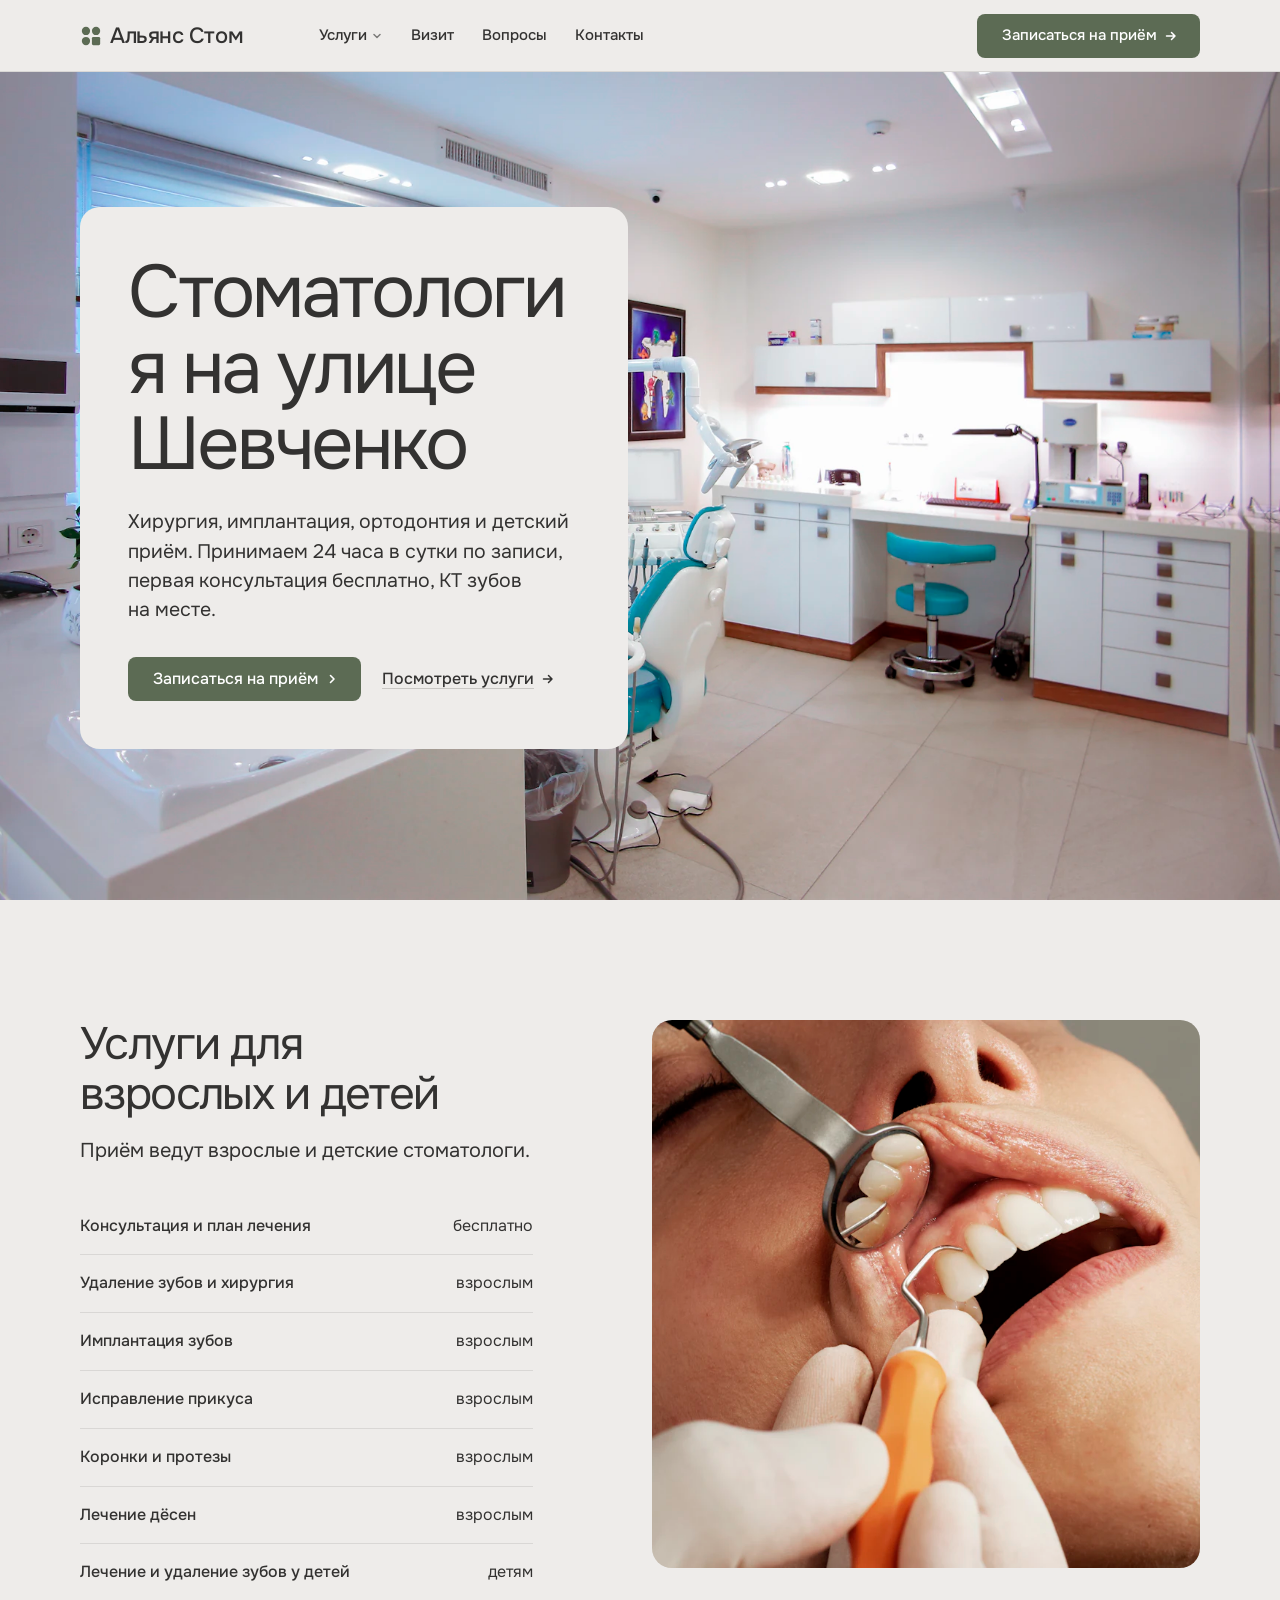
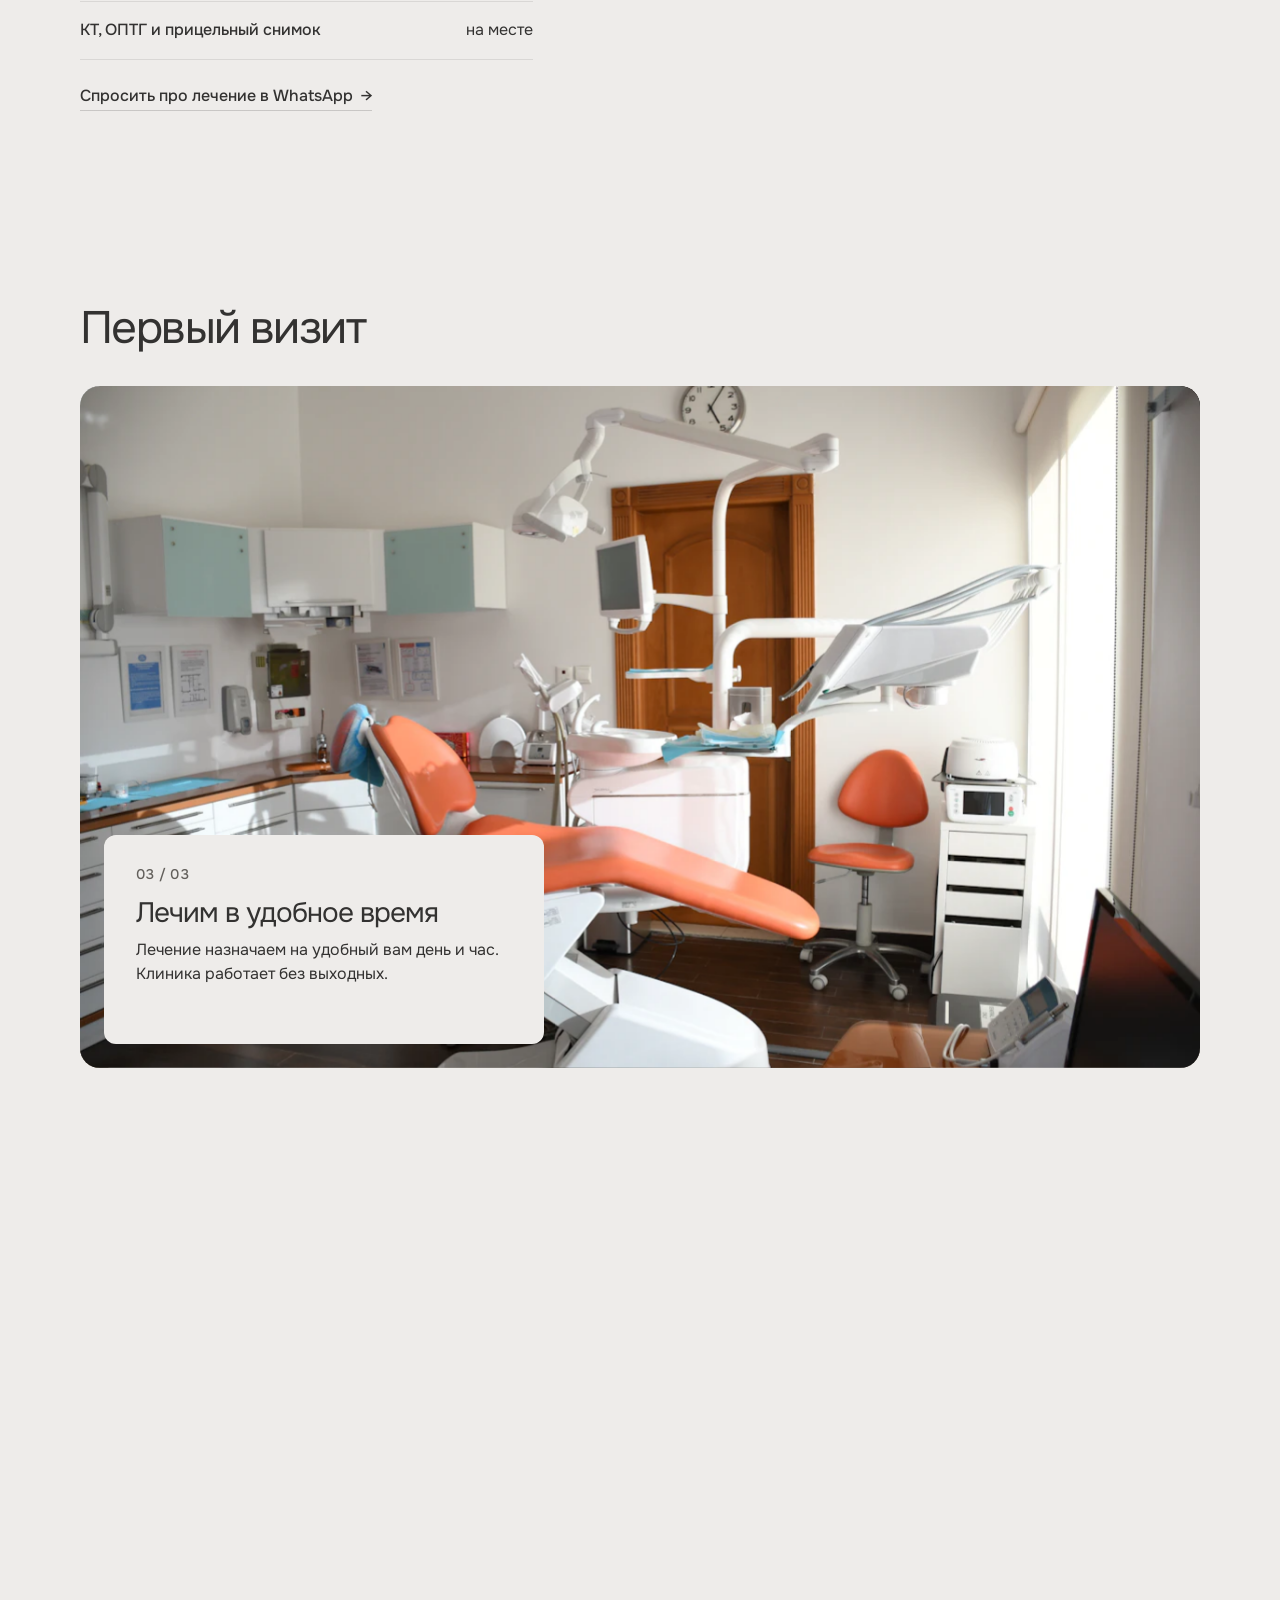
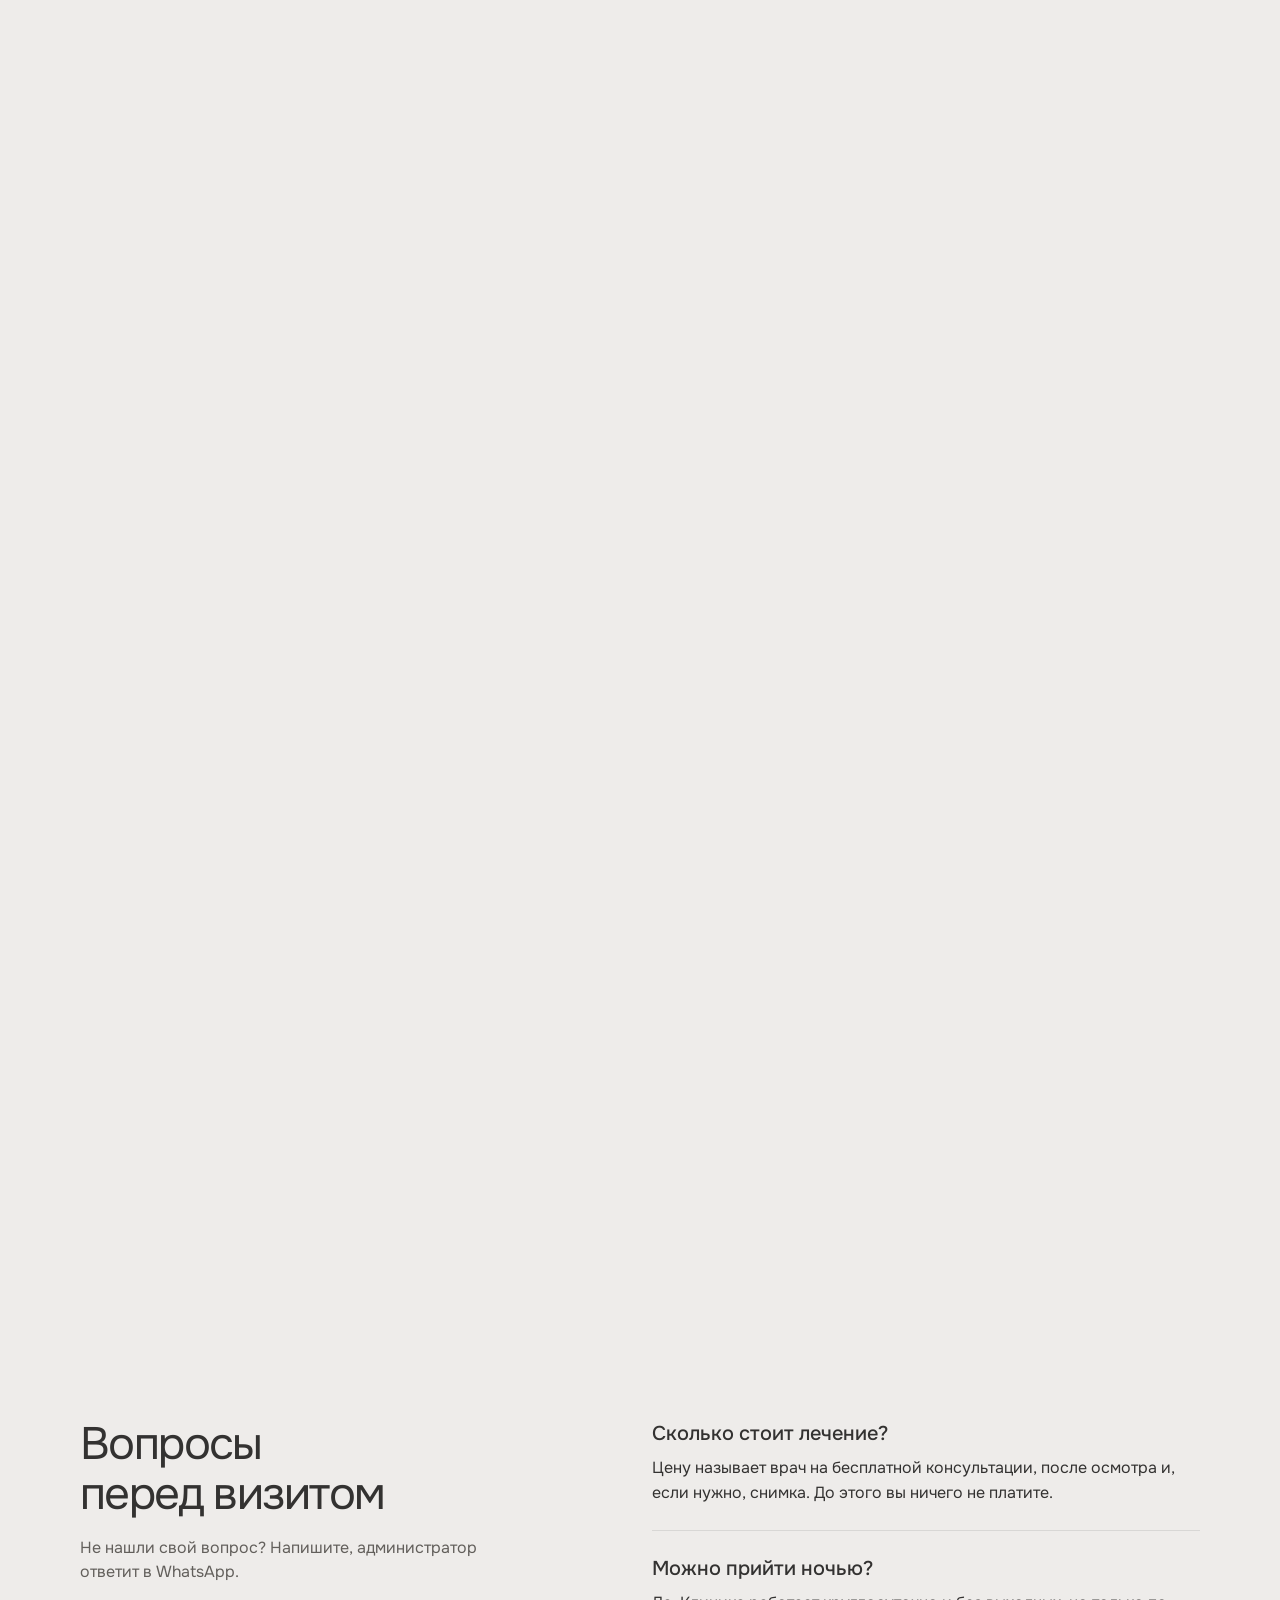
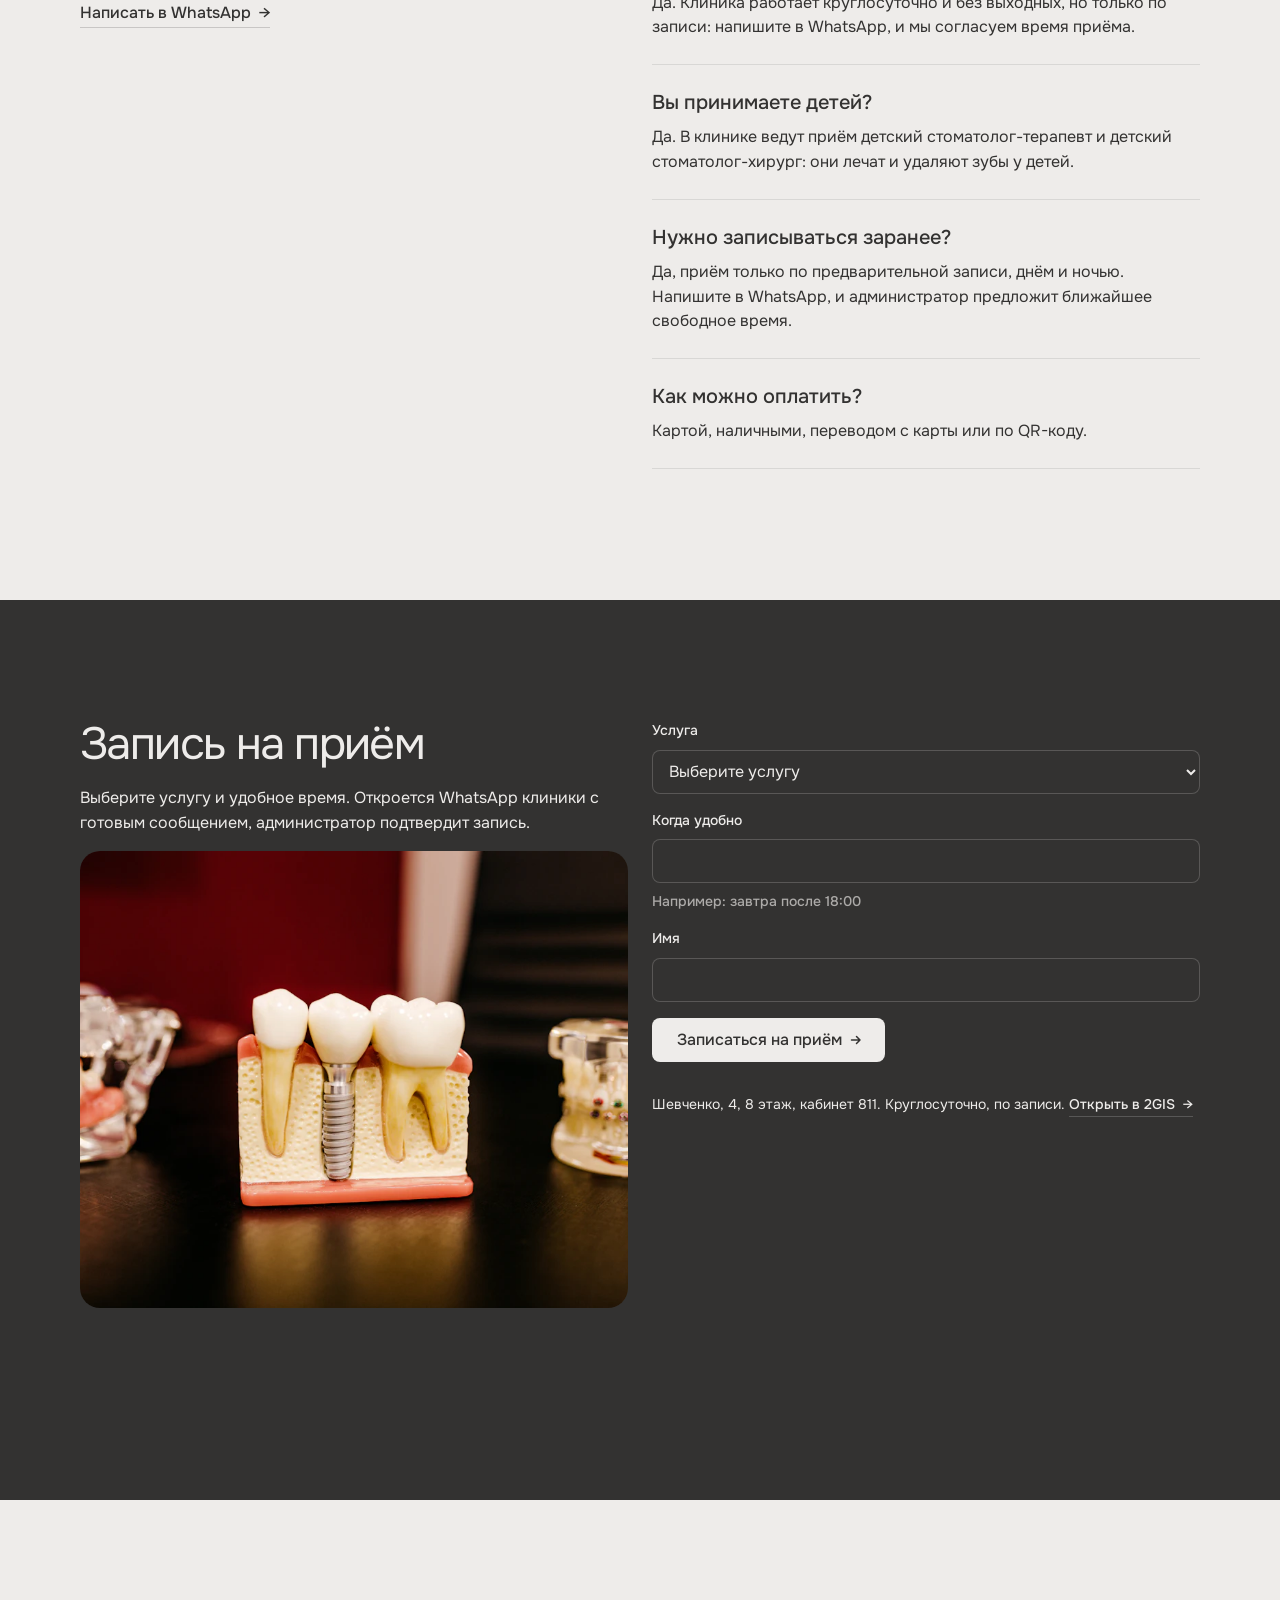
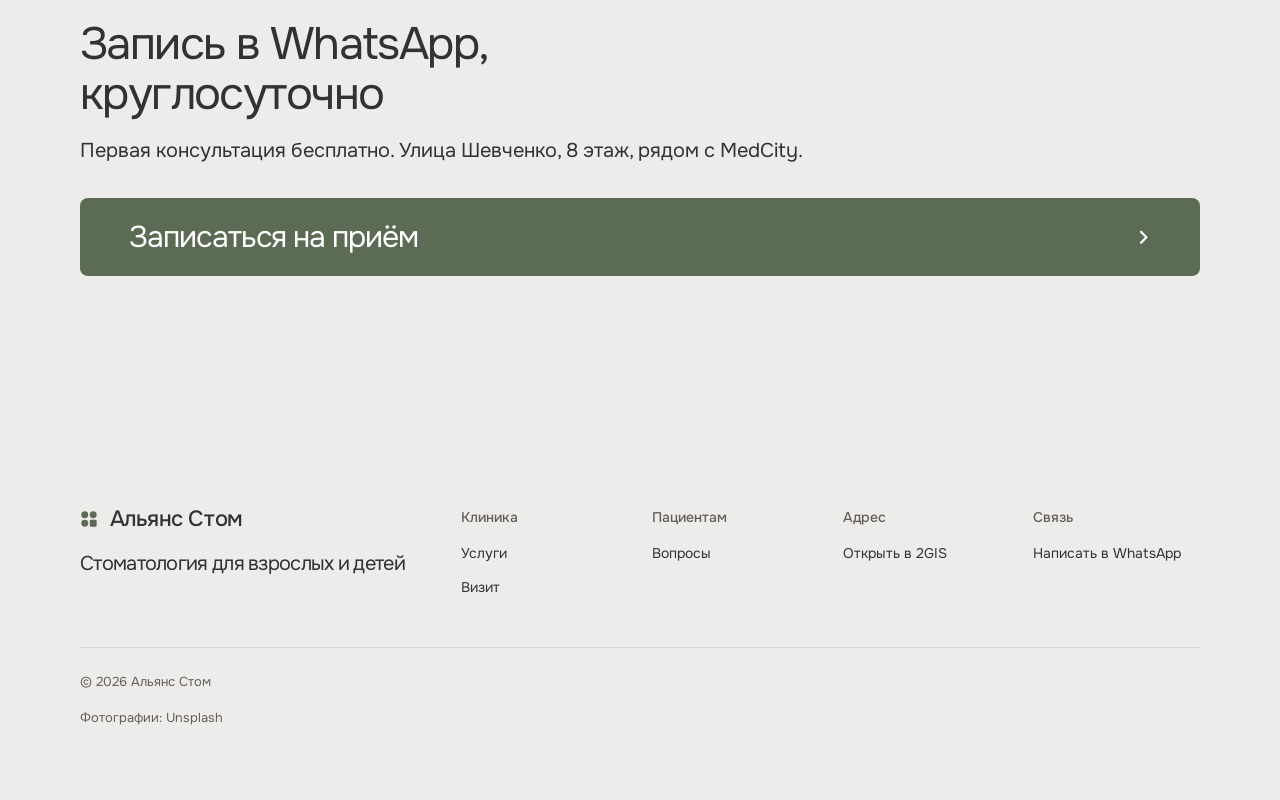
<file: alyans-stom/index.html>
<!doctype html>
<html lang="ru" data-type="service" data-radius="soft" data-buttons="arrow" data-motion>
<head>
<meta charset="utf-8">
<meta name="viewport" content="width=device-width, initial-scale=1, viewport-fit=cover">
<title>Альянс Стом: стоматология на улице Шевченко в Бишкеке</title>
<meta name="description" content="Клиника на 8 этаже рядом с MedCity принимает круглосуточно по записи: хирургия, имплантация, ортодонтия, детский приём и КТ зубов. Первая консультация бесплатно.">
<meta property="og:type" content="website">
<meta property="og:title" content="Альянс Стом: стоматология на улице Шевченко в Бишкеке">
<meta property="og:description" content="Круглосуточно по записи, первая консультация бесплатно, КТ зубов на месте.">
<meta property="og:image" content="share.jpg">
<meta name="twitter:card" content="summary_large_image">
<link rel="icon" href="favicon.svg" type="image/svg+xml">
<meta name="theme-color" content="#eeecea">
<!-- <link rel="canonical" href="https://[домен клиники]/"> -->
<meta name="site-kind" content="other">
<meta name="page-type" content="service">
<link rel="preconnect" href="https://fonts.googleapis.com">
<link rel="preconnect" href="https://fonts.gstatic.com" crossorigin>
<link href="https://fonts.googleapis.com/css2?family=Onest:wght@400..700&display=swap" rel="stylesheet">
<link rel="stylesheet" href="assets/system.css">
<link rel="stylesheet" href="assets/ui/cards.css">
<link rel="stylesheet" href="assets/motion/motion.css">
<link rel="stylesheet" href="assets/layout/layout.css">
<style>
:root {
  --p-bg: #eeecea; --p-surface: #e4e1dd; --p-ink: #333231; --p-muted: #625f5b;
  --p-accent: #5c6b54; --p-accent-ink: #ffffff; --p-action: #5c6b54; --p-action-ink: #ffffff;
  --p-inv-bg: #333231; --p-inv-surface: #3e3d3c; --p-inv-ink: #eeecea; --p-inv-muted: #adaba9;
  --p-inv-accent: #eeecea; --p-inv-accent-ink: #333231; --p-inv-action: #eeecea; --p-inv-action-ink: #333231;
  --font-display: "Onest", system-ui, sans-serif;
  --font-text: "Onest", system-ui, sans-serif;
  --display-weight: 400;
  --display-tracking: -0.035em;
  --display-tracking-xl: -0.04em;
}
</style>
<script>document.documentElement.classList.add('m-enter');setTimeout(()=>document.documentElement.classList.add('m-enter-done'),700)</script>
<script>document.documentElement.classList.add('mo-js');setTimeout(()=>document.documentElement.classList.add('mo-safe'),2500)</script>
<link rel="modulepreload" href="assets/moments/moments.js">
<link rel="modulepreload" href="assets/moments/lib.js">
<link rel="modulepreload" href="assets/moments/photo-chapters/moment.js">
<style>
  #services .services__pic { aspect-ratio: 1 / 1; }
  #services .services__ask { margin-top: var(--s-5); }
  /* the stacked services list and its photograph take two screens at the tablet */
  @media (min-width: 640px) and (max-width: 1023px) {
    #services { --h: 2 }
    /* at rest the chapters stack one a row and take two whole tablet screens */
    main > #first-visit:not(.is-live) { min-height: calc(2 * 100svh) }
    #first-visit:not(.is-live) .mo-ph__list { grid-template-columns: minmax(0, 1fr) }
  }
  @media (max-width: 359px) { footer .btn--xl.btn--wide { font-size: 16px; padding-inline: var(--s-5) } }
  @media (max-width: 639px) {
    #services { --hm: 2 }
    #services .services__pic { aspect-ratio: 4 / 7; }
    #booking .booking__pic, #faq .faq__item--wide { display: none }
    /* at rest (reduced motion) the stacked chapters take two whole phone screens */
    main > #first-visit:not(.is-live) { min-height: calc(2 * 100lvh) }
  }
</style>
</head>
<body>
<!-- type: service (стоматологическая клиника)
     deal: hero photo, nav nav-mega, close close-type, footer footer-columns, rhythm dark-band, buttons arrow, mark dots, grounds none
     palette three-stones: каменный фон и приглушённая олива вместо привычного всем клиникам голубого; type onest (первая пара скилла для услуг с кириллицей)
     moments: photo-chapters в #first-visit -->

<header class="nav">
  <div class="wrap nav__bar">
    <a class="skip-link" href="#top">К содержанию</a>
    <a class="nav__logo" href="#top"><span class="mark" data-mark="dots" aria-hidden="true"></span>Альянс Стом</a>
    <nav class="nav__links" aria-label="Главное меню">
      <div class="nav__item">
        <a class="nav__link" href="#services">Услуги <svg class="chev" viewBox="0 0 12 12" aria-hidden="true"><path d="M3 4.5l3 3 3-3" fill="none" stroke="currentColor" stroke-width="1.5" stroke-linecap="round" stroke-linejoin="round"/></svg></a>
        <div class="nav__menu">
          <div class="wrap grid">
            <div class="menu-col span-3">
              <p class="t-label">Взрослым</p>
              <a href="#svc-consult">Консультация<span>Осмотр и план, бесплатно</span></a>
              <a href="#svc-implant">Имплантация<span>Имплант вместо зуба</span></a>
              <a href="#svc-ortho">Ортодонтия<span>Исправление прикуса</span></a>
            </div>
            <div class="menu-col span-3">
              <p class="t-label">Детям и снимки</p>
              <a href="#svc-kids">Детский приём<span>Терапевт и хирург</span></a>
              <a href="#svc-ct">КТ и снимки<span>КТ, ОПТГ, прицельный</span></a>
            </div>
            <a class="menu-card span-3 start-10" href="#first-visit">
              <div class="panel"><img class="frame__img" src="../img/d-xray.webp" alt="Врач рассматривает рентгеновский снимок зубов" loading="lazy"></div>
              <span class="t-card">КТ на месте</span>
              <span class="t-small muted">Снимок без поездки в центр</span>
            </a>
          </div>
        </div>
      </div>
      <div class="nav__item"><a class="nav__link" href="#first-visit">Визит</a></div>
      <div class="nav__item"><a class="nav__link" href="#faq">Вопросы</a></div>
      <div class="nav__item"><a class="nav__link" href="#contact">Контакты</a></div>
    </nav>
    <div class="nav__actions">
      <a class="btn btn--primary" href="#booking">Записаться на приём</a>
    </div>
    <button class="nav__toggle" type="button" aria-expanded="false" aria-label="Меню">
      <svg width="18" height="18" viewBox="0 0 18 18" aria-hidden="true"><path d="M2 5h14M2 13h14" stroke="currentColor" stroke-width="1.6" stroke-linecap="round"/></svg>
    </button>
  </div>
</header>

<main id="top">
  <section class="hero hero--photo" data-enter data-calm="left" aria-labelledby="hero-h">
    <img class="hero__bg" src="../img/d-hero.webp" alt="Светлый стоматологический кабинет с креслом, рентгеном и рабочим столом врача" style="--ly-pos: 72% 55%; --ly-pos-phone: 62% 60%" fetchpriority="high" data-source="library" data-subject="стоматологический кабинет">
    <div class="wrap"><div class="hero-text">
      <div class="hero__text">
        <h1 id="hero-h">Стоматология на улице Шевченко</h1>
        <p class="hero__lead">Хирургия, имплантация, ортодонтия и детский приём. Принимаем 24 часа в сутки по записи, первая консультация бесплатно, КТ зубов на месте.</p>
        <div class="btn-row"><a class="btn btn--primary" href="#booking">Записаться на приём<svg class="m-arrow" viewBox="0 0 12 12" aria-hidden="true"><path class="m-arrow__stem" d="M1 6h8"/><path class="m-arrow__head" d="M4.5 2.5 8 6l-3.5 3.5"/></svg></a><a class="btn btn--secondary" href="#services">Посмотреть услуги</a></div>
      </div>
    </div></div>
  </section>

  <section class="section" id="services" aria-labelledby="services-h">
    <div class="wrap">
      <div class="grid grid--top fill">
        <div class="span-5">
          <div class="section-head">
            <h2 id="services-h">Услуги для взрослых и детей</h2>
            <p>Приём ведут взрослые и детские стоматологи.</p>
          </div>
          <ul class="rows">
            <li id="svc-consult"><span class="rows__name">Консультация и план лечения</span><span class="rows__value">бесплатно</span></li>
            <li id="svc-surgery"><span class="rows__name">Удаление зубов и хирургия</span><span class="rows__value">взрослым</span></li>
            <li id="svc-implant"><span class="rows__name">Имплантация зубов</span><span class="rows__value">взрослым</span></li>
            <li id="svc-ortho"><span class="rows__name">Исправление прикуса</span><span class="rows__value">взрослым</span></li>
            <li id="svc-prost"><span class="rows__name">Коронки и протезы</span><span class="rows__value">взрослым</span></li>
            <li id="svc-perio"><span class="rows__name">Лечение дёсен</span><span class="rows__value">взрослым</span></li>
            <li id="svc-kids"><span class="rows__name">Лечение и удаление зубов у детей</span><span class="rows__value">детям</span></li>
            <li id="svc-ct"><span class="rows__name">КТ, ОПТГ и прицельный снимок</span><span class="rows__value">на месте</span></li>
          </ul>
          <p class="services__ask"><a class="link" href="https://wa.me/996509141003?text=%D0%97%D0%B4%D1%80%D0%B0%D0%B2%D1%81%D1%82%D0%B2%D1%83%D0%B9%D1%82%D0%B5%2C%20%D1%85%D0%BE%D1%87%D1%83%20%D1%81%D0%BF%D1%80%D0%BE%D1%81%D0%B8%D1%82%D1%8C%20%D0%BF%D1%80%D0%BE%20%D0%BB%D0%B5%D1%87%D0%B5%D0%BD%D0%B8%D0%B5" target="_blank" rel="noopener">Спросить про лечение в WhatsApp</a></p>
        </div>
        <div class="frame frame--photo span-6 start-7 services__pic">
          <img class="frame__img" src="../img/d-exam.webp" alt="Стоматолог осматривает пациентку в кресле" loading="lazy" data-source="library" data-subject="осмотр у стоматолога">
        </div>
      </div>
    </div>
  </section>

  <section class="section" id="first-visit" data-moment="photo-chapters" aria-labelledby="visit-h">
    <div class="wrap mo-ph">
      <div class="mo-ph__head"><h2 id="visit-h">Первый визит</h2></div>
      <ol class="mo-ph__list">
        <li class="mo-ph__ch">
          <figure class="mo-ph__pic"><img src="../img/d-talk.webp" alt="Врач беседует с пациентом перед осмотром" width="1200" height="900"></figure>
          <h3>Осматриваем и объясняем</h3>
          <p>Врач смотрит зубы, слушает, что беспокоит, и говорит, что нужно делать. Консультация бесплатная.</p>
        </li>
        <li class="mo-ph__ch">
          <figure class="mo-ph__pic"><img src="../img/d-xray.webp" alt="Врач рассматривает рентгеновский снимок зубов" width="1000" height="667"></figure>
          <h3>Делаем снимок на месте</h3>
          <p>Прицельный снимок, панорамный ОПТГ или КТ делают здесь же. Ехать в другой центр не нужно.</p>
        </li>
        <li class="mo-ph__ch">
          <figure class="mo-ph__pic"><img src="../img/d-chair.webp" alt="Стоматологическое кресло в кабинете клиники" width="1200" height="800"></figure>
          <h3>Лечим в удобное время</h3>
          <p>Лечение назначаем на удобный вам день и час. Клиника работает без выходных.</p>
        </li>
      </ol>
    </div>
  </section>

  <section class="section" id="faq" aria-labelledby="faq-h">
    <div class="wrap">
      <div class="grid grid--top">
        <div class="span-5 stack-4">
          <h2 id="faq-h">Вопросы перед визитом</h2>
          <p class="muted">Не нашли свой вопрос? Напишите, администратор ответит в WhatsApp.</p>
          <p><a class="link" href="https://wa.me/996509141003?text=%D0%97%D0%B4%D1%80%D0%B0%D0%B2%D1%81%D1%82%D0%B2%D1%83%D0%B9%D1%82%D0%B5%2C%20%D1%83%20%D0%BC%D0%B5%D0%BD%D1%8F%20%D0%B2%D0%BE%D0%BF%D1%80%D0%BE%D1%81" target="_blank" rel="noopener">Написать в WhatsApp</a></p>
        </div>
        <div class="faq span-6 start-7">
          <div class="faq__item"><h3>Сколько стоит лечение?</h3><p>Цену называет врач на бесплатной консультации, после осмотра и, если нужно, снимка. До этого вы ничего не платите.</p></div>
          <div class="faq__item"><h3>Можно прийти ночью?</h3><p>Да. Клиника работает круглосуточно и без выходных, но только по записи: напишите в WhatsApp, и мы согласуем время приёма.</p></div>
          <div class="faq__item"><h3>Вы принимаете детей?</h3><p>Да. В клинике ведут приём детский стоматолог-терапевт и детский стоматолог-хирург: они лечат и удаляют зубы у детей.</p></div>
          <div class="faq__item faq__item--wide"><h3>Нужно записываться заранее?</h3><p>Да, приём только по предварительной записи, днём и ночью. Напишите в WhatsApp, и администратор предложит ближайшее свободное время.</p></div>
          <div class="faq__item"><h3>Как можно оплатить?</h3><p>Картой, наличными, переводом с карты или по QR-коду.</p></div>
        </div>
      </div>
    </div>
  </section>

  <section class="section ground-inverse" id="booking" aria-labelledby="booking-h">
    <div class="wrap">
      <div class="grid grid--top">
        <div class="span-6 stack-4">
          <h2 id="booking-h">Запись на приём</h2>
          <p>Выберите услугу и удобное время. Откроется WhatsApp клиники с готовым сообщением, администратор подтвердит запись.</p>
          <div class="frame frame--photo booking__pic" style="aspect-ratio: 6 / 5">
            <img class="frame__img" src="../img/d-implant.webp" alt="Модель зуба с имплантом в руках врача" loading="lazy" data-source="library" data-subject="имплантация">
          </div>
        </div>
        <div class="span-6 start-7">
          <form class="form" action="https://wa.me/996509141003" method="get" target="_blank" novalidate data-endpoint="" data-fix="Заполните поля: {n}" id="booking-form">
            <input type="hidden" name="text" id="f-text" value="">
            <div class="field field--full"><label for="f-service">Услуга</label>
              <select id="f-service" required aria-describedby="f-service-err">
                <option value="">Выберите услугу</option>
                <option>Консультация</option>
                <option>Хирургия</option>
                <option>Имплантация</option>
                <option>Ортодонтия</option>
                <option>Протезирование</option>
                <option>Пародонтология</option>
                <option>Детский приём</option>
                <option>КТ и снимки</option>
              </select>
              <p class="field__error" id="f-service-err" hidden>Выберите услугу. Если не знаете какую, выберите консультацию.</p></div>
            <div class="field field--full"><label for="f-when">Когда удобно</label>
              <input id="f-when" type="text" autocomplete="off" required aria-describedby="f-when-err f-when-hint">
              <p class="t-small muted" id="f-when-hint">Например: завтра после 18:00</p>
              <p class="field__error" id="f-when-err" hidden>Напишите день и время, когда вам удобно прийти.</p></div>
            <div class="field field--full"><label for="f-name">Имя</label>
              <input id="f-name" type="text" autocomplete="given-name" required minlength="2" aria-describedby="f-name-err">
              <p class="field__error" id="f-name-err" hidden>Напишите, как к вам обращаться.</p></div>
            <div class="btn-row"><button class="btn btn--primary" type="submit">Записаться на приём</button></div>
            <p class="form__status" role="status" data-form-status></p>
            <p class="t-small">Шевченко, 4, 8 этаж, кабинет 811. Круглосуточно, по записи. <a class="link" href="https://2gis.kg/bishkek/firm/70000001051209665" target="_blank" rel="noopener">Открыть в 2GIS</a></p>
          </form>
        </div>
      </div>
    </div>
  </section>
</main>

<footer class="footer closing" id="contact" aria-labelledby="close-h">
  <div class="wrap">
    <div class="closing__cta close--type">
      <div class="section-head">
        <h2 id="close-h">Запись в WhatsApp, круглосуточно</h2>
        <p class="t-small muted">Первая консультация бесплатно. Улица Шевченко, 8 этаж, рядом с MedCity.</p>
      </div>
      <a class="btn btn--primary btn--xl btn--wide" href="#booking">Записаться на приём<svg class="m-arrow" viewBox="0 0 12 12" aria-hidden="true"><path class="m-arrow__stem" d="M1 6h8"/><path class="m-arrow__head" d="M4.5 2.5 8 6l-3.5 3.5"/></svg></a>
    </div>
    <div class="closing__links">
      <div class="grid">
        <div class="span-4 stack-4">
          <a class="nav__logo" href="#top"><span class="mark" data-mark="dots" aria-hidden="true"></span>Альянс Стом</a>
          <p class="footer__lede">Стоматология для взрослых и детей</p>
        </div>
        <div class="span-2 footer__col"><h3>Клиника</h3><ul><li><a href="#services">Услуги</a></li><li><a href="#first-visit">Визит</a></li></ul></div>
        <div class="span-2 footer__col"><h3>Пациентам</h3><ul><li><a href="#faq">Вопросы</a></li></ul></div>
        <div class="span-2 footer__col"><h3>Адрес</h3><ul><li><a href="https://2gis.kg/bishkek/firm/70000001051209665" target="_blank" rel="noopener">Открыть в 2GIS</a></li></ul></div>
        <div class="span-2 footer__col"><h3>Связь</h3><ul><li><a href="https://wa.me/996509141003?text=%D0%97%D0%B4%D1%80%D0%B0%D0%B2%D1%81%D1%82%D0%B2%D1%83%D0%B9%D1%82%D0%B5%2C%20%D1%83%20%D0%BC%D0%B5%D0%BD%D1%8F%20%D0%B2%D0%BE%D0%BF%D1%80%D0%BE%D1%81" target="_blank" rel="noopener">Написать в WhatsApp</a></li></ul></div>
      </div>
      <div class="footer__legal">
        <span>&copy; 2026 Альянс Стом</span>
        <div class="socials"></div>
        <span class="credits">Фотографии: Unsplash</span>
      </div>
    </div>
  </div>
</footer>

<nav class="actionbar" aria-label="Быстрые действия">
  <a class="btn btn--primary" href="#booking">Записаться на приём</a>
</nav>

<script>
document.getElementById('booking-form').addEventListener('submit', function () {
  var v = function (id) { return document.getElementById(id).value.trim(); };
  document.getElementById('f-text').value = 'Здравствуйте! Хочу записаться в Альянс Стом.\nУслуга: ' + v('f-service') + '\nКогда удобно: ' + v('f-when') + '\nИмя: ' + v('f-name');
}, true);
</script>
<script type="module" src="assets/system.js"></script>
<script type="module" src="assets/motion/motion.js"></script>
<script type="module" src="assets/layout/layout.js"></script>
</body>
</html>
</file>
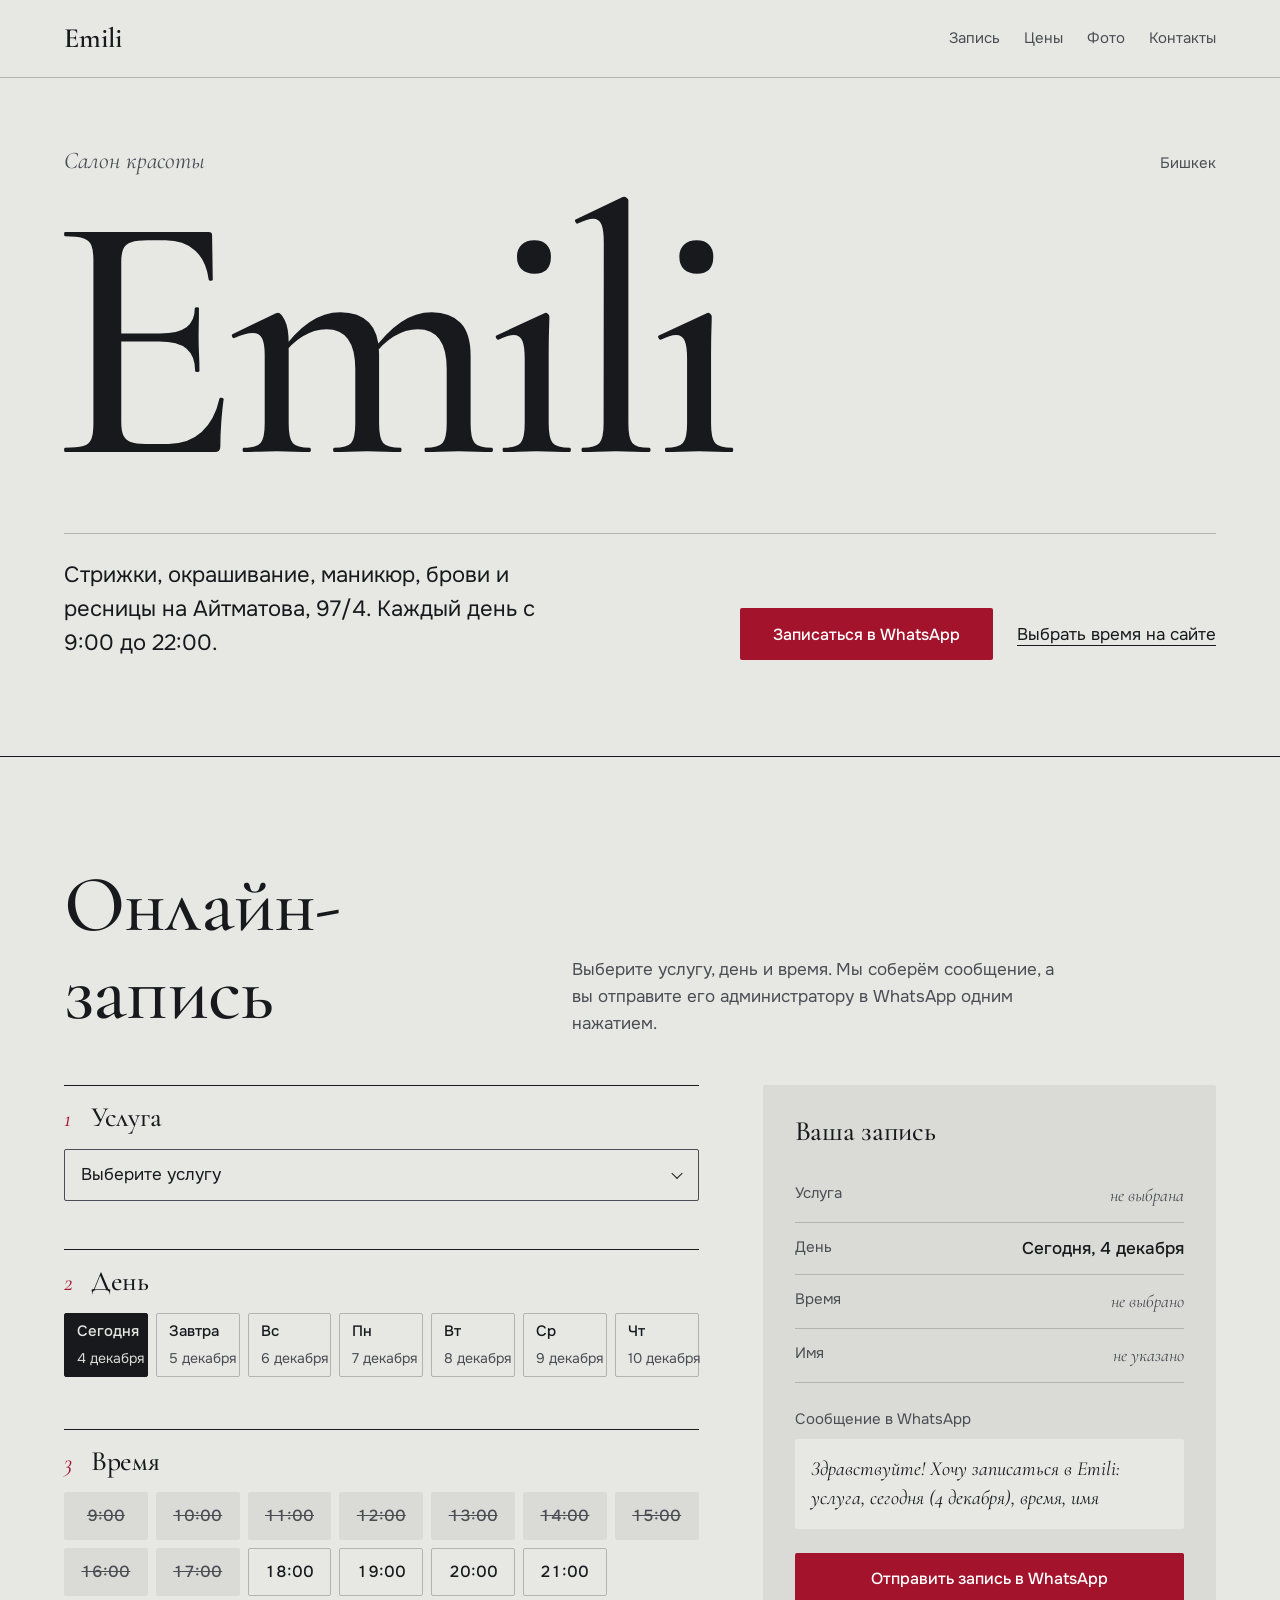
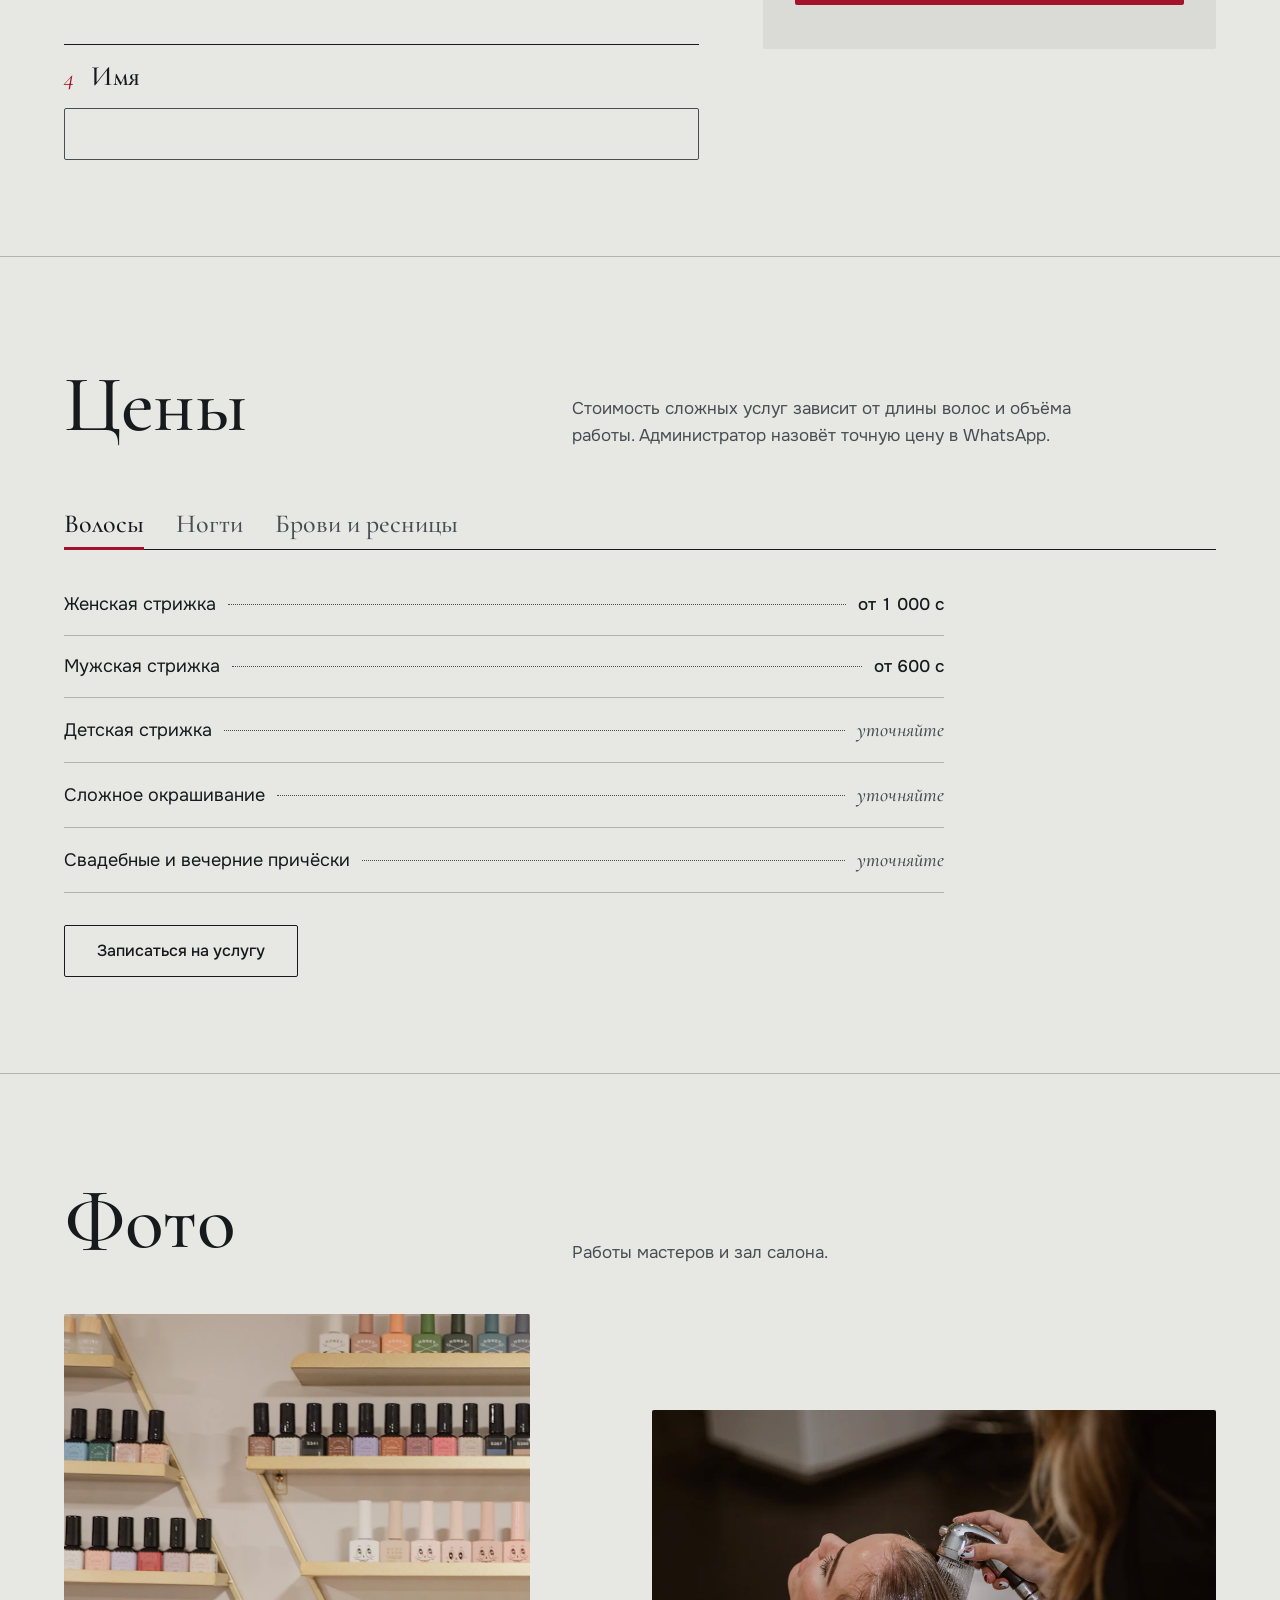
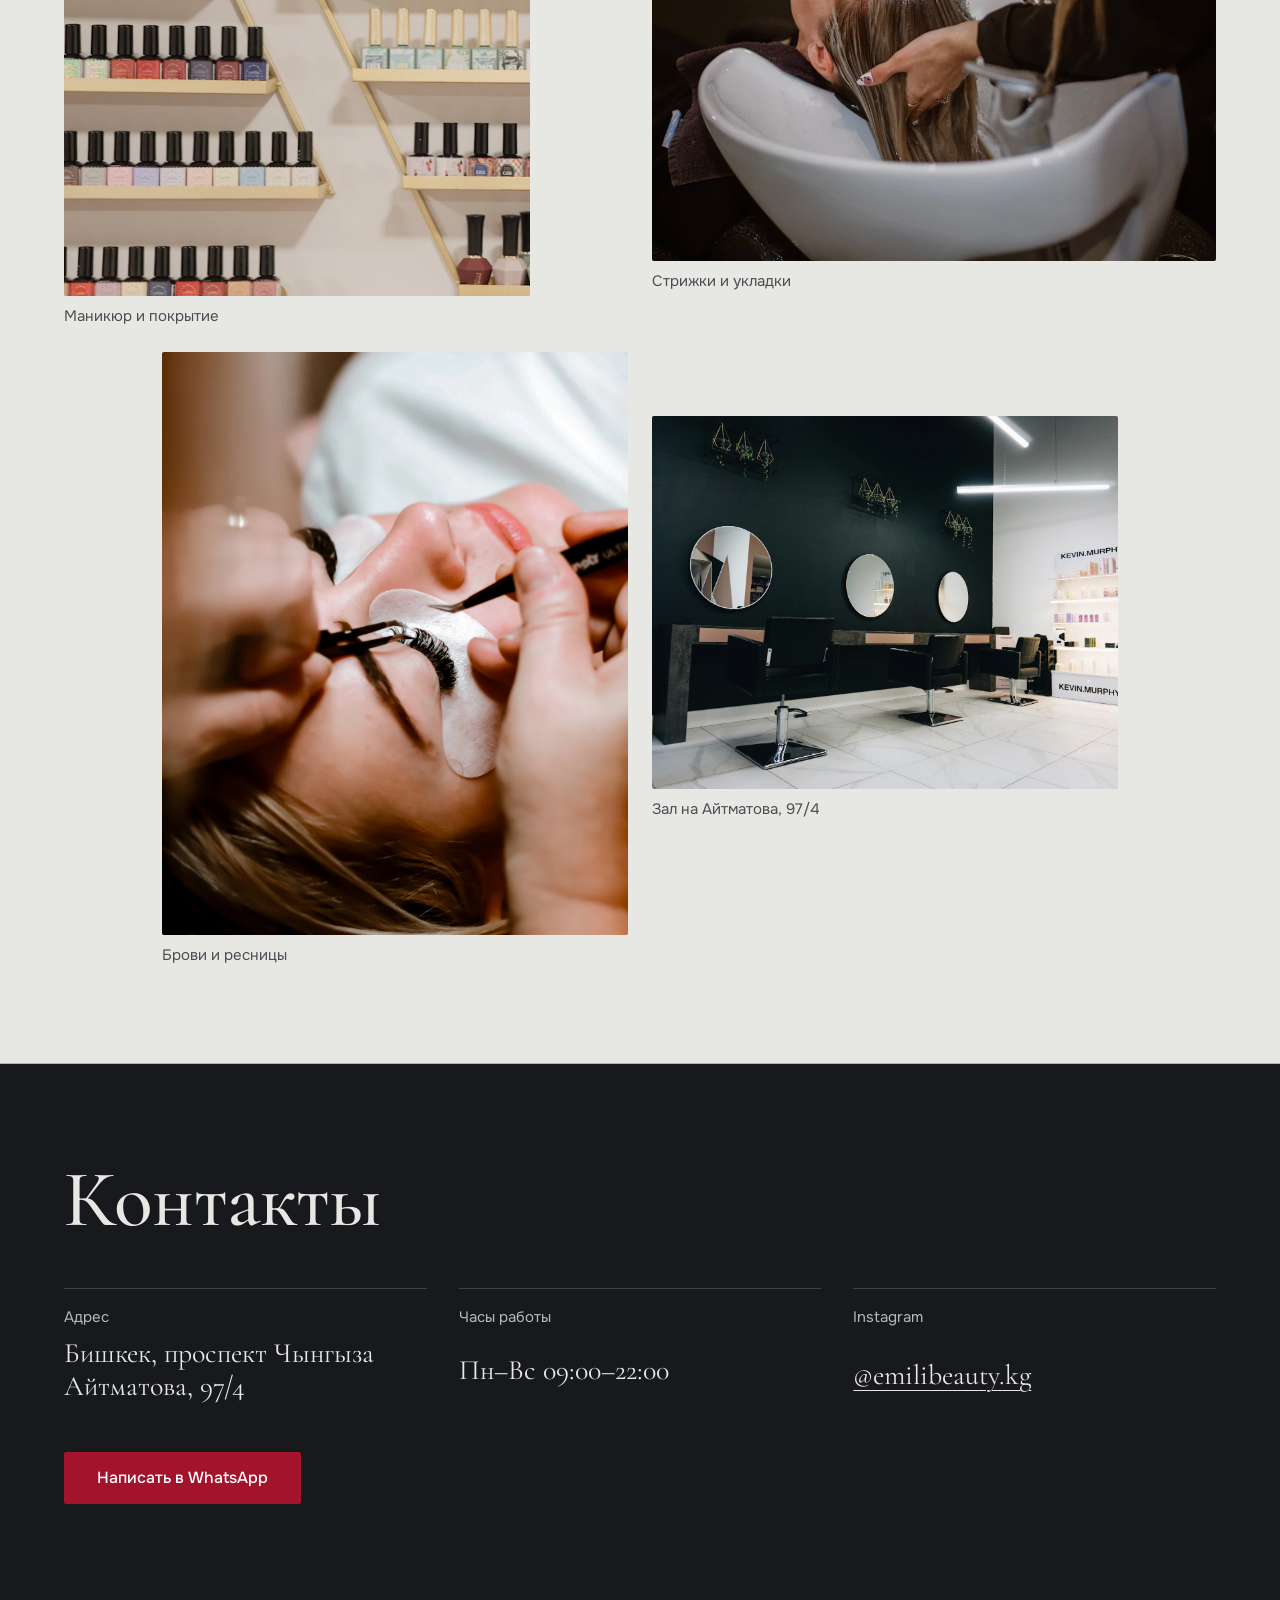
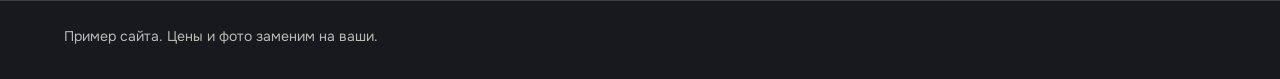
<file: emili/index.html>
<!doctype html>
<html lang="ru">
<head>
<meta charset="utf-8">
<meta name="viewport" content="width=device-width, initial-scale=1">
<title>Emili, салон красоты в Бишкеке. Онлайн-запись</title>
<meta name="description" content="Салон красоты Emili на Айтматова, 97/4. Стрижки, окрашивание, маникюр, брови и ресницы. Каждый день с 9:00 до 22:00. Запись в WhatsApp.">
<link rel="preconnect" href="https://fonts.googleapis.com">
<link rel="preconnect" href="https://fonts.gstatic.com" crossorigin>
<link href="https://fonts.googleapis.com/css2?family=Cormorant+Garamond:ital,wght@0,400;0,500;0,600;1,400;1,500&family=Onest:wght@400;500;600&display=swap&subset=cyrillic" rel="stylesheet">
<style>
/* OD-LAYOUT-PRIMITIVES v1 : structure only: display, flex/grid, overflow, wrapping, ratio, geometry.
   Put this @layer first; product CSS outside the layer wins ordinary layout rules.
   Native hidden and closed-dialog states take precedence over component display rules. */
@layer od-layout {
  [hidden]:not([hidden="until-found" i]) { display: none !important; }
  dialog:not([open]) { display: none !important; }

  :where(.od-stack,.od-row,.od-row-top,.od-cluster,.od-grid,.od-field,.od-stat,.od-cell,.od-tile) > :where(*) { min-width: 0; }

  .od-stack   { display: flex; flex-direction: column; gap: var(--od-gap, 8px); }
  .od-row     { display: flex; align-items: center; gap: var(--od-gap, 8px); }
  .od-row-top { display: flex; align-items: flex-start; gap: var(--od-gap, 8px); }
  .od-cluster { display: flex; flex-wrap: wrap; align-items: center; gap: var(--od-gap, 8px); }
  .od-fill    { flex: 1 1 0; min-width: 0; }
  .od-fixed   { flex: none; }
  .od-grid    { display: grid; gap: var(--od-gap, 12px); grid-template-columns: repeat(var(--od-cols, 3), minmax(0, 1fr)); }

  .od-stat, .od-field, .od-cell { display: grid; gap: var(--od-gap, 2px); }
  :where(.od-stat,.od-field,.od-cell) > :where(*) { display: block; }
  .od-tile { display: grid; grid-template-rows: auto 1fr; }
  :where(.od-tile) > :where(*) { display: block; }

  .od-media { display: block; width: 100%; height: auto; aspect-ratio: var(--od-ratio, auto); }
  .od-media-cover { object-fit: cover; }

  .od-icon { display: inline-block; inline-size: var(--od-icon-size, 1em); block-size: var(--od-icon-size, 1em); flex: none; }

  .od-truncate { display: block; max-width: 100%; overflow: hidden; white-space: nowrap; text-overflow: ellipsis; }
  .od-clamp-2, .od-clamp-3 { display: -webkit-box; -webkit-box-orient: vertical; overflow: hidden; overflow-wrap: anywhere; }
  .od-clamp-2 { -webkit-line-clamp: 2; }
  .od-clamp-3 { -webkit-line-clamp: 3; }
  .od-lines-2 { min-height: calc(2 * 1.4em); }
  .od-nowrap  { white-space: nowrap; }
  .od-keep    { word-break: keep-all; overflow-wrap: anywhere; }

  .od-screen { display: grid; grid-template-rows: auto minmax(0, 1fr) auto; height: 100%; }
  .od-scroll { overflow-y: auto; overscroll-behavior: contain; min-height: 0; }

  .od-rail { display: flex; gap: var(--od-gap, 8px); overflow-x: auto; scroll-snap-type: x proximity; scrollbar-width: none;
             padding-inline: var(--od-rail-pad, 16px); scroll-padding-inline: var(--od-rail-pad, 16px); }
  .od-rail::-webkit-scrollbar { display: none; }
  :where(.od-rail) > :where(*) { flex: none; scroll-snap-align: start; }
  :where(.od-rail) > :where(:last-child) { margin-inline-end: var(--od-rail-pad, 16px); }

  .od-spacer { flex: none; visibility: hidden; pointer-events: none; }
  .od-touch  { min-width: 44px; min-height: 44px; }
}
:root [hidden]:where(:not([hidden="until-found" i])) { display: none; }
/* /OD-LAYOUT-PRIMITIVES v1 */

:root {
  /* бумага и чернила */
  --paper: #E7E7E4;
  --paper-2: #DADAD6;
  --paper-3: #CFCFCA;
  --ink: #17191D;
  --ink-2: #4A4D53;
  --rule: #B4B4AE;
  --lacquer: #A3132B;
  --lacquer-dark: #7F0E21;
  --on-lacquer: #FFFFFF;

  --serif: "Cormorant Garamond", "Times New Roman", serif;
  --sans: "Onest", system-ui, -apple-system, "Segoe UI", sans-serif;

  --fs-body: 1.0625rem;   /* 17px */
  --fs-small: 0.9375rem;  /* 15px */
  --fs-lead: 1.25rem;
  --fs-h3: 1.75rem;
  --fs-h2: clamp(2.75rem, 7vw, 5rem);
  --fs-hero: clamp(6.5rem, 33vw, 22rem);

  --s1: 4px; --s2: 8px; --s3: 12px; --s4: 16px; --s5: 24px; --s6: 32px;
  --s7: 48px; --s8: 64px; --s9: 96px; --s10: 128px;

  --page-pad: clamp(20px, 5vw, 64px);
  --max: 1280px;
  --radius: 2px;

  --dur: 200ms;
  --ease-out: cubic-bezier(.2,.7,.2,1);
}

*, *::before, *::after { box-sizing: border-box; }
html { -webkit-text-size-adjust: 100%; scroll-behavior: smooth; }
body {
  margin: 0;
  background: var(--paper);
  color: var(--ink);
  font-family: var(--sans);
  font-size: var(--fs-body);
  line-height: 1.6;
  overflow-x: clip;
  -webkit-font-smoothing: antialiased;
}
img { max-width: 100%; }
a { color: inherit; }
p { margin: 0; }
h1, h2, h3 { margin: 0; font-family: var(--serif); font-weight: 500; line-height: 1; letter-spacing: -0.01em; }

:focus-visible { outline: 2px solid var(--lacquer); outline-offset: 3px; }

.wrap { width: 100%; max-width: var(--max); margin-inline: auto; padding-inline: var(--page-pad); }

.skip {
  position: absolute; left: var(--s4); top: var(--s4);
  padding: var(--s3) var(--s4); background: var(--ink); color: var(--paper);
  transform: translateY(-200%);
}
.skip:focus { transform: none; }

/* кнопки */
.btn {
  max-width: 100%;
  display: inline-flex; align-items: center; justify-content: center;
  min-height: 52px; padding: 0 var(--s6);
  border: 1px solid transparent; border-radius: var(--radius);
  font: 500 1rem/1.2 var(--sans); text-decoration: none; text-align: center;
  cursor: pointer;
  transition: background-color var(--dur) var(--ease-out), color var(--dur) var(--ease-out), border-color var(--dur) var(--ease-out);
}
.btn-primary { background: var(--lacquer); color: var(--on-lacquer); }
.btn-ghost { background: transparent; color: var(--ink); border-color: var(--ink); }
@media (hover: hover) {
  .btn-primary:hover { background: var(--lacquer-dark); color: var(--on-lacquer); }
  .btn-ghost:hover { background: var(--ink); color: var(--paper); }
}
.btn:disabled { background: var(--paper-3); color: var(--ink-2); cursor: not-allowed; }

.text-link {
  display: inline-flex; align-items: center; min-height: 44px;
  color: var(--ink); text-decoration: underline; text-decoration-thickness: 1px; text-underline-offset: 5px;
}
@media (hover: hover) { .text-link:hover { color: var(--lacquer); } }

/* шапка */
.masthead {
  display: flex; align-items: center; justify-content: space-between; gap: var(--s4);
  padding-block: var(--s4);
  border-bottom: 1px solid var(--rule);
}
.masthead .brand { font-family: var(--serif); font-size: 1.75rem; font-weight: 600; text-decoration: none; min-height: 44px; display: inline-flex; align-items: center; }
.masthead nav ul { list-style: none; margin: 0; padding: 0; display: flex; gap: var(--s5); }
.masthead nav a { display: inline-flex; align-items: center; min-height: 44px; font-size: var(--fs-small); text-decoration: none; color: var(--ink-2); }
@media (hover: hover) { .masthead nav a:hover { color: var(--ink); text-decoration: underline; text-underline-offset: 5px; } }
.masthead .nav-wide { display: none; }
@media (min-width: 768px) { .masthead .nav-wide { display: block; } .masthead .nav-short { display: none; } }

/* первый экран */
.hero { padding-block: var(--s7) var(--s8); border-bottom: 1px solid var(--ink); }
.hero-kicker {
  display: flex; justify-content: space-between; align-items: baseline; gap: var(--s4);
  font-family: var(--serif); font-style: italic; font-size: 1.5rem; color: var(--ink-2);
}
.hero-kicker .city { font-family: var(--sans); font-style: normal; font-size: var(--fs-small); }
.hero h1 {
  font-size: var(--fs-hero);
  font-weight: 500;
  line-height: .82;
  letter-spacing: -0.035em;
  margin-top: var(--s4);
  margin-left: -0.04em;
}
.hero h1 .ch { display: inline-block; }
.hero-foot {
  display: grid; gap: var(--s6);
  margin-top: var(--s7);
  padding-top: var(--s5);
  border-top: 1px solid var(--rule);
}
.hero-foot .lead { font-size: var(--fs-lead); line-height: 1.55; max-width: 34ch; }
.hero-actions { display: flex; flex-wrap: wrap; align-items: center; gap: var(--s3) var(--s5); }
@media (min-width: 768px) {
  .hero { padding-block: var(--s8) var(--s9); }
  .hero-foot { grid-template-columns: minmax(0, 1fr) auto; align-items: end; }
  .hero-foot .lead { font-size: 1.375rem; }
}

/* разделы */
.section { padding-block: var(--s9); border-bottom: 1px solid var(--rule); }
.section-head { display: grid; grid-template-columns: minmax(0, 1fr); gap: var(--s4); margin-bottom: var(--s7); }
.section-head > * { min-width: 0; }
.section-head h2 { font-size: var(--fs-h2); line-height: 1.1; padding-top: 0.1em; overflow-wrap: anywhere; }
.section-head p { color: var(--ink-2); max-width: 46ch; }
@media (min-width: 1024px) {
  .section-head { grid-template-columns: 5fr 7fr; align-items: end; gap: var(--s7); }
  .section-head p { justify-self: start; }
}

/* запись */
.booking { display: grid; grid-template-columns: minmax(0, 1fr); gap: var(--s7); }
.booking > *, .booking-steps, .step, .summary { min-width: 0; width: 100%; }
@media (min-width: 1024px) { .booking { grid-template-columns: 7fr 5fr; gap: var(--s8); align-items: start; } }

.step { border-top: 1px solid var(--ink); padding-top: var(--s4); }
.step + .step { margin-top: var(--s7); }
.step-head { display: flex; align-items: baseline; gap: var(--s4); margin-bottom: var(--s4); }
.step-num { font-family: var(--serif); font-style: italic; font-size: 1.5rem; color: var(--lacquer); line-height: 1; min-width: 1ch; }
.step-title { font-family: var(--serif); font-size: var(--fs-h3); font-weight: 500; line-height: 1.1; }
.step-title label { cursor: pointer; }

.field-error { color: var(--lacquer); font-size: var(--fs-small); margin-top: var(--s2); }

.select-wrap { position: relative; }
.select-wrap::after {
  content: ""; position: absolute; right: 18px; top: 50%;
  width: 8px; height: 8px; border-right: 1.5px solid var(--ink); border-bottom: 1.5px solid var(--ink);
  transform: translateY(-70%) rotate(45deg); pointer-events: none;
}
select, input[type="text"] {
  width: 100%; min-height: 52px;
  padding: 0 var(--s4);
  background: transparent; color: var(--ink);
  border: 1px solid var(--ink-2); border-radius: var(--radius);
  font: 400 1.0625rem/1.4 var(--sans);
}
select { appearance: none; -webkit-appearance: none; padding-right: 44px; cursor: pointer; }
select:focus-visible, input[type="text"]:focus-visible { outline: 2px solid var(--lacquer); outline-offset: 2px; border-color: var(--ink); }
[aria-invalid="true"] { border-color: var(--lacquer) !important; }

.days { --od-gap: 8px; --od-rail-pad: 0px; width: 100%; max-width: 100%; min-width: 0; margin-inline: 0; padding-bottom: var(--s1); overscroll-behavior-x: contain; }
.day {
  min-width: 96px; min-height: 64px; padding: var(--s2) var(--s3);
  border: 1px solid var(--rule); border-radius: var(--radius);
  background: transparent; color: var(--ink);
  text-align: left; cursor: pointer;
  font: inherit;
  transition: background-color var(--dur) var(--ease-out), border-color var(--dur) var(--ease-out), color var(--dur) var(--ease-out);
}
.day .d-top { font-weight: 500; font-size: var(--fs-small); line-height: 1.3; }
.day .d-sub { font-size: .875rem; color: var(--ink-2); line-height: 1.3; white-space: nowrap; }
.day[aria-pressed="true"] { background: var(--ink); border-color: var(--ink); color: var(--paper); }
.day[aria-pressed="true"] .d-sub { color: var(--paper-2); }
@media (hover: hover) { .day[aria-pressed="false"]:hover { border-color: var(--ink); } }
@media (min-width: 768px) {
  .days { display: grid; grid-template-columns: repeat(7, minmax(0, 1fr)); overflow: visible; }
  .day { min-width: 0; }
}

.slots { display: grid; grid-template-columns: repeat(4, minmax(0, 1fr)); gap: var(--s2); }
.slots > * { min-width: 0; }
@media (max-width: 359px) { .slots { grid-template-columns: repeat(3, minmax(0, 1fr)); } }
@media (min-width: 600px) { .slots { grid-template-columns: repeat(auto-fill, minmax(76px, 1fr)); } }
.slot {
  min-height: 48px; border: 1px solid var(--rule); border-radius: var(--radius);
  background: transparent; color: var(--ink);
  font: 500 1rem/1 var(--sans); font-variant-numeric: tabular-nums;
  cursor: pointer;
  transition: background-color var(--dur) var(--ease-out), border-color var(--dur) var(--ease-out), color var(--dur) var(--ease-out);
}
.slot[aria-pressed="true"] { background: var(--lacquer); border-color: var(--lacquer); color: var(--on-lacquer); }
.slot:disabled { color: var(--ink-2); background: var(--paper-2); border-color: var(--paper-2); text-decoration: line-through; cursor: not-allowed; }
@media (hover: hover) { .slot[aria-pressed="false"]:not(:disabled):hover { border-color: var(--ink); } }
.slots-empty { color: var(--ink-2); margin-top: var(--s3); }

/* сводка записи */
.summary {
  background: var(--paper-2);
  padding: var(--s6);
  border-radius: var(--radius);
}
@media (min-width: 1024px) { .summary { position: sticky; top: var(--s6); } }
.summary h3 { font-size: var(--fs-h3); margin-bottom: var(--s5); }
.summary dl { margin: 0 0 var(--s5); display: grid; gap: 0; }
.summary .row { display: flex; justify-content: space-between; gap: var(--s4); padding-block: var(--s3); border-bottom: 1px solid var(--rule); }
.summary dt { color: var(--ink-2); font-size: var(--fs-small); flex: none; }
.summary dd { margin: 0; text-align: right; font-weight: 500; min-width: 0; overflow-wrap: anywhere; }
.summary dd.empty { color: var(--ink-2); font-weight: 400; font-style: italic; font-family: var(--serif); font-size: 1.125rem; }
.preview-label { font-size: var(--fs-small); color: var(--ink-2); margin-bottom: var(--s2); }
.preview {
  font-family: var(--serif); font-size: 1.25rem; line-height: 1.45; font-style: italic;
  padding: var(--s4); background: var(--paper); border-radius: var(--radius);
  margin-bottom: var(--s5);
  overflow-wrap: anywhere;
}
.summary .btn { width: 100%; }
.form-status { font-size: var(--fs-small); margin-top: var(--s3); color: var(--ink-2); }
.form-status.is-error { color: var(--lacquer); }
.form-status a { color: var(--ink); text-underline-offset: 4px; }

/* прайс */
.tabs { display: flex; flex-wrap: wrap; gap: var(--s2) var(--s6); border-bottom: 1px solid var(--ink); margin-bottom: var(--s5); }
.tab {
  position: relative;
  min-height: 52px; padding: 0; background: none; border: 0;
  font-family: var(--serif); font-size: 1.625rem; font-weight: 500; color: var(--ink-2);
  cursor: pointer;
}
.tab::after {
  content: ""; position: absolute; left: 0; right: 0; bottom: -1px; height: 3px;
  background: var(--lacquer); transform: scaleX(0); transform-origin: left;
  transition: transform 250ms var(--ease-out);
}
.tab[aria-selected="true"] { color: var(--ink); }
.tab[aria-selected="true"]::after { transform: scaleX(1); }
@media (hover: hover) { .tab[aria-selected="false"]:hover { color: var(--ink); } }

.price-list { list-style: none; margin: 0; padding: 0; max-width: 880px; }
.price-row {
  display: flex; align-items: baseline; gap: var(--s3);
  padding-block: var(--s4);
  border-bottom: 1px solid var(--rule);
}
.price-row .name { font-size: 1.125rem; min-width: 0; }
.price-row .leader { flex: 1 1 24px; min-width: 24px; border-bottom: 1px dotted var(--ink-2); transform: translateY(-5px); }
.price-row .price { flex: none; white-space: nowrap; font-weight: 500; font-variant-numeric: tabular-nums; }
.price-row .price.ask { font-family: var(--serif); font-style: italic; font-weight: 500; font-size: 1.25rem; color: var(--ink-2); }
.price-note { margin-top: var(--s5); color: var(--ink-2); font-size: var(--fs-small); max-width: 60ch; }
.price-cta { margin-top: var(--s6); }

/* фото */
.gallery { display: grid; gap: var(--s4); grid-template-columns: repeat(2, minmax(0, 1fr)); }
.shot { margin: 0; }
.shot .frame {
  position: relative; overflow: hidden;
  aspect-ratio: 4 / 5;
  background: var(--paper-3);
  border-radius: var(--radius);
}
.shot .ph {
  position: absolute; inset: 0;
  display: flex; align-items: flex-end;
  padding: var(--s4);
  background:
    repeating-linear-gradient(135deg, transparent 0 14px, rgba(23,25,29,.05) 14px 15px),
    var(--paper-3);
  font-family: var(--serif); font-style: italic; font-size: 1.375rem; line-height: 1.1; color: var(--ink-2);
}
.shot img { position: relative; display: block; width: 100%; height: 100%; object-fit: cover; }
.shot figcaption { margin-top: var(--s2); font-size: var(--fs-small); color: var(--ink-2); }
@media (min-width: 768px) {
  .gallery { grid-template-columns: repeat(12, minmax(0, 1fr)); gap: var(--s5); align-items: start; }
  .shot:nth-child(1) { grid-column: 1 / span 5; }
  .shot:nth-child(2) { grid-column: 7 / span 6; margin-top: var(--s9); }
  .shot:nth-child(3) { grid-column: 2 / span 5; }
  .shot:nth-child(4) { grid-column: 7 / span 5; margin-top: var(--s8); }
  .shot:nth-child(2) .frame, .shot:nth-child(4) .frame { aspect-ratio: 5 / 4; }
}

/* контакты: тёмный разворот */
.contacts { background: var(--ink); color: var(--paper); padding-block: var(--s9); }
.contacts :focus-visible { outline-color: var(--paper); }
.contacts h2 { font-size: var(--fs-h2); margin-bottom: var(--s7); }
.contact-grid { display: grid; gap: var(--s6); }
.contact-item { border-top: 1px solid #3C3F45; padding-top: var(--s4); display: grid; gap: var(--s2); }
.contact-item .k { font-size: var(--fs-small); color: #B8BAB6; }
.contact-item .v { font-family: var(--serif); font-size: 1.75rem; line-height: 1.2; }
.contact-item a.v { color: var(--paper); text-decoration: underline; text-decoration-thickness: 1px; text-underline-offset: 6px; min-height: 44px; display: inline-flex; align-items: center; justify-self: start; }
@media (hover: hover) { .contact-item a.v:hover { color: #FFFFFF; text-decoration-thickness: 2px; } }
.contacts .btn { margin-top: var(--s7); }
@media (min-width: 768px) { .contact-grid { grid-template-columns: repeat(3, minmax(0, 1fr)); } }

.colophon { background: var(--ink); color: #B8BAB6; font-size: .875rem; padding-block: var(--s5) var(--s6); border-top: 1px solid #3C3F45; }

@media (prefers-reduced-motion: reduce) {
  html { scroll-behavior: auto; }
  *, *::before, *::after { transition-duration: 0.01ms !important; animation-duration: 0.01ms !important; }
}
</style>
</head>
<body>
<a class="skip" href="#booking">Перейти к записи</a>

<header class="wrap masthead">
  <a class="brand" href="#top" aria-label="Emili, наверх">Emili</a>
  <nav class="nav-wide" aria-label="Разделы">
    <ul>
      <li><a href="#booking">Запись</a></li>
      <li><a href="#prices">Цены</a></li>
      <li><a href="#photos">Фото</a></li>
      <li><a href="#contacts">Контакты</a></li>
    </ul>
  </nav>
  <nav class="nav-short" aria-label="Быстрые ссылки">
    <ul><li><a href="#booking">Запись</a></li><li><a href="#contacts">Контакты</a></li></ul>
  </nav>
</header>

<main id="top">
  <section class="wrap hero" aria-labelledby="hero-title">
    <p class="hero-kicker js-hero-kicker"><span>Салон красоты</span><span class="city">Бишкек</span></p>
    <h1 id="hero-title" aria-label="Emili"><span class="ch" aria-hidden="true">E</span><span class="ch" aria-hidden="true">m</span><span class="ch" aria-hidden="true">i</span><span class="ch" aria-hidden="true">l</span><span class="ch" aria-hidden="true">i</span></h1>
    <div class="hero-foot js-hero-foot">
      <p class="lead">Стрижки, окрашивание, маникюр, брови и ресницы на Айтматова, 97/4. Каждый день с 9:00 до 22:00.</p>
      <div class="hero-actions">
        <a class="btn btn-primary js-wa-quick" href="https://wa.me/996999822877" target="_blank" rel="noopener">Записаться в WhatsApp</a>
        <a class="text-link" href="#booking">Выбрать время на сайте</a>
      </div>
    </div>
  </section>

  <section class="section" id="booking" aria-labelledby="booking-title">
    <div class="wrap">
      <div class="section-head rv">
        <h2 id="booking-title">Онлайн-запись</h2>
        <p>Выберите услугу, день и время. Мы соберём сообщение, а вы отправите его администратору в WhatsApp одним нажатием.</p>
      </div>

      <div class="booking">
        <div class="booking-steps">
          <div class="step rv">
            <div class="step-head"><span class="step-num" aria-hidden="true">1</span><h3 class="step-title"><label for="service">Услуга</label></h3></div>
            <div class="select-wrap">
              <select id="service" aria-describedby="service-error">
                <option value="">Выберите услугу</option>
              </select>
            </div>
            <p class="field-error" id="service-error" hidden>Выберите услугу из списка, чтобы мастер знал, сколько времени выделить.</p>
          </div>

          <div class="step rv">
            <div class="step-head"><span class="step-num" aria-hidden="true">2</span><h3 class="step-title" id="day-title">День</h3></div>
            <div class="days od-rail" id="days" role="group" aria-labelledby="day-title"></div>
          </div>

          <div class="step rv">
            <div class="step-head"><span class="step-num" aria-hidden="true">3</span><h3 class="step-title" id="time-title">Время</h3></div>
            <div class="slots" id="slots" role="group" aria-labelledby="time-title"></div>
            <p class="slots-empty" id="slots-empty" hidden>На сегодня свободных часов уже нет. Выберите завтра или другой день.</p>
            <p class="field-error" id="time-error" hidden>Выберите удобное время.</p>
          </div>

          <div class="step rv">
            <div class="step-head"><span class="step-num" aria-hidden="true">4</span><h3 class="step-title"><label for="name">Имя</label></h3></div>
            <input type="text" id="name" name="name" autocomplete="given-name" maxlength="60" aria-describedby="name-error">
            <p class="field-error" id="name-error" hidden>Напишите имя, чтобы администратор знал, как к вам обращаться.</p>
          </div>
        </div>

        <aside class="summary rv" aria-labelledby="summary-title">
          <h3 id="summary-title">Ваша запись</h3>
          <dl>
            <div class="row"><dt>Услуга</dt><dd id="sum-service" class="empty">не выбрана</dd></div>
            <div class="row"><dt>День</dt><dd id="sum-day" class="empty">не выбран</dd></div>
            <div class="row"><dt>Время</dt><dd id="sum-time" class="empty">не выбрано</dd></div>
            <div class="row"><dt>Имя</dt><dd id="sum-name" class="empty">не указано</dd></div>
          </dl>
          <p class="preview-label">Сообщение в WhatsApp</p>
          <p class="preview" id="preview" aria-live="polite"></p>
          <button type="button" class="btn btn-primary" id="send">Отправить запись в WhatsApp</button>
          <p class="form-status" id="status" role="status"></p>
        </aside>
      </div>
    </div>
  </section>

  <section class="section" id="prices" aria-labelledby="prices-title">
    <div class="wrap">
      <div class="section-head rv">
        <h2 id="prices-title">Цены</h2>
        <p>Стоимость сложных услуг зависит от длины волос и объёма работы. Администратор назовёт точную цену в WhatsApp.</p>
      </div>
      <div class="rv">
        <div class="tabs" role="tablist" aria-label="Категории услуг" id="tabs"></div>
        <div id="panels"></div>
        <a class="btn btn-ghost price-cta" href="#booking">Записаться на услугу</a>
      </div>
    </div>
  </section>

  <section class="section" id="photos" aria-labelledby="photos-title">
    <div class="wrap">
      <div class="section-head rv">
        <h2 id="photos-title">Фото</h2>
        <p>Работы мастеров и зал салона.</p>
      </div>
      <div class="gallery">
        <figure class="shot rv">
          <div class="frame"><span class="ph" aria-hidden="true">Маникюр</span><img src="../img/s-polish.webp" alt="Маникюр с красным лаком" width="800" height="1000" loading="lazy" decoding="async"></div>
          <figcaption>Маникюр и покрытие</figcaption>
        </figure>
        <figure class="shot rv">
          <div class="frame"><span class="ph" aria-hidden="true">Стрижка</span><img src="../img/s-cut.webp" alt="Мастер делает стрижку" width="1000" height="800" loading="lazy" decoding="async"></div>
          <figcaption>Стрижки и укладки</figcaption>
        </figure>
        <figure class="shot rv">
          <div class="frame"><span class="ph" aria-hidden="true">Ресницы</span><img src="../img/s-lash.webp" alt="Ламинирование ресниц" width="800" height="1000" loading="lazy" decoding="async"></div>
          <figcaption>Брови и ресницы</figcaption>
        </figure>
        <figure class="shot rv">
          <div class="frame"><span class="ph" aria-hidden="true">Зал салона</span><img src="../img/s-room.webp" alt="Зал салона Emili" width="1000" height="800" loading="lazy" decoding="async"></div>
          <figcaption>Зал на Айтматова, 97/4</figcaption>
        </figure>
      </div>
    </div>
  </section>
</main>

<footer>
  <section class="contacts" id="contacts" aria-labelledby="contacts-title">
    <div class="wrap">
      <h2 id="contacts-title" class="rv">Контакты</h2>
      <div class="contact-grid">
        <div class="contact-item rv">
          <span class="k">Адрес</span>
          <span class="v">Бишкек, проспект Чынгыза Айтматова, 97/4</span>
        </div>
        <div class="contact-item rv">
          <span class="k">Часы работы</span>
          <span class="v"><span class="od-nowrap">Пн–Вс</span> <span class="od-nowrap">09:00–22:00</span></span>
        </div>
        <div class="contact-item rv">
          <span class="k">Instagram</span>
          <a class="v" href="https://instagram.com/emilibeauty.kg" target="_blank" rel="noopener">@emilibeauty.kg</a>
        </div>
      </div>
      <a class="btn btn-primary js-wa-quick rv" href="https://wa.me/996999822877" target="_blank" rel="noopener">Написать в WhatsApp</a>
    </div>
  </section>
  <div class="colophon">
    <div class="wrap"><p>Пример сайта. Цены и фото заменим на ваши.</p></div>
  </div>
</footer>

<script src="https://cdnjs.cloudflare.com/ajax/libs/gsap/3.12.5/gsap.min.js" defer></script>
<script>
document.addEventListener('DOMContentLoaded', function () {
  'use strict';

  var PHONE = '996999822877';
  var WA_BASE = 'https://wa.me/' + PHONE;
  var NB = ' ';

  /* ---------- данные прайса ---------- */
  var PRICES = [
    { id: 'hair', title: 'Волосы', items: [
      { name: 'Женская стрижка', price: 'от' + NB + '1' + NB + '000' + NB + 'с' },
      { name: 'Мужская стрижка', price: 'от' + NB + '600' + NB + 'с' },
      { name: 'Детская стрижка', price: null },
      { name: 'Сложное окрашивание', price: null },
      { name: 'Свадебные и вечерние причёски', price: null }
    ]},
    { id: 'nails', title: 'Ногти', items: [
      { name: 'Аппаратный маникюр', price: null },
      { name: 'Гель-лак', price: null },
      { name: 'Наращивание гелем', price: null },
      { name: 'Женский педикюр', price: null }
    ]},
    { id: 'brows', title: 'Брови и ресницы', items: [
      { name: 'Коррекция бровей', price: null },
      { name: 'Ламинирование бровей', price: null },
      { name: 'Ламинирование ресниц', price: null }
    ]}
  ];

  function el(tag, cls, text) {
    var n = document.createElement(tag);
    if (cls) n.className = cls;
    if (text != null) n.textContent = text;
    return n;
  }

  /* ---------- быстрые ссылки WhatsApp ---------- */
  var quickText = 'Здравствуйте! Хочу записаться в Emili.';
  document.querySelectorAll('.js-wa-quick').forEach(function (a) {
    a.href = WA_BASE + '?text=' + encodeURIComponent(quickText);
  });

  /* ---------- прайс: вкладки ---------- */
  var tabsEl = document.getElementById('tabs');
  var panelsEl = document.getElementById('panels');
  var tabButtons = [];

  PRICES.forEach(function (cat, i) {
    var tab = el('button', 'tab', cat.title);
    tab.type = 'button';
    tab.id = 'tab-' + cat.id;
    tab.setAttribute('role', 'tab');
    tab.setAttribute('aria-controls', 'panel-' + cat.id);
    tab.setAttribute('aria-selected', i === 0 ? 'true' : 'false');
    tab.tabIndex = i === 0 ? 0 : -1;
    tabsEl.appendChild(tab);
    tabButtons.push(tab);

    var panel = el('div');
    panel.id = 'panel-' + cat.id;
    panel.setAttribute('role', 'tabpanel');
    panel.setAttribute('aria-labelledby', tab.id);
    panel.tabIndex = 0;
    if (i !== 0) panel.hidden = true;

    var ul = el('ul', 'price-list');
    cat.items.forEach(function (it) {
      var li = el('li', 'price-row');
      li.appendChild(el('span', 'name', it.name));
      var leader = el('span', 'leader');
      leader.setAttribute('aria-hidden', 'true');
      li.appendChild(leader);
      li.appendChild(el('span', it.price ? 'price' : 'price ask', it.price || 'уточняйте'));
      ul.appendChild(li);
    });
    panel.appendChild(ul);
    panelsEl.appendChild(panel);
  });

  function selectTab(index, focus) {
    tabButtons.forEach(function (t, i) {
      var on = i === index;
      t.setAttribute('aria-selected', on ? 'true' : 'false');
      t.tabIndex = on ? 0 : -1;
      document.getElementById(t.getAttribute('aria-controls')).hidden = !on;
    });
    if (focus) tabButtons[index].focus();
  }
  tabButtons.forEach(function (t, i) {
    t.addEventListener('click', function () { selectTab(i, false); });
    t.addEventListener('keydown', function (e) {
      var n = tabButtons.length, next = null;
      if (e.key === 'ArrowRight') next = (i + 1) % n;
      else if (e.key === 'ArrowLeft') next = (i - 1 + n) % n;
      else if (e.key === 'Home') next = 0;
      else if (e.key === 'End') next = n - 1;
      if (next !== null) { e.preventDefault(); selectTab(next, true); }
    });
  });

  /* ---------- запись: состояние ---------- */
  var state = { service: '', dayIndex: 0, time: '', name: '' };

  var serviceSel = document.getElementById('service');
  PRICES.forEach(function (cat) {
    var og = document.createElement('optgroup');
    og.label = cat.title;
    cat.items.forEach(function (it) {
      var o = document.createElement('option');
      o.value = it.name;
      o.textContent = it.name;
      og.appendChild(o);
    });
    serviceSel.appendChild(og);
  });

  var fmtDate = new Intl.DateTimeFormat('ru-RU', { day: 'numeric', month: 'long' });
  var fmtWeek = new Intl.DateTimeFormat('ru-RU', { weekday: 'short' });
  function cap(s) { return s.charAt(0).toUpperCase() + s.slice(1); }

  var now = new Date();
  var days = [];
  for (var d = 0; d < 7; d++) {
    var dt = new Date(now.getFullYear(), now.getMonth(), now.getDate() + d);
    var top = d === 0 ? 'Сегодня' : d === 1 ? 'Завтра' : cap(fmtWeek.format(dt).replace('.', ''));
    days.push({ date: dt, top: top, sub: fmtDate.format(dt) });
  }

  var HOURS = [];
  for (var h = 9; h <= 21; h++) HOURS.push(h);
  function hourLabel(h) { return h + ':00'; }
  function isPast(dayIndex, h) { return dayIndex === 0 && h <= now.getHours(); }
  function anyFree(dayIndex) { return HOURS.some(function (h) { return !isPast(dayIndex, h); }); }

  if (!anyFree(0)) state.dayIndex = 1;

  var daysEl = document.getElementById('days');
  days.forEach(function (day, i) {
    var b = el('button', 'day od-cell');
    b.type = 'button';
    b.dataset.index = String(i);
    b.appendChild(el('span', 'd-top', day.top));
    b.appendChild(el('span', 'd-sub', day.sub));
    b.setAttribute('aria-label', day.top + ', ' + day.sub);
    daysEl.appendChild(b);
  });
  daysEl.addEventListener('click', function (e) {
    var b = e.target.closest('.day');
    if (!b) return;
    state.dayIndex = Number(b.dataset.index);
    if (state.time && isPast(state.dayIndex, parseInt(state.time, 10))) state.time = '';
    render();
  });

  var slotsEl = document.getElementById('slots');
  var slotsEmpty = document.getElementById('slots-empty');
  slotsEl.addEventListener('click', function (e) {
    var b = e.target.closest('.slot');
    if (!b || b.disabled) return;
    state.time = b.dataset.time;
    document.getElementById('time-error').hidden = true;
    render();
    var again = slotsEl.querySelector('[data-time="' + state.time + '"]');
    if (again) again.focus();
  });

  serviceSel.addEventListener('change', function () {
    state.service = serviceSel.value;
    if (state.service) setError('service', false);
    render();
  });

  var nameInput = document.getElementById('name');
  var nameTouched = false;
  nameInput.addEventListener('input', function () {
    state.name = nameInput.value.trim();
    if (state.name) setError('name', false);
    render();
  });
  nameInput.addEventListener('blur', function () {
    nameTouched = true;
    if (!state.name && nameInput.value.length > 0) setError('name', true);
  });
  nameInput.addEventListener('keydown', function (e) {
    if (e.key === 'Enter') { e.preventDefault(); send(); }
  });

  function setError(field, on) {
    var err = document.getElementById(field + '-error');
    var input = field === 'service' ? serviceSel : field === 'name' ? nameInput : null;
    if (err) err.hidden = !on;
    if (input) input.setAttribute('aria-invalid', on ? 'true' : 'false');
  }

  function dayText() {
    var day = days[state.dayIndex];
    return (state.dayIndex <= 1 ? day.top.toLowerCase() + ' (' + day.sub + ')' : day.top.toLowerCase() + ', ' + day.sub);
  }

  function buildMessage() {
    return 'Здравствуйте! Хочу записаться в Emili: ' +
      (state.service || 'услуга') + ', ' +
      dayText() + ', ' +
      (state.time || 'время') + ', ' +
      (state.name || 'имя');
  }

  function setSum(id, value, emptyText) {
    var dd = document.getElementById(id);
    dd.textContent = value || emptyText;
    dd.classList.toggle('empty', !value);
  }

  function render() {
    daysEl.querySelectorAll('.day').forEach(function (b) {
      b.setAttribute('aria-pressed', Number(b.dataset.index) === state.dayIndex ? 'true' : 'false');
    });

    slotsEl.textContent = '';
    HOURS.forEach(function (h) {
      var label = hourLabel(h);
      var b = el('button', 'slot', label);
      b.type = 'button';
      b.dataset.time = label;
      var past = isPast(state.dayIndex, h);
      b.disabled = past;
      if (past) b.setAttribute('aria-label', label + ', время прошло');
      b.setAttribute('aria-pressed', state.time === label ? 'true' : 'false');
      slotsEl.appendChild(b);
    });
    slotsEmpty.hidden = anyFree(state.dayIndex);

    setSum('sum-service', state.service, 'не выбрана');
    var day = days[state.dayIndex];
    setSum('sum-day', day.top + ', ' + day.sub, 'не выбран');
    setSum('sum-time', state.time, 'не выбрано');
    setSum('sum-name', state.name, 'не указано');

    document.getElementById('preview').textContent = buildMessage();
  }

  var statusEl = document.getElementById('status');
  function setStatus(content, isError) {
    statusEl.textContent = '';
    statusEl.classList.toggle('is-error', !!isError);
    if (typeof content === 'string') statusEl.textContent = content;
    else if (content) statusEl.appendChild(content);
  }

  function send() {
    var missing = [];
    if (!state.service) { setError('service', true); missing.push(serviceSel); } else setError('service', false);
    if (!state.time) { document.getElementById('time-error').hidden = false; missing.push(slotsEl.querySelector('.slot:not(:disabled)')); }
    if (!state.name) { setError('name', true); missing.push(nameInput); } else setError('name', false);

    if (missing.length) {
      setStatus('Заполните отмеченные поля: ' + [
        !state.service && 'услуга', !state.time && 'время', !state.name && 'имя'
      ].filter(Boolean).join(', ') + '.', true);
      if (missing[0]) missing[0].focus();
      return;
    }

    var url = WA_BASE + '?text=' + encodeURIComponent(buildMessage());
    var win = null;
    try { win = window.open(url, '_blank', 'noopener'); } catch (err) { win = null; }

    var frag = document.createDocumentFragment();
    frag.appendChild(document.createTextNode('Открываем WhatsApp. Если окно не появилось, '));
    var a = el('a', null, 'откройте чат по ссылке');
    a.href = url; a.target = '_blank'; a.rel = 'noopener';
    frag.appendChild(a);
    frag.appendChild(document.createTextNode('.'));
    setStatus(frag, false);
  }
  document.getElementById('send').addEventListener('click', send);

  render();

  /* ---------- заглушки фото ---------- */
  document.querySelectorAll('.shot img').forEach(function (img) {
    function fail() { img.hidden = true; }
    img.addEventListener('error', fail);
    if (img.complete && img.naturalWidth === 0) fail();
  });

  /* ---------- движение ---------- */
  var reduce = window.matchMedia('(prefers-reduced-motion: reduce)').matches;
  if (reduce || !window.gsap) return;
  var gsap = window.gsap;

  var tl = gsap.timeline({ defaults: { ease: 'power2.out' } });
  tl.from('.hero h1 .ch', { yPercent: 40, opacity: 0, duration: 0.4, stagger: 0.05 })
    .from('.js-hero-kicker', { opacity: 0, duration: 0.3 }, 0.1)
    .from('.js-hero-foot', { y: 12, opacity: 0, duration: 0.4 }, 0.3);

  /* Появление при прокрутке. Контент никогда не скрывается заранее:
     gsap.from запускается только в момент, когда блок входит в экран,
     и только для блоков, которые при загрузке были ниже первого экрана. */
  if ('IntersectionObserver' in window) {
    var vh = window.innerHeight || document.documentElement.clientHeight;
    var io = new IntersectionObserver(function (entries) {
      entries.forEach(function (entry) {
        if (!entry.isIntersecting) return;
        io.unobserve(entry.target);
        gsap.from(entry.target, { y: 16, opacity: 0, duration: 0.4, ease: 'power2.out', clearProps: 'transform,opacity' });
      });
    }, { rootMargin: '0px 0px -8% 0px' });
    document.querySelectorAll('.rv').forEach(function (node) {
      if (node.getBoundingClientRect().top > vh) io.observe(node);
    });
  }
});
</script>
</body>
</html>
</file>
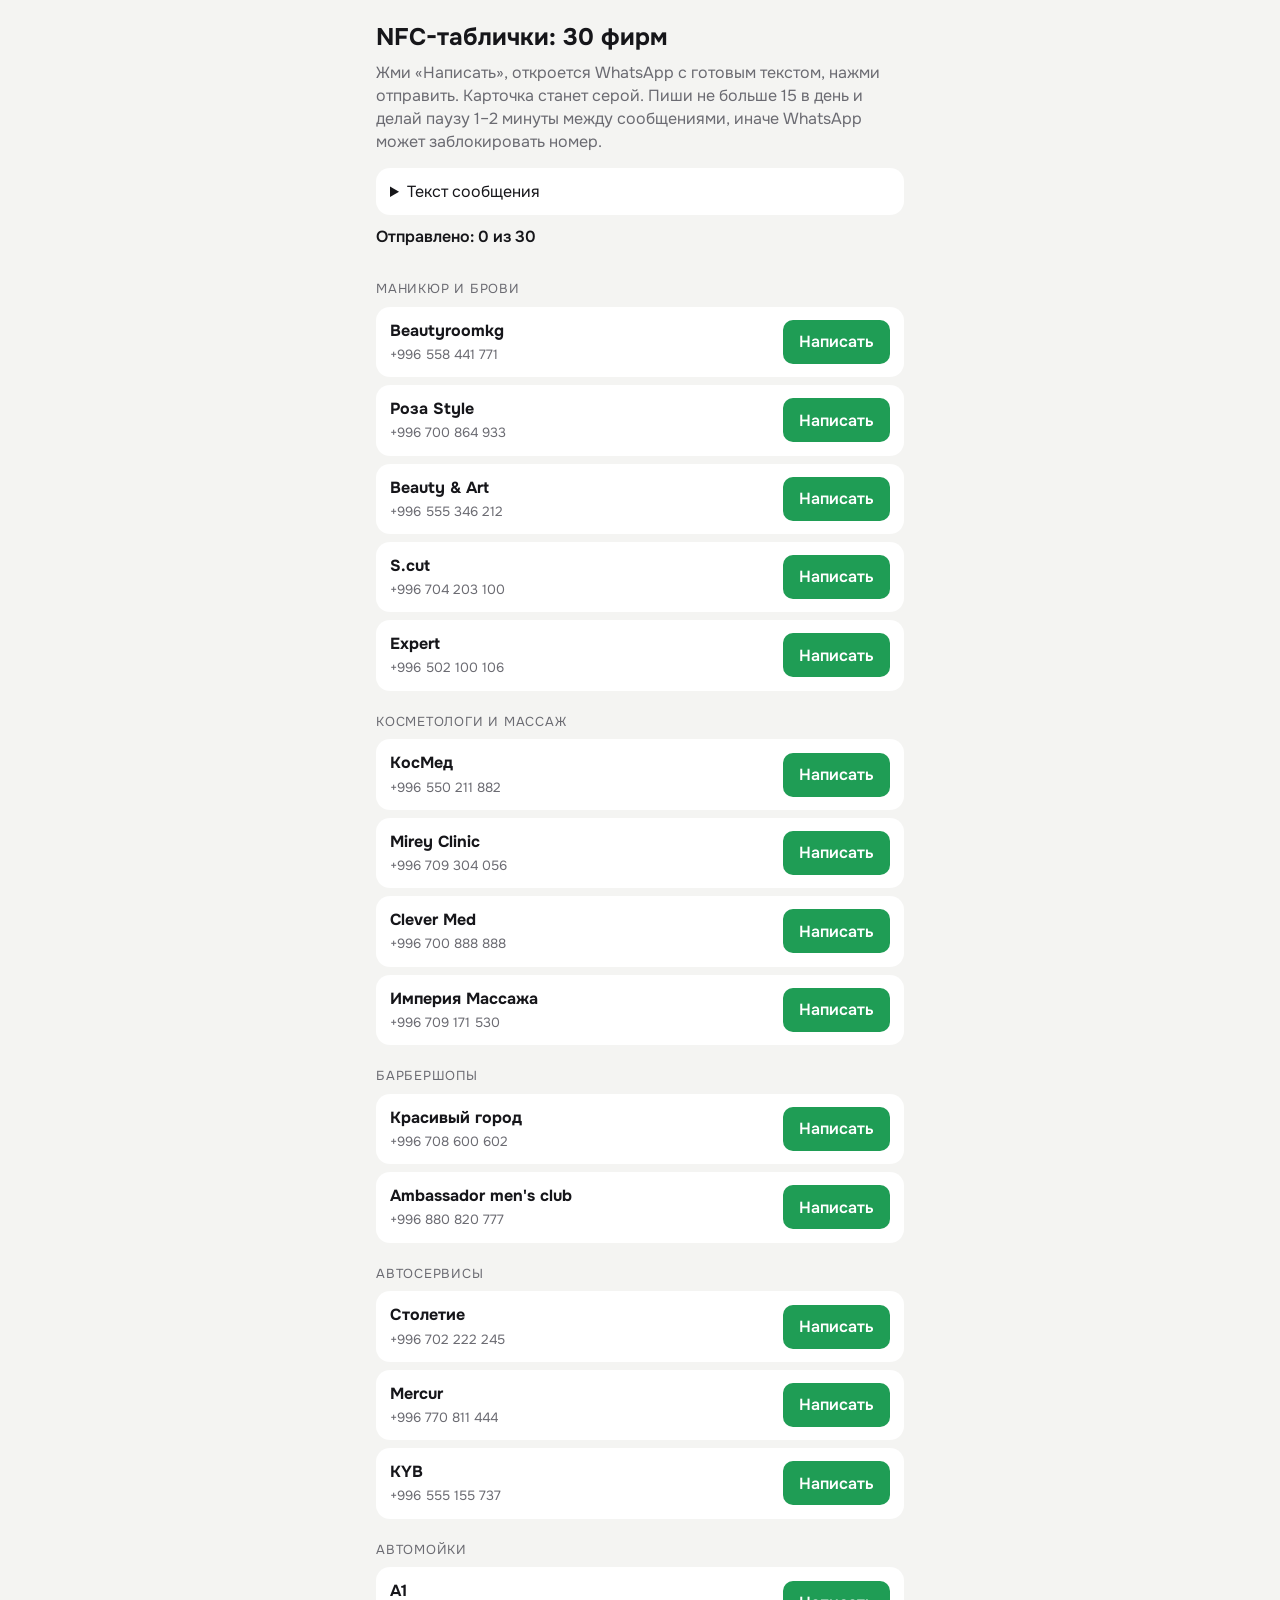
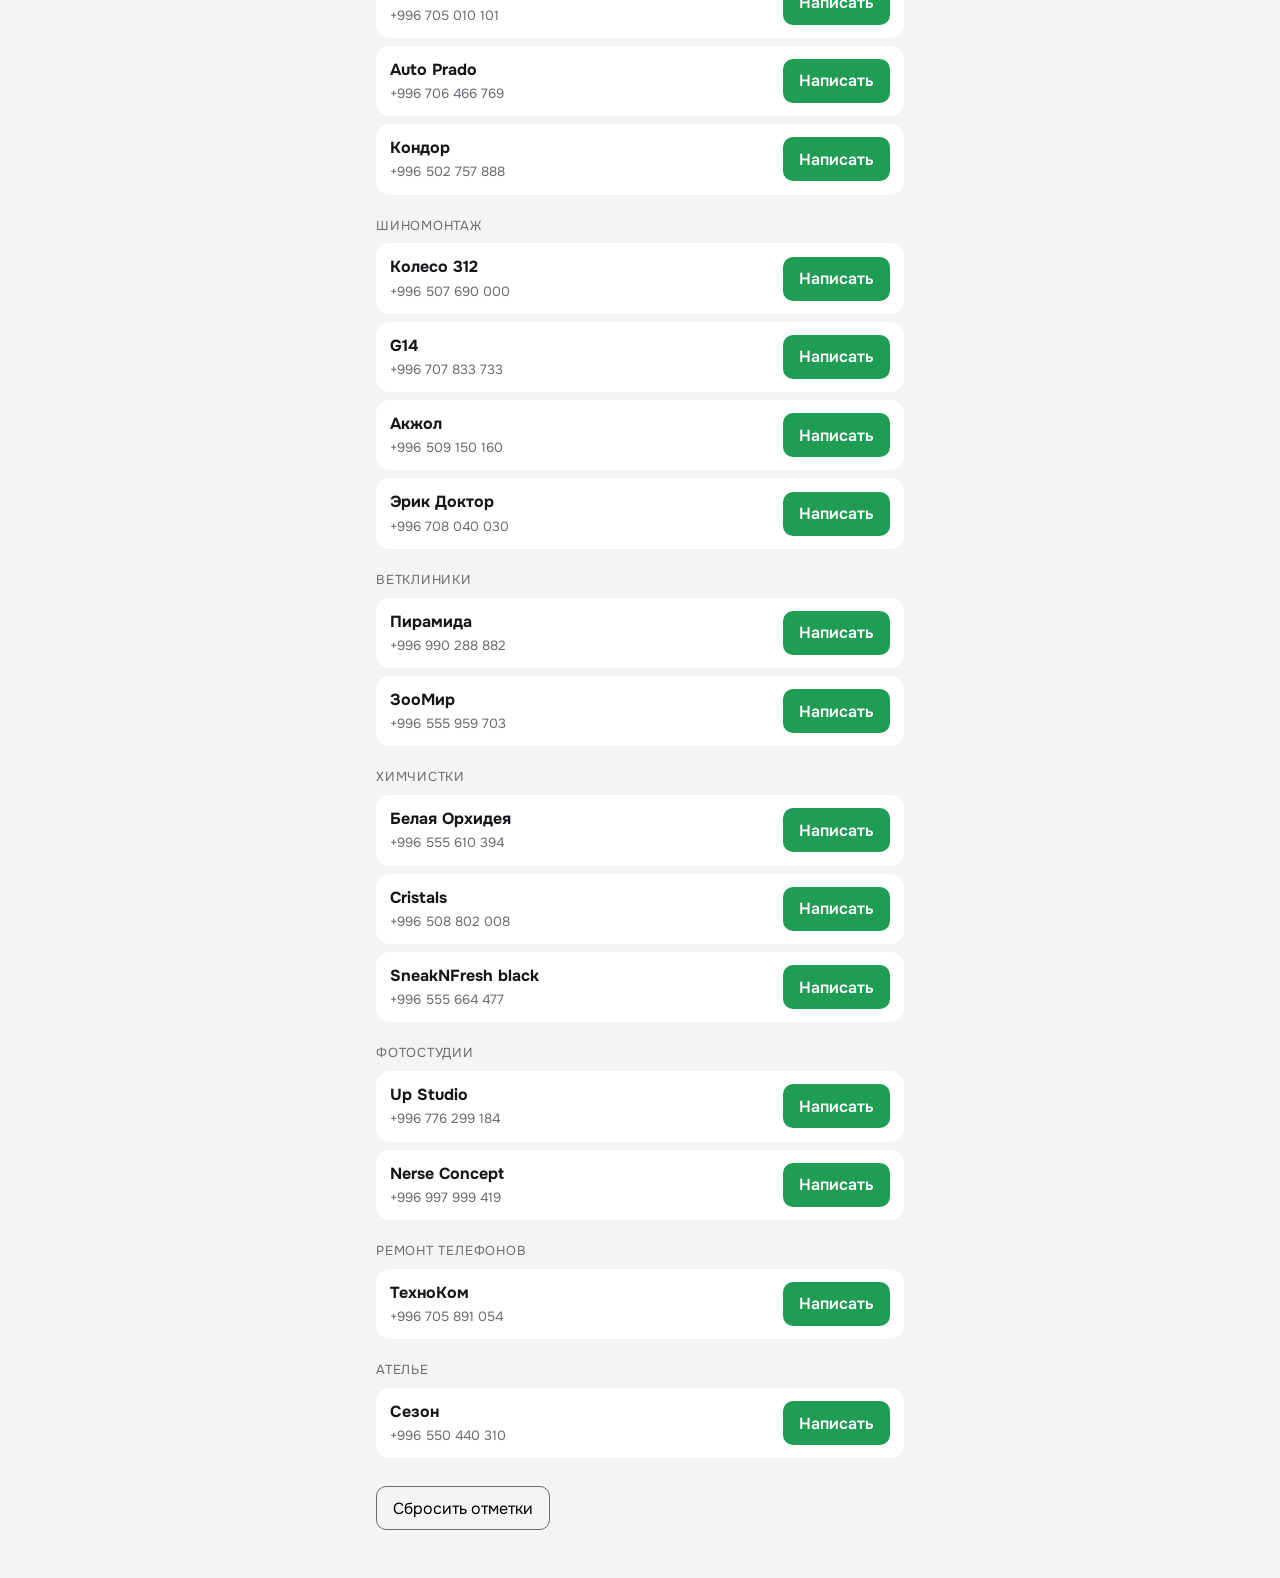
<file: nfc-30/index.html>
<!doctype html>
<html lang="ru">
<head>
<meta charset="utf-8">
<meta name="viewport" content="width=device-width,initial-scale=1">
<meta name="robots" content="noindex,nofollow">
<title>Рассылка NFC</title>
<link href="https://fonts.googleapis.com/css2?family=Onest:wght@400;600&display=swap" rel="stylesheet">
<style>
:root{--bg:#f4f4f2;--card:#fff;--ink:#16161a;--mute:#6b6b72;--wa:#1f9d55;--done:#d9d9d6}
*{box-sizing:border-box}
body{margin:0;background:var(--bg);color:var(--ink);font:16px/1.45 Onest,system-ui,sans-serif}
main{max-width:560px;margin:0 auto;padding:20px 16px 48px}
h1{font-size:24px;margin:0 0 6px}
p{margin:0 0 14px;color:var(--mute)}
.bar{position:sticky;top:0;background:var(--bg);padding:10px 0;font-weight:600;z-index:1}
.g{margin:22px 0 8px;font-size:13px;text-transform:uppercase;letter-spacing:.06em;color:var(--mute)}
.c{background:var(--card);border-radius:14px;padding:12px 14px;margin:0 0 8px;display:flex;align-items:center;gap:10px}
.c.sent{opacity:.45}
.n{flex:1;min-width:0}
.n b{display:block;overflow-wrap:anywhere}
.n small{color:var(--mute)}
a.w{min-height:44px;min-width:44px;padding:0 16px;display:inline-flex;align-items:center;border-radius:10px;background:var(--wa);color:#fff;text-decoration:none;font-weight:600}
.c.sent a.w{background:var(--done);color:var(--ink)}
a:focus-visible,button:focus-visible{outline:3px solid var(--ink);outline-offset:2px}
button{min-height:44px;margin-top:20px;padding:0 16px;border:1px solid var(--mute);border-radius:10px;background:none;font:inherit}
details{background:var(--card);border-radius:14px;padding:12px 14px}
</style>
</head>
<body>
<main>
<h1>NFC-таблички: 30 фирм</h1>
<p>Жми «Написать», откроется WhatsApp с готовым текстом, нажми отправить. Карточка станет серой. Пиши не больше 15 в день и делай паузу 1–2 минуты между сообщениями, иначе WhatsApp может заблокировать номер.</p>
<details><summary>Текст сообщения</summary><p id="t" style="margin:8px 0 0"></p></details>
<div class="bar" id="cnt"></div>
<div id="list"></div>
<button id="reset" type="button">Сбросить отметки</button>
</main>
<script>
const T='Здравствуйте, я делаю NFC-таблички для отзывов в 2GIS: клиент подносит телефон к табличке и сразу пишет отзыв о вас. Интересно?';
const D=[
['Маникюр и брови',[['Beautyroomkg','996558441771'],['Роза Style','996700864933'],['Beauty & Art','996555346212'],['S.cut','996704203100'],['Expert','996502100106']]],
['Косметологи и массаж',[['КосМед','996550211882'],['Mirey Clinic','996709304056'],['Clever Med','996700888888'],['Империя Массажа','996709171530']]],
['Барбершопы',[['Красивый город','996708600602'],["Ambassador men's club",'996880820777']]],
['Автосервисы',[['Столетие','996702222245'],['Mercur','996770811444'],['KYB','996555155737']]],
['Автомойки',[['А1','996705010101'],['Auto Prado','996706466769'],['Кондор','996502757888']]],
['Шиномонтаж',[['Колесо 312','996507690000'],['G14','996707833733'],['Акжол','996509150160'],['Эрик Доктор','996708040030']]],
['Ветклиники',[['Пирамида','996990288882'],['ЗооМир','996555959703']]],
['Химчистки',[['Белая Орхидея','996555610394'],['Cristals','996508802008'],['SneakNFresh black','996555664477']]],
['Фотостудии',[['Up Studio','996776299184'],['Nerse Concept','996997999419']]],
['Ремонт телефонов',[['ТехноКом','996705891054']]],
['Ателье',[['Сезон','996550440310']]]
];
let S={};try{S=JSON.parse(localStorage.getItem('nfc30')||'{}')}catch(e){}
const save=()=>{try{localStorage.setItem('nfc30',JSON.stringify(S))}catch(e){}};
document.getElementById('t').textContent=T;
const L=document.getElementById('list');
function draw(){
  L.innerHTML='';let n=0,all=0;
  for(const [g,items] of D){
    const h=document.createElement('div');h.className='g';h.textContent=g;L.append(h);
    for(const [name,ph] of items){
      all++;if(S[ph])n++;
      const c=document.createElement('div');c.className='c'+(S[ph]?' sent':'');
      const i=document.createElement('div');i.className='n';
      i.innerHTML='<b></b><small>+'+ph.replace(/(\d{3})(\d{3})(\d{3})(\d{3})/,'$1 $2 $3 $4')+'</small>';
      i.querySelector('b').textContent=name;
      const a=document.createElement('a');a.className='w';
      a.href='https://wa.me/'+ph+'?text='+encodeURIComponent(T);a.target='_blank';a.rel='noopener';
      a.textContent=S[ph]?'Отправлено':'Написать';
      a.onclick=()=>{S[ph]=1;save();setTimeout(draw,300)};
      c.append(i,a);L.append(c);
    }
  }
  document.getElementById('cnt').textContent='Отправлено: '+n+' из '+all;
}
document.getElementById('reset').onclick=()=>{if(confirm('Сбросить все отметки?')){S={};save();draw()}};
draw();
</script>
</body>
</html>
</file>
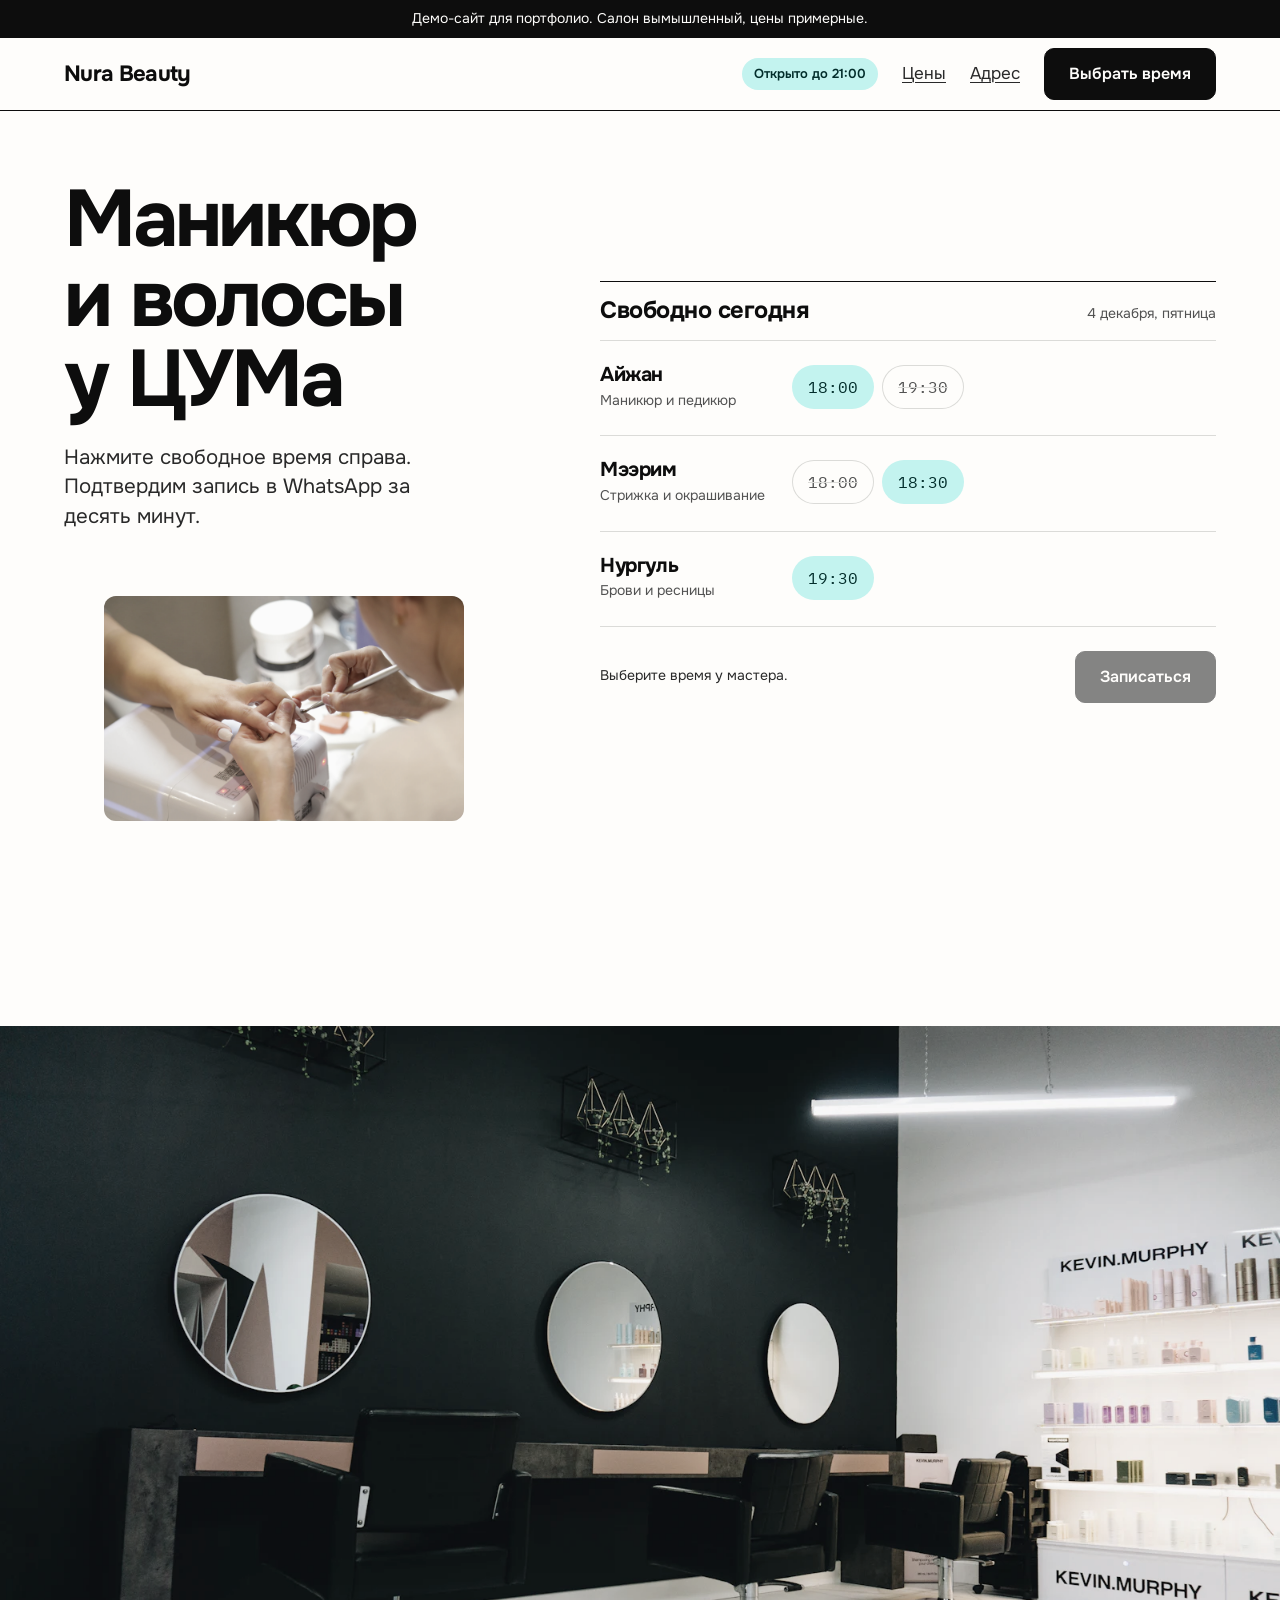
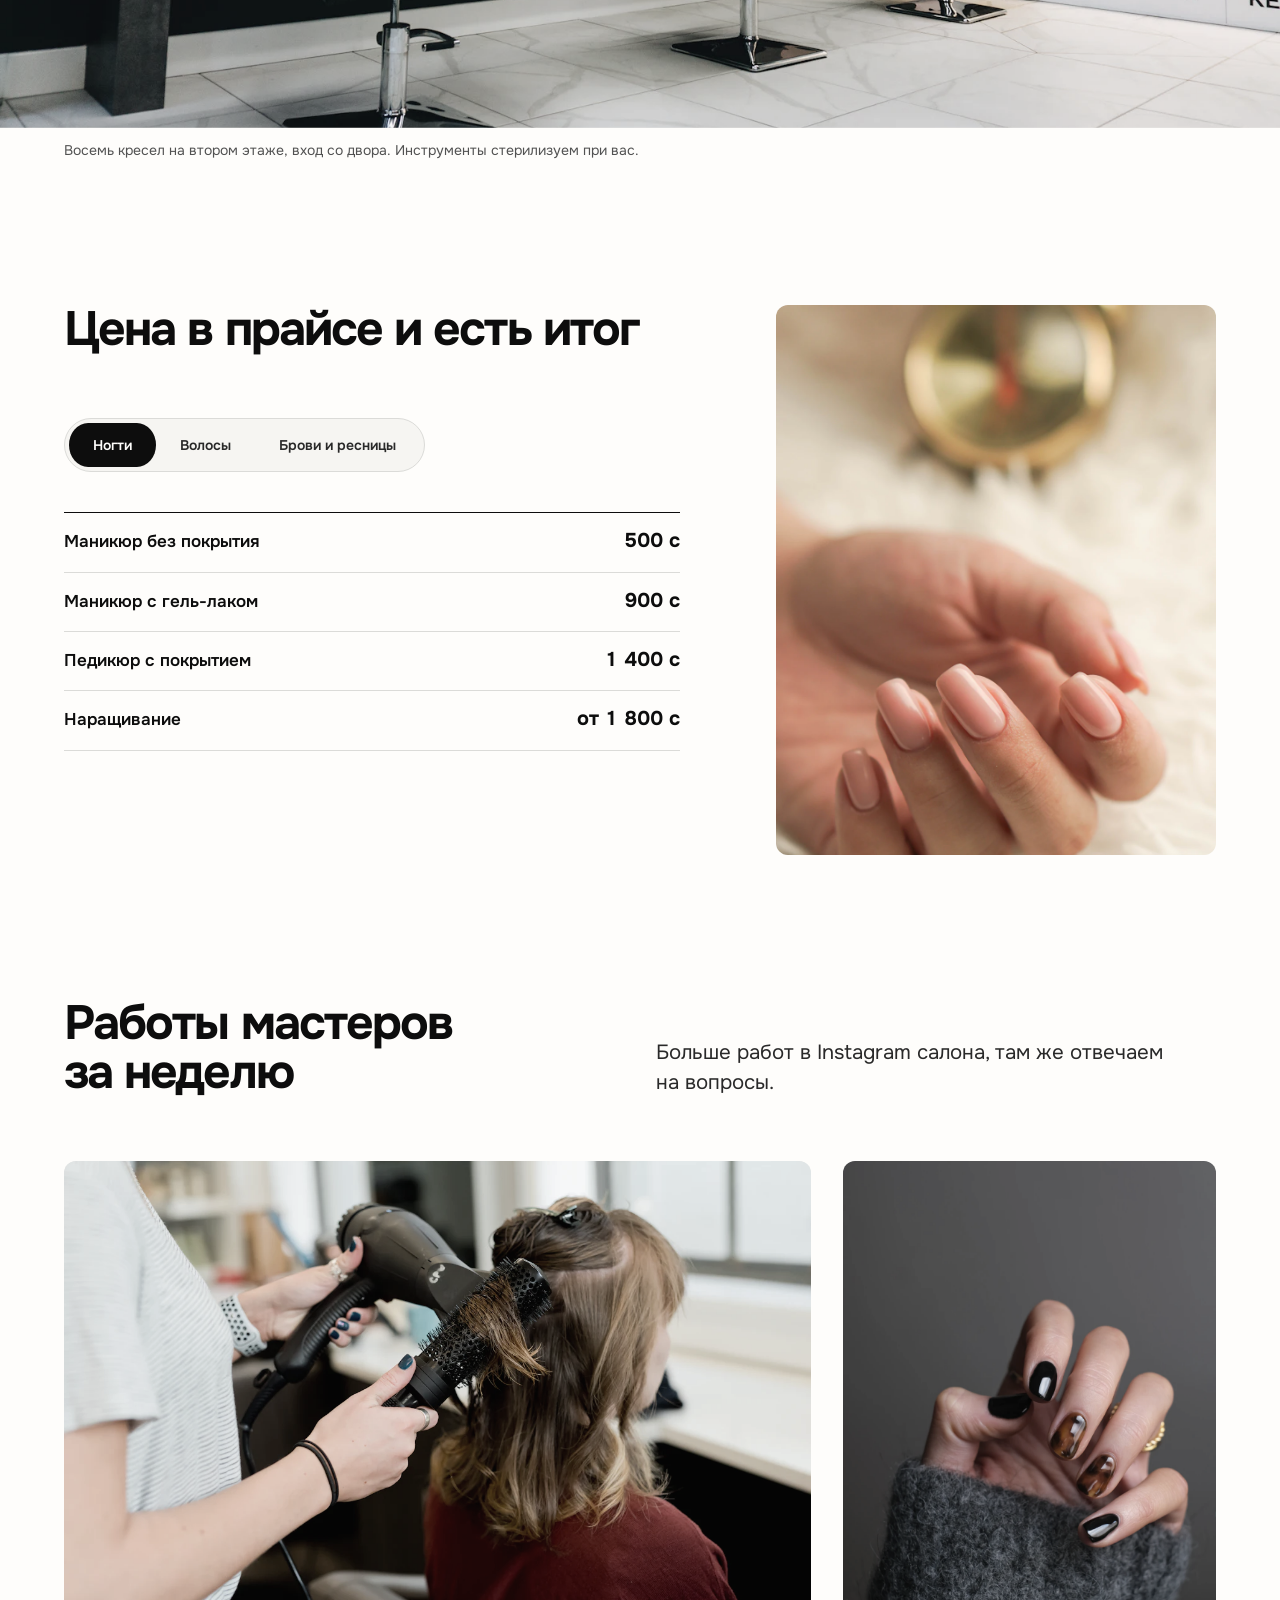
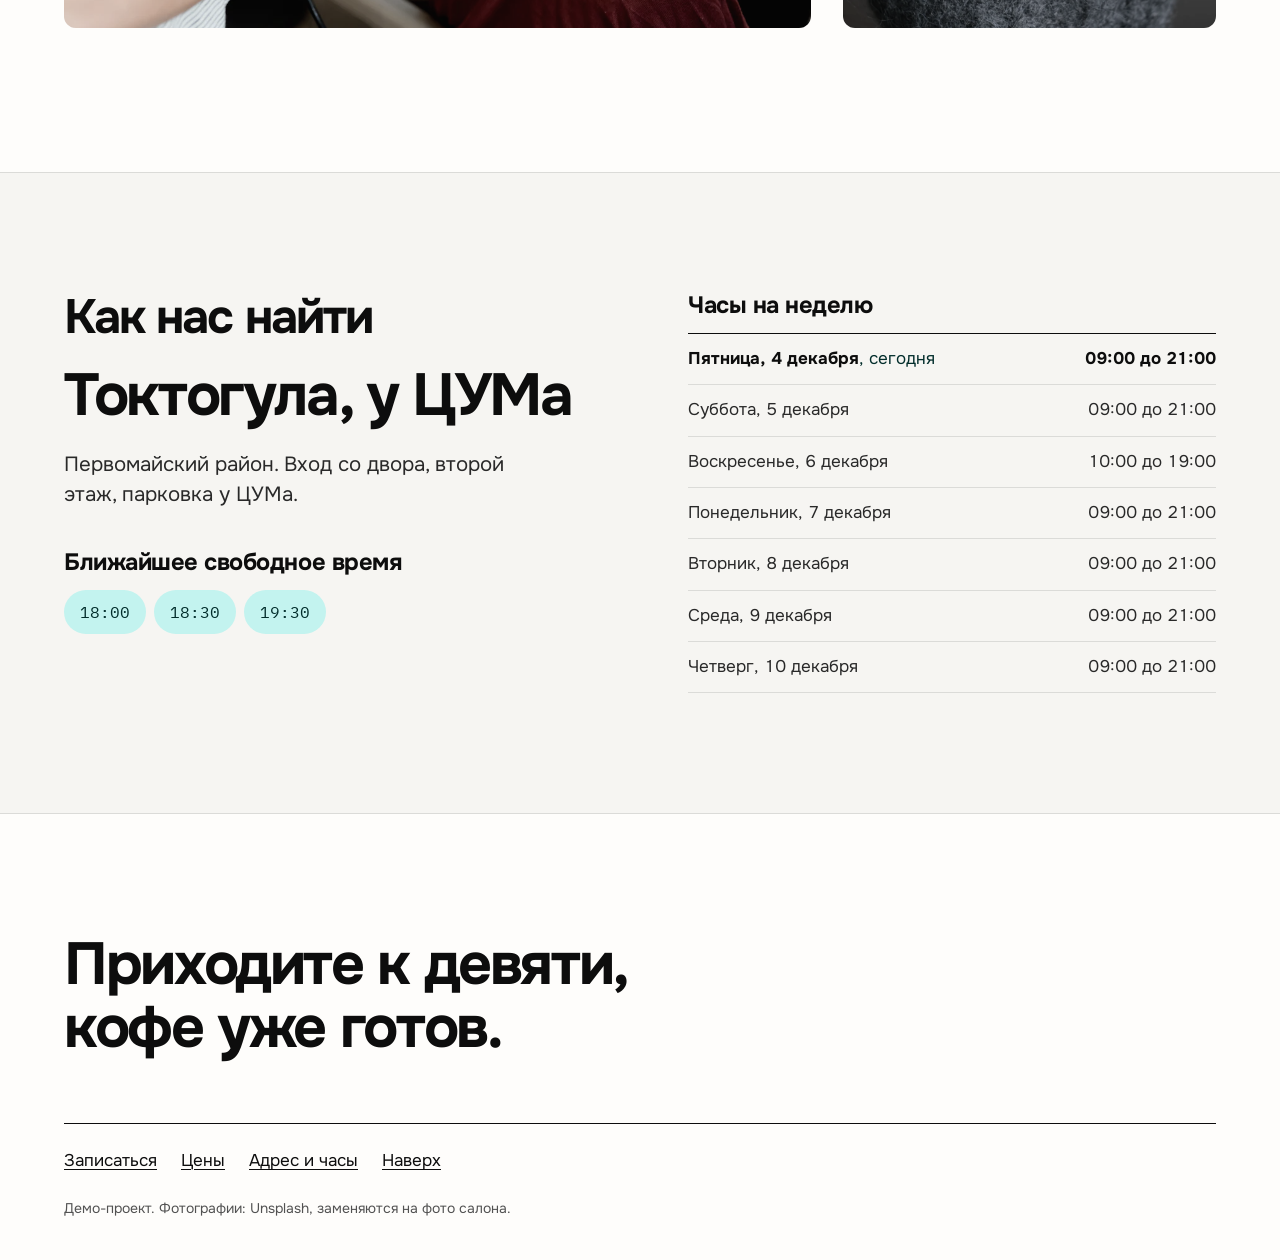
<file: salon/index.html>
<!doctype html>
<html lang="ru">
<head>
<meta charset="utf-8">
<meta name="viewport" content="width=device-width, initial-scale=1">
<title>Nura Beauty, салон у ЦУМа в Бишкеке</title>
<meta name="description" content="Маникюр, волосы, брови и ресницы у ЦУМа. Свободное время на сегодня видно сразу, запись в один клик.">
<meta name="theme-color" content="#ffffff">
<meta property="og:title" content="Nura Beauty, салон у ЦУМа">
<meta property="og:description" content="Свободное время на сегодня и запись в один клик.">
<meta property="og:image" content="../img/s-hero.webp">
<link rel="preconnect" href="https://fonts.googleapis.com">
<link rel="preconnect" href="https://fonts.gstatic.com" crossorigin>
<link href="https://fonts.googleapis.com/css2?family=Onest:wght@400;600;700&family=IBM+Plex+Mono:wght@400&display=swap" rel="stylesheet">
<link rel="stylesheet" href="style.css">
<script>document.documentElement.classList.add('js');</script>
</head>
<body>
<a class="skip" href="#main">К содержанию</a>
<p class="demo-note">Демо-сайт для портфолио. Салон вымышленный, цены примерные.</p>

<header class="nav">
  <div class="container">
    <a class="wordmark" href="#main">Nura Beauty</a>
    <nav class="nav-links" aria-label="Разделы">
      <span class="state" id="open-state">Открыто до 21:00</span>
      <a href="#prices">Цены</a>
      <a href="#visit">Адрес</a>
      <a class="btn btn--primary" href="#today">Выбрать время</a>
    </nav>
  </div>
</header>

<main id="main">
  <section class="hero" aria-labelledby="h1">
    <div class="container hero-grid">
      <div class="settle">
        <h1 id="h1" style="--i:0">Маникюр и волосы у ЦУМа</h1>
        <p class="lead" style="--i:1">Нажмите свободное время справа. Подтвердим запись в WhatsApp за десять минут.</p>
        <figure class="hero-photo" data-slot="hero" data-alt="Мастер делает маникюр" style="--i:2">
          <img src="../img/s-hero.webp" width="1800" height="1200" alt="Мастер покрывает ногти гель-лаком" fetchpriority="high">
        </figure>
      </div>

      <div class="board settle" id="today" aria-labelledby="board-h">
        <div class="board-head" style="--i:1"><h2 id="board-h">Свободно сегодня</h2><time id="board-date"></time></div>
        <div class="master" style="--i:2"><div><h3>Айжан</h3><p>Маникюр и педикюр</p></div><div class="slots" data-master="Айжан" data-service="маникюр"></div></div>
        <div class="master" style="--i:3"><div><h3>Мээрим</h3><p>Стрижка и окрашивание</p></div><div class="slots" data-master="Мээрим" data-service="стрижку"></div></div>
        <div class="master" style="--i:4"><div><h3>Нургуль</h3><p>Брови и ресницы</p></div><div class="slots" data-master="Нургуль" data-service="брови"></div></div>
        <div style="--i:5">
          <div class="board-foot">
            <p class="pick" id="pick" aria-live="polite">Выберите время у мастера.</p>
            <button class="btn btn--primary" id="book" type="button" disabled>Записаться</button>
          </div>
          <p class="live" id="live" role="status"></p>
          <p class="notice" id="notice" hidden></p>
        </div>
      </div>
    </div>
  </section>

  <section class="room" aria-label="Зал салона">
    <figure style="margin:0">
      <div class="room-frame" data-reveal data-slot="room" data-alt="Зал салона">
        <img src="../img/s-room.webp" width="1600" height="1111" alt="Зал с креслами и круглыми зеркалами" loading="lazy">
      </div>
      <figcaption class="caption">Восемь кресел на втором этаже, вход со двора. Инструменты стерилизуем при вас.</figcaption>
    </figure>
  </section>

  <section class="prices container" id="prices" aria-labelledby="prices-h">
    <div class="prices-grid">
      <div>
        <h2 id="prices-h">Цена в прайсе и есть итог</h2>
        <div class="seg" role="tablist" aria-label="Услуги">
          <span class="ind" aria-hidden="true"></span>
          <button role="tab" id="t-nails" aria-selected="true" aria-controls="p-nails" data-photo="0">Ногти</button>
          <button role="tab" id="t-hair" aria-selected="false" aria-controls="p-hair" tabindex="-1" data-photo="1">Волосы</button>
          <button role="tab" id="t-brows" aria-selected="false" aria-controls="p-brows" tabindex="-1" data-photo="2">Брови и ресницы</button>
        </div>
        <div class="panel" role="tabpanel" id="p-nails" aria-labelledby="t-nails">
          <div class="rows">
            <div style="--i:0"><span>Маникюр без покрытия</span><span>500 с</span></div>
            <div style="--i:1"><span>Маникюр с гель-лаком</span><span>900 с</span></div>
            <div style="--i:2"><span>Педикюр с покрытием</span><span>1 400 с</span></div>
            <div style="--i:3"><span>Наращивание</span><span>от 1 800 с</span></div>
          </div>
        </div>
        <div class="panel" role="tabpanel" id="p-hair" aria-labelledby="t-hair" hidden>
          <div class="rows">
            <div style="--i:0"><span>Женская стрижка</span><span>от 1 200 с</span></div>
            <div style="--i:1"><span>Укладка</span><span>от 800 с</span></div>
            <div style="--i:2"><span>Окрашивание в один тон</span><span>от 3 500 с</span></div>
            <div style="--i:3"><span>Сложное окрашивание</span><span>от 6 000 с</span></div>
          </div>
        </div>
        <div class="panel" role="tabpanel" id="p-brows" aria-labelledby="t-brows" hidden>
          <div class="rows">
            <div style="--i:0"><span>Коррекция и окрашивание</span><span>700 с</span></div>
            <div style="--i:1"><span>Ламинирование бровей</span><span>1 200 с</span></div>
            <div style="--i:2"><span>Наращивание ресниц</span><span>от 1 500 с</span></div>
            <div style="--i:3"><span>Ламинирование ресниц</span><span>1 300 с</span></div>
          </div>
        </div>
      </div>
      <div class="price-photo" aria-hidden="true">
        <img class="on" src="../img/s-pink.webp" width="1000" height="1596" alt="" loading="lazy">
        <img src="../img/s-cut.webp" width="1200" height="800" alt="" loading="lazy">
        <img src="../img/s-lash.webp" width="1200" height="1800" alt="" loading="lazy">
      </div>
    </div>
  </section>

  <section class="work container" aria-labelledby="work-h">
    <div class="work-head">
      <h2 id="work-h">Работы мастеров за неделю</h2>
      <p class="lead">Больше работ в Instagram салона, там же отвечаем на вопросы.</p>
    </div>
    <div class="work-grid">
      <a class="shot shot--wide" href="#today" data-slot="work-1" data-alt="Окрашивание"><img src="../img/s-blow.webp" width="1200" height="801" alt="Укладка после окрашивания" loading="lazy"></a>
      <div class="work-side">
        <a class="shot shot--tall" href="#today" data-slot="work-2" data-alt="Дизайн ногтей"><img src="../img/s-tortoise.webp" width="1000" height="1500" alt="Черепаховый дизайн ногтей" loading="lazy"></a>
      </div>
    </div>
  </section>

  <section class="visit" id="visit" aria-labelledby="visit-h">
    <div class="container visit-grid">
      <div>
        <h2 id="visit-h">Как нас найти</h2>
        <p class="address">Токтогула, у ЦУМа</p>
        <p class="lead">Первомайский район. Вход со двора, второй этаж, парковка у ЦУМа.</p>
        <div class="next">
          <h3>Ближайшее свободное время</h3>
          <div class="slots" id="next-slots"></div>
        </div>
      </div>
      <div>
        <h3 style="margin-bottom:var(--space-md)">Часы на неделю</h3>
        <div class="week" id="week"></div>
      </div>
    </div>
  </section>
</main>

<footer class="foot">
  <div class="container">
    <p class="foot-line">Приходите к девяти, кофе уже готов.</p>
    <nav class="foot-links" aria-label="Ссылки">
      <a href="#today">Записаться</a><a href="#prices">Цены</a><a href="#visit">Адрес и часы</a><a href="#main">Наверх</a>
    </nav>
    <p class="legal">Демо-проект. Фотографии: Unsplash, заменяются на фото салона.</p>
  </div>
</footer>

<div class="phone-bar" id="phone-bar"><a class="btn btn--primary" href="#today">Выбрать время</a></div>

<script>
const reduce = matchMedia('(prefers-reduced-motion: reduce)').matches;
const pad = (n) => String(n).padStart(2, '0');
const now = new Date();
const days = ['воскресенье','понедельник','вторник','среда','четверг','пятница','суббота'];
const months = ['января','февраля','марта','апреля','мая','июня','июля','августа','сентября','октября','ноября','декабря'];
const hoursOf = (d) => d === 0 ? [10, 19] : [9, 21];

// entrance: one settle
const enter = () => document.body.classList.add('in');
requestAnimationFrame(() => requestAnimationFrame(enter)); setTimeout(enter, 150);

// date, open state
document.getElementById('board-date').textContent = now.getDate() + ' ' + months[now.getMonth()] + ', ' + days[now.getDay()];
const [o, c] = hoursOf(now.getDay()); const h = now.getHours();
const st = document.getElementById('open-state');
if (h >= o && h < c) st.textContent = 'Открыто до ' + c + ':00'; else { st.textContent = 'Откроемся в ' + pad(o) + ':00'; st.classList.add('state--out'); }

// slots from the clock: today's remaining half hours, some already taken
function seeded(i) { const x = Math.sin(i * 9301 + now.getDate() * 49297) * 233280; return x - Math.floor(x); }
let start = Math.max(o, h + 1); if (start >= c - 1) start = o; // after closing: show tomorrow-style list from opening
const boards = [...document.querySelectorAll('.board .slots')];
boards.forEach((box, bi) => {
  let shown = 0;
  for (let t = start * 2; t < (c - 1) * 2 && shown < 7; t++) {
    if (seeded(t + bi * 31) < 0.45) continue;
    const b = document.createElement('button');
    b.type = 'button'; b.className = 'slot'; b.textContent = pad(Math.floor(t / 2)) + ':' + (t % 2 ? '30' : '00');
    b.setAttribute('aria-pressed', 'false');
    if (seeded(t * 3 + bi) < 0.22) { b.disabled = true; b.setAttribute('aria-label', b.textContent + ', занято'); }
    box.appendChild(b); shown++;
  }
});

// pick a slot
const pick = document.getElementById('pick'), book = document.getElementById('book'), notice = document.getElementById('notice');
let chosen = null;
document.querySelector('.board').addEventListener('click', (e) => {
  const b = e.target.closest('.slot'); if (!b || b.disabled) return;
  document.querySelectorAll('.board .slot').forEach((x) => x.setAttribute('aria-pressed', String(x === b)));
  const box = b.parentElement;
  chosen = { el: b, time: b.textContent, master: box.dataset.master, service: box.dataset.service };
  pick.innerHTML = 'Вы выбрали: <strong>' + chosen.service + ' у ' + chosen.master + ' в ' + chosen.time + '</strong>';
  book.disabled = false; book.textContent = 'Записаться на ' + chosen.time;
  notice.hidden = true;
});
book.addEventListener('click', () => {
  if (!chosen) return;
  notice.hidden = false;
  notice.textContent = 'Это демо, заявка никуда не ушла. На настоящем сайте администратор получит её в WhatsApp или Telegram, а время у ' + chosen.master + ' станет занятым.';
});

// live: someone books a free time, three times at most, then it stops
const live = document.getElementById('live');
let ticks = 0;
function takeOne() {
  if (ticks++ >= 3 || document.hidden) return;
  const free = [...document.querySelectorAll('.board .slot:not(:disabled)')].filter((x) => x.getAttribute('aria-pressed') !== 'true');
  if (free.length < 4) return;
  const b = free[Math.floor(Math.random() * free.length)];
  b.disabled = true; b.setAttribute('aria-label', b.textContent + ', занято');
  if (!reduce) { b.classList.add('just-taken'); b.addEventListener('animationend', () => b.classList.remove('just-taken'), { once: true }); }
  live.classList.remove('on'); void live.offsetWidth;
  live.textContent = 'Только что заняли ' + b.textContent + ' у ' + b.parentElement.dataset.master + '.';
  live.classList.add('on');
  setTimeout(takeOne, 9000);
}
setTimeout(takeOne, 6000);

// switcher with a sliding indicator
const tabs = [...document.querySelectorAll('[role="tab"]')], ind = document.querySelector('.seg .ind'), photos = [...document.querySelectorAll('.price-photo img')];
function moveInd(t) { ind.style.transform = 'translateX(' + t.offsetLeft + 'px) scaleX(' + (t.offsetWidth / 100) + ')'; }
function select(t, focus) {
  tabs.forEach((x) => { const on = x === t; x.setAttribute('aria-selected', String(on)); x.tabIndex = on ? 0 : -1; const p = document.getElementById(x.getAttribute('aria-controls')); p.hidden = !on; if (on && !reduce) { p.classList.remove('entering'); void p.offsetWidth; p.classList.add('entering'); } });
  photos.forEach((p, i) => p.classList.toggle('on', i === +t.dataset.photo));
  moveInd(t); if (focus) t.focus();
}
tabs.forEach((t, i) => {
  t.addEventListener('click', () => select(t));
  t.addEventListener('keydown', (e) => { const d = e.key === 'ArrowRight' ? 1 : e.key === 'ArrowLeft' ? -1 : 0; if (d) { e.preventDefault(); select(tabs[(i + d + tabs.length) % tabs.length], true); } });
});
requestAnimationFrame(() => moveInd(tabs[0])); addEventListener('resize', () => moveInd(tabs.find((t) => t.getAttribute('aria-selected') === 'true')));
document.fonts && document.fonts.ready.then(() => moveInd(tabs.find((t) => t.getAttribute('aria-selected') === 'true')));

// the one reveal
const io = new IntersectionObserver((es) => es.forEach((e) => { if (e.isIntersecting) { e.target.classList.add('is-in'); io.unobserve(e.target); } }), { rootMargin: '0px 0px -15% 0px' });
document.querySelectorAll('[data-reveal]').forEach((el) => io.observe(el));

// week from the clock
const week = document.getElementById('week');
for (let i = 0; i < 7; i++) {
  const d = new Date(now); d.setDate(now.getDate() + i);
  const [a, z] = hoursOf(d.getDay());
  const row = document.createElement('div'); if (i === 0) row.className = 'today';
  row.innerHTML = '<span>' + days[d.getDay()][0].toUpperCase() + days[d.getDay()].slice(1) + ', ' + d.getDate() + ' ' + months[d.getMonth()] + '</span><span>' + pad(a) + ':00 до ' + z + ':00</span>';
  week.appendChild(row);
}

// nearest free times, linked to the board
const next = document.getElementById('next-slots');
[...document.querySelectorAll('.board .slot:not(:disabled)')].sort((a, b) => a.textContent.localeCompare(b.textContent)).slice(0, 4).forEach((s) => {
  const b = document.createElement('button'); b.type = 'button'; b.className = 'slot'; b.textContent = s.textContent;
  b.setAttribute('aria-label', s.textContent + ' у ' + s.parentElement.dataset.master);
  b.addEventListener('click', () => { document.getElementById('today').scrollIntoView({ behavior: reduce ? 'auto' : 'smooth', block: 'center' }); if (!s.disabled) s.click(); });
  next.appendChild(b);
});

// phone bar after the board scrolls away
const bar = document.getElementById('phone-bar'), board = document.getElementById('today'), visit = document.getElementById('visit');
let boardOn = true, visitOn = false;
new IntersectionObserver(([e]) => { boardOn = e.isIntersecting; bar.classList.toggle('show', !boardOn && !visitOn); }).observe(board);
new IntersectionObserver(([e]) => { visitOn = e.isIntersecting; bar.classList.toggle('show', !boardOn && !visitOn); }).observe(visit);
</script>
<script>window.hallmarkSlots = (m) => { for (const [k, v] of Object.entries(m)) { const s = document.querySelector(`[data-slot="${k}"]`); if (!s) continue; const im = new Image(); im.src = typeof v === 'string' ? v : v.src; im.alt = (typeof v === 'object' && v.alt) || s.dataset.alt || ''; s.querySelectorAll(':scope > img').forEach((o) => o.remove()); s.prepend(im); } };
document.querySelectorAll('[data-slot] img').forEach((i) => { if (i.complete && !i.naturalWidth) i.remove(); else i.addEventListener('error', () => i.remove(), { once: true }); });</script>
</body>
</html>
</file>
<file: alyans-stom/assets/system.css>
/*
  taste-skill system.css - the one system for the page. Link it first, then assets/ui/cards.css (the
  feature card, its panel and the fragment placements), then set the palette (--p-*), the fonts and
  the radius set on :root in the page (node scripts/start.mjs prints that block).
  Do not add a second grid, spacing scale, type scale, radius scale, button or card style.
*/

/* ---------------------------------------------------------------- tokens */
:root {
  /* palette (hex only; fx.js reads --bg --surface --ink --muted --accent --accent-ink) */
  --p-bg: #ffffff;
  --p-surface: #f4f4f4;
  --p-ink: #111111;
  --p-muted: #6b6b6b;
  --p-accent: #1a4be0;
  --p-accent-ink: #ffffff;
  --p-action: #1a4be0;      /* buttons, links, focus: the accent, or the ink when the accent is too pale */
  --p-action-ink: #ffffff;
  --p-inv-bg: #111111;
  --p-inv-surface: #1c1c1c;
  --p-inv-ink: #f4f4f4;
  --p-inv-muted: #a3a3a3;
  --p-inv-accent: #ffffff;
  --p-inv-accent-ink: #111111;
  --p-inv-action: #ffffff;
  --p-inv-action-ink: #111111;
  /* the lit ground behind UI and in the closing band (references/cards.md), one per page, tech pages only
     (none on kind other, which is flat): <html data-ground="sand|sky|sage|painting">. system.js gives it to every ground
     that holds UI, on light and dark pages alike; --hue on one panel changes only its accent */
  --ground-bg: #d9ccb7; --ground-surface: #e9e0d2; --ground-ink: #2a2622; --ground-muted: #5a534a; --ground-accent: #a8794a;

  /* fonts */
  --font-display: system-ui, -apple-system, "Segoe UI", sans-serif;
  --font-text: system-ui, -apple-system, "Segoe UI", sans-serif;
  --font-mono: ui-monospace, "SFMono-Regular", Menlo, Consolas, monospace;
  --display-weight: 400;    /* headlines 400; 500 on a tech page (software, gaming, hardware) */
  --display-tracking: -0.025em;

  /* the page rhythm (references/layout-v4.md): one section per screen. The header is fixed and
     --nav tall; every section is padded --padt above and --padb (plus the phone action bar, --bar)
     below, and is exactly one or two screens tall (--h: 1 or 2; --hm on a phone). The hero's words
     start --hgap under the header and its content ends --hpadb above the fold. */
  --nav: 72px;
  --padt: 120px;
  --padb: 72px;
  --hgap: 48px;
  --hpadb: 64px;
  --bar: 0px;
  /* grid: one .wrap (alias .container) for the header, every section and the footer, the same
     --gut on both sides: 1280 wide at x 80-1360 at 1440, 342 at x 24-366 at 390 */
  --container: 1280px;
  --gut: 80px;
  --pad: var(--gut);
  --gutter: 24px;

  /* spacing: 4/8 scale */
  --s-1: 4px;  --s-2: 8px;  --s-3: 12px; --s-4: 16px; --s-5: 24px;
  --s-6: 32px; --s-7: 48px; --s-8: 64px; --s-9: 96px; --s-10: 128px;
  --section: 40px;      /* only a .section outside main (the kit's demo pages); every main > section and
                           footer.closing take --padt and --padb */
  --section-band: 56px; /* the same for an older footer outside footer.closing */
  --head-gap: 48px;     /* the one heading-to-content gap, 32 on a phone (layout.css reads it as --ly-head-gap) */
  --card-pad: 16px;     /* card padding (cards.css sets its own for cards with a panel) */
  --card-gap: 16px;     /* gap between cards */

  /* type scale (the only sizes on the page) */
  --t-label: 13px;
  --t-small: 14px;
  --t-body: 16px;
  --t-lead: 18px;
  --t-card: 18px;
  --t-h3: 24px;
  /* straight lines from the phone size at 390 to the desktop size at 1440 (system.md's table) */
  --t-h2: clamp(30px, 1.72vw + 23.3px, 48px);
  --t-h1: clamp(38px, 3.24vw + 25.4px, 72px);
  /* a big number stays a step under the h2 (VI-11): 38 at 1440, 28 at 390, so it never reads as a
     section heading; a stats row and a price set their own, smaller still */
  --t-stat: clamp(28px, .952vw + 24.29px, 38px);

  /* radius: one scale (soft by default; data-radius on <html> switches it) */
  --r-sm: 8px;  --r-md: 12px; --r-lg: 20px; --r-btn: 8px;

  /* controls (fixed here; a page never adds its own) */
  --btn-h: 44px;
  --btn-h-sm: 36px;
  --nav-h: var(--nav);  /* the older name, kept for the kit's files */
  --icon: 16px;         /* small icons: socials, menu chevrons, mono brand marks */

  /* motion: the one UI ease-out (motion.css --m-ease and ui/base.css --u-ease read it; references/motion.md) */
  --ease: cubic-bezier(.2, .8, .2, 1);
  --dur: 180ms;
}
html[data-radius="sharp"] { --r-sm: 4px; --r-md: 6px;  --r-lg: 8px;  --r-btn: 4px; }
html[data-radius="soft"]  { --r-sm: 8px; --r-md: 12px; --r-lg: 20px; --r-btn: 8px; }
html[data-radius="round"] { --r-sm: 10px; --r-md: 16px; --r-lg: 24px; --r-btn: 999px; }
/* the four lit grounds (references/cards.md); sand is the default above. painting goes with
   painterly-landscape (x.ai's daylight sky over olive hills) */
html[data-ground="sky"]      { --ground-bg: #c6d3df; --ground-surface: #d6e0e9; --ground-ink: #25303a; --ground-muted: #4d5964; --ground-accent: #3f6a92; }
html[data-ground="sage"]     { --ground-bg: #cdd6c6; --ground-surface: #dce3d6; --ground-ink: #262d24; --ground-muted: #535b51; --ground-accent: #6c8e63; }
html[data-ground="painting"] { --ground-bg: #79a8d6; --ground-surface: #a6c4e2; --ground-ink: #16212c; --ground-muted: #273949; --ground-accent: #9c9b3c; }
/* cards.css takes its card and panel radii from this scale */
html[data-radius] .card { --c-r: var(--r-lg); }
html[data-radius] .panel { --p-r: var(--r-md); }

/* a phone: the header 56, the sections padded 96 / 48, the hero's words 40 under the header and its
   content ending 24 above the fold, 24 at both sides, 12 between columns */
@media (max-width: 639px) {
  :root { --nav: 56px; --padt: 96px; --padb: 48px; --hgap: 40px; --hpadb: 24px; --gut: 24px; --gutter: 12px; --card-gap: 12px; --head-gap: 32px; }
}
@media (min-width: 640px) {
  :root { --gut: 48px; --section: 48px; --section-band: 72px; --card-pad: 24px; }
}
@media (min-width: 1024px) {
  :root { --gut: 80px; --section: 56px; --section-band: 96px; --card-gap: 24px;
          --t-lead: 20px; --t-card: 20px; --t-h3: 28px; }
  /* a place (and a local service): the 1200 column at x 120-1320 */
  html[data-type="place"] { --gut: 120px; --container: 1200px; }
}
/* a place (VI-06, ST-96, PH-23): its own smaller type (h1 48/53 and 32/37, h2 32/40 and 24/30, titles
   and the sub-line 20 and 18), the Recipe 3 hero's gap under its photograph (40, 24 on a phone),
   square photographs and cards and 2px buttons, whatever data-radius and data-buttons say */
:root[data-type="place"] {
  --hgap: 40px;
  --t-h1: clamp(32px, 1.524vw + 26.06px, 48px);
  --t-h2: clamp(24px, .762vw + 21px, 32px);
  --t-h3: clamp(20px, .381vw + 18.51px, 24px);
  --r-sm: 2px; --r-md: 0px; --r-lg: 0px; --r-btn: 2px;
}
:root[data-type="place"] :is(h1, .t-h1) { line-height: 1.104; }
:root[data-type="place"] :is(h2, .t-h2) { line-height: 1.25; }
@media (max-width: 639px) {
  :root[data-type="place"] { --hgap: 24px; }
  :root[data-type="place"] :is(h1, .t-h1) { line-height: 1.156; }
}

/* ---------------------------------------------------------------- grounds (at most three) */
:root, .ground-base {
  --bg: var(--p-bg); --surface: var(--p-surface); --ink: var(--p-ink); --muted: var(--p-muted);
  --accent: var(--p-accent); --accent-ink: var(--p-accent-ink); --card: var(--p-surface);
  --action: var(--p-action); --action-ink: var(--p-action-ink);
}
.ground-surface {
  --bg: var(--p-surface); --surface: var(--p-bg); --ink: var(--p-ink); --muted: var(--p-muted);
  --accent: var(--p-accent); --accent-ink: var(--p-accent-ink); --card: var(--p-bg);
  --action: var(--p-action); --action-ink: var(--p-action-ink);
}
.ground-inverse {
  --bg: var(--p-inv-bg); --surface: var(--p-inv-surface); --ink: var(--p-inv-ink); --muted: var(--p-inv-muted);
  --accent: var(--p-inv-accent); --accent-ink: var(--p-inv-accent-ink); --card: var(--p-inv-surface);
  --action: var(--p-inv-action); --action-ink: var(--p-inv-action-ink);
}
:root, .ground-base, .ground-surface, .ground-inverse {
  --line: color-mix(in oklab, var(--ink) 11%, transparent);
  --line-strong: color-mix(in oklab, var(--ink) 20%, transparent);
  /* effects (fx.js) and UI fragments (assets/ui) take the colours of the ground they sit on */
  --fx-bg: var(--bg); --fx-surface: var(--surface); --fx-ink: var(--ink); --fx-muted: var(--muted);
  --fx-accent: var(--accent); --fx-accent-ink: var(--accent-ink);
  --ui-font: var(--font-text); --ui-mono: var(--font-mono); --ui-radius: var(--r-md);
}
.ground-base, .ground-surface, .ground-inverse { background: var(--bg); color: var(--ink); }

/* ---------------------------------------------------------------- base */
*, *::before, *::after { box-sizing: border-box; }
/* an anchor lands on the section's top (the judge's frame): the fixed header covers --nav of its --padt */
html { -webkit-text-size-adjust: 100%; scroll-padding-top: 0; scroll-behavior: auto; margin: 0; }
body {
  margin: 0; background: var(--bg); color: var(--ink);
  font: 400 var(--t-body)/1.55 var(--font-text);
  -webkit-font-smoothing: antialiased; text-rendering: optimizeLegibility; overflow-x: clip;
}
img, svg, video, canvas { display: block; max-width: 100%; }
/* hidden means hidden, also on an img the line above makes a block (a menu tab's photograph, a peek photograph) */
[hidden] { display: none !important; }
img, video { height: auto; }
a { color: inherit; text-decoration: none; }
button { font: inherit; color: inherit; }
h1, h2, h3, h4, p, ul, ol, figure, blockquote { margin: 0; }
ul, ol { padding: 0; list-style: none; }
h1, h2, h3, h4 {
  font-family: var(--font-display); font-weight: var(--display-weight);
  letter-spacing: var(--display-tracking); text-wrap: balance; overflow-wrap: break-word;
  /* a long word (a German compound at 390) breaks at a syllable with a hyphen, in the language of <html lang>;
     only words of 10 letters or more, 4 at least on each side, so a short English heading never breaks */
  hyphens: auto; -webkit-hyphens: auto; hyphenate-limit-chars: 10 4 4;
}
h1, .t-h1 { font-size: var(--t-h1); line-height: 1.04; }
h2, .t-h2 { font-size: var(--t-h2); line-height: 1.1; }
h3, .t-h3 { font-size: var(--t-h3); line-height: 1.2; }
h4, .t-card { font-family: var(--font-text); font-weight: 500; font-size: var(--t-card); line-height: 1.3; letter-spacing: -0.01em; }
p { text-wrap: pretty; }
.t-lead  { font-size: var(--t-lead); line-height: 1.5; }
.t-body  { font-size: var(--t-body); line-height: 1.55; }
.t-small { font-size: var(--t-small); line-height: 1.5; }
.t-label { font-size: var(--t-label); font-weight: 500; line-height: 1.4; letter-spacing: 0.01em; }
.t-stat  { font-family: var(--font-display); font-weight: var(--display-weight); font-size: var(--t-stat);
           line-height: 1; letter-spacing: var(--display-tracking); font-variant-numeric: tabular-nums; }
.muted { color: var(--muted); }
.mono  { font-family: var(--font-mono); }
.measure { max-width: 62ch; }
:focus-visible { outline: 2px solid var(--action); outline-offset: 2px; border-radius: 2px; }
::selection { background: color-mix(in oklab, var(--accent) 30%, transparent); }

/* ---------------------------------------------------------------- grid */
.wrap, .container { width: min(100% - 2 * var(--gut), var(--container)); margin-inline: auto; padding-inline: 0; }
.grid { display: grid; grid-template-columns: repeat(12, minmax(0, 1fr)); column-gap: var(--gutter); row-gap: var(--card-gap); }
.grid > * { min-width: 0; grid-column: 1 / -1; }
.section { padding-block: var(--section); }

/* ---------------------------------------------------------------- one section per screen
   The page is a stack of screens. Framed at scrollY = k x the screen height, a shot shows exactly one
   section: the hero alone on the first screen, every other section (and footer.closing, the close and
   the footer in one) exactly one or two screens tall, its h2 first, --padt under its top. Heights
   and padding do it: no pinning, snapping or script.
     <section class="section" id=".." style="--h: 2">     (2 screens; --hm sets a phone's count alone)
       <div class="wrap"> the h2 first, then the content </div>     (the one in-flow child)
     </section>
   A layer (a full-bleed photograph or ground behind the words) is an <img class="layer" aria-hidden="true">
   beside the .wrap. Content must fit: one screen holds 708px of content at 1440x900 (900 - 120 - 72),
   two hold 1,608 (the second screen's part starts --padt under its top with .g2). From 640 to 1279 a
   section keeps at least its screens and grows past them rather than overlap the next. */
main > :is(section, .section), footer.closing {
  position: relative; box-sizing: border-box;
  height: calc(var(--h, 1) * 100vh); height: calc(var(--h, 1) * 100svh);
  padding: var(--padt) 0 calc(var(--padb) + var(--bar));
}
main > :is(section, .section) > :is(.wrap, .container), footer.closing > .wrap { position: relative; z-index: 1; height: 100%; }
main > :is(section, .section) > :is(.wrap, .container):not(.grid) { display: flex; flex-direction: column; }
/* a .wrap that is the section's grid too (class="wrap grid"): its rows start at the top */
main > :is(section, .section) > :is(.wrap, .container).grid { align-content: start; }
/* .fill: the block that takes what the screen leaves under the heading (a photograph, a frame) */
main > :is(section, .section) > .wrap > .fill { flex: 1 1 0; min-height: 0; }
/* two screens as two groups: row 1 the h2 and the first group, row 2 the rest (no second h2), starting
   --padt under the second screen's top, so the second shot looks like any other section */
main > :is(section, .section).g2, footer.closing.g2 { --h: 2; }
main > :is(section, .section).g2 > :is(.wrap, .container), footer.closing.g2 > .wrap { display: grid; grid-template-rows: minmax(0, 1fr) minmax(0, 1fr); row-gap: calc(var(--padt) + var(--padb) + var(--bar)); }
main > :is(section, .section).g2 > :is(.wrap, .container) > *, footer.closing.g2 > .wrap > * { min-height: 0; align-self: start; }
main > :is(section, .section).g2 > :is(.wrap, .container) > :is(.group, .fill) { align-self: stretch; }
/* a group: one screen's part of a .g2 section (its h2 and first rows, or the rest) */
.group { display: flex; flex-direction: column; min-height: 0; }
/* each screen's card row runs down to that screen's foot (the cards stretch, their panels grow), so
   the second screen of a .g2 is never a short row over an empty ground; both rows end on the same line */
@media (min-width: 1024px) {
  main > :is(section, .section).g2 > .wrap > .grid:last-child,
  main > :is(section, .section).g2 > .wrap > .group > .grid:last-child { align-self: stretch; flex: 1 1 auto; min-height: 0; }
}
.group > .fill { flex: 1 1 0; min-height: 0; }
@media (min-width: 640px) and (max-width: 1279px) {
  main > :is(section, .section):not(.hero, .section--hero), footer.closing {
    height: auto; min-height: calc(var(--h, 1) * 100vh); min-height: calc(var(--h, 1) * 100svh);
  }
  /* the section is a column and its .wrap takes all of it, so a .fill (a photograph, a frame) still
     grows to the section's foot (a min-height percentage would not resolve, leaving it at its least) */
  /* :where() keeps it at no weight, so a page's own phone- or tablet-only hiding (section.desk-only { display: none }) wins */
  :where(main > :is(section, .section):not(.hero, .section--hero), footer.closing) { display: flex; flex-direction: column; }
  main > :is(section, .section):not(.hero, .section--hero) > :is(.wrap, .container), footer.closing > .wrap { flex: 1 0 auto; height: auto; min-height: 0; }
}
/* a phone: lvh (the screen with its bars hidden) for every section but the hero; --hm when stacking
   makes the content taller than the desktop count */
@media (max-width: 639px) {
  /* at least its screens, never less: content a screen cannot hold makes the section taller (the rhythm
     check then asks for --hm: 2 or less content); a fixed height would lay its last rows over the next
     section, the fault the phone shots showed most (a list under the closing heading and its button) */
  main > :is(section, .section):not(.hero, .section--hero), footer.closing {
    height: auto; min-height: calc(var(--hm, var(--h, 1)) * 100vh); min-height: calc(var(--hm, var(--h, 1)) * 100lvh);
  }
  /* one grid row at least the screens tall that grows with the .wrap's content: the .wrap is stretched to
     it, so its .fill and its two groups still share a definite height */
  /* (at no weight, as on the tablet: a page's own section.desk-only { display: none } still hides it) */
  :where(main > :is(section, .section):not(.hero, .section--hero):has(> :is(.wrap, .container)), footer.closing) {
    display: grid; grid-template-columns: minmax(0, 1fr); grid-template-rows: 1fr; grid-auto-rows: auto;
  }
  main > :is(section, .section):not(.hero, .section--hero) > :is(.wrap, .container), footer.closing > .wrap { height: auto; }
  main > :is(section, .section).g2m, footer.closing.g2m { --hm: 2; }
  main > :is(section, .section).g2m > :is(.wrap, .container), footer.closing.g2m > .wrap { display: grid; grid-template-rows: minmax(0, 1fr) minmax(0, 1fr); row-gap: calc(var(--padt) + var(--padb) + var(--bar)); }
  /* stacked in one, the two groups keep the open cards' 32px, so the first group's last panel never meets
     the next card's title */
  main > :is(section, .section).g2:not(.g2m) > :is(.wrap, .container) { display: flex; row-gap: var(--s-6); }
  /* what the two screens leave goes around the second group, so it opens below the header, not on the fold */
  main > :is(section, .section).g2:not(.g2m) > :is(.wrap, .container) > :last-child { margin-block: auto; }
  main > :is(section, .section).g2:not(.g2m) > :is(.wrap, .container) > * { align-self: stretch; }
}
/* a layer: the photograph or ground of a whole section, under its words, edge to edge */
main > :is(section, .section) > :is(img, video, canvas, picture).layer,
footer.closing > :is(img, video, canvas, picture).layer {
  position: absolute; inset: 0; z-index: 0; width: 100%; height: 100%; max-width: none; object-fit: cover; object-position: var(--pos, 50% 50%);
}
main > :is(section, .section) > picture.layer > img { width: 100%; height: 100%; object-fit: cover; }

/* the hero: exactly the first screen, the fixed header over its top. Its words start --hgap under the
   header (--photo adds a full-bleed photograph's height above them on a place); its content ends
   --hpadb above the fold, and nothing of the next section shows, at 1440, 1024, 820 and 390.
     <section class="hero hero--<type>"><div class="wrap"><div class="hero-text"> .. </div>[one strip]</div></section>
   .hero-text holds the whole composition (the words, and the picture or window beside or under them);
   one docked strip (logos, three facts) may follow it, at most 96px, desktop only. */
main > :is(.hero, .section--hero) {
  height: 100vh; height: 100svh; min-height: 0;
  padding: calc(var(--nav) + var(--photo, 0px) + var(--hgap)) 0 calc(var(--hpadb) + var(--bar));
}
:is(.hero, .section--hero) > .wrap { height: 100%; display: grid; grid-template-rows: minmax(0, 1fr) auto; row-gap: var(--s-7); }
:is(.hero, .section--hero) > .wrap > .hero-text { min-height: 0; }
/* a phone: the hero is at least the first screen and grows when a short phone (320x640) cannot hold its
   words, buttons and picture, so nothing of it lies over the next section or under the header */
@media (max-width: 639px) {
  main > :is(.hero, .section--hero) { height: auto; min-height: 100vh; min-height: 100svh; }
  main > :is(.hero, .section--hero):has(> :is(.wrap, .container)) { display: grid; grid-template-columns: minmax(0, 1fr); grid-template-rows: 1fr; grid-auto-rows: auto; }
  main > :is(.hero, .section--hero) > :is(.wrap, .container) { height: auto; }
}
:is(.hero, .section--hero) > .wrap > .hero-strip { grid-row: 2; max-height: 96px; }
@media (max-width: 639px) { :is(.hero, .section--hero) > .wrap > .hero-strip { display: none; } }
.section--hero .section-head { max-width: 860px; }
/* the starter's own hero (hero-split): the words on span-5 top-aligned, the picture on span-6 start-7
   as tall as the hero's content box (at most 716 at 1440x900); a phone stacks words, then the picture
   in what is left */
.hero-text.hero-split { height: 100%; align-items: stretch; }
.hero-split > .hero-copy { align-self: start; }
.hero-split > .hero-visual { position: relative; min-height: 0; height: 100%; }
@media (max-width: 1023px) {
  .hero-text.hero-split { display: flex; flex-direction: column; gap: var(--s-6); }
  .hero-split > .hero-visual { flex: 1 1 0; min-height: 200px; height: auto; }
}
.hero-copy > * + * { margin-top: var(--s-5); }
/* the h1 first in the words' column: its capitals start on the picture's top line, not the line box's
   (the leading above the capitals would put the words about 12px under the photograph's top) */
.hero-copy > h1:first-child { text-box: trim-start cap alphabetic; }
.hero-copy > .btn-row { margin-top: var(--s-6); }
/* three short facts at the foot of the words' column, on the picture's bottom line (no dead space
   under the buttons): <dl class="hero-facts"><div><dt>..</dt><dd>..</dd></div> x3</dl> */
@media (min-width: 1024px) {
  .hero-split > .hero-copy { height: 100%; display: flex; flex-direction: column; }
  .hero-split > .hero-copy > .hero-facts { margin-top: auto; }
}
.hero-facts { display: grid; grid-template-columns: repeat(3, minmax(0, 1fr)); gap: var(--s-5) var(--gutter); margin: 0; }
.hero-facts > div { display: grid; gap: var(--s-1); align-content: start; }
.hero-facts dt { font-size: var(--t-small); color: var(--muted); }
.hero-facts dd { margin: 0; font-weight: 500; }
@media (max-width: 1023px) { .hero-facts { display: none; } }
/* a notice line above the h1 (changed hours, a delivery cut-off): one line with a number, static,
   starting on the left line like the h1 under it */
.hero-notice { font-size: var(--t-small); font-weight: 500; color: var(--ink); }
.hero-notice b, .hero-notice strong { font-weight: 500; color: var(--accent); }
.hero-copy > .hero-notice + h1 { margin-top: var(--s-5); }

/* a phone: open tiles from a row of three or four (rooms, goods, beans) go two-up, an odd last one
   across the row, so a row of three fits one 844px screen (stacked one under another they need two) */
@media (max-width: 639px) {
  .grid > .tile:is(.span-3, .span-4) { grid-column: auto / span 6; }
  .grid > .tile:is(.span-3, .span-4):nth-child(odd of .tile):nth-last-child(1 of .tile) { grid-column: 1 / -1; }
  .grid > .tile:is(.span-3, .span-4) .tile__head { flex-wrap: wrap; gap: 0 var(--s-2); }
}
/* a phone: open cards (words on the ground, the panel under them) stacked one under another keep 32px
   between a panel's foot and the next card's title, so a title never reads as the panel's caption */
@media (max-width: 639px) { .grid:has(> .card--open) { row-gap: var(--s-6); } }
/* a phone stacks a two-screen section's four open tiles into its two screens: their panels take 180px (a wide
   crop), so the h2 and the first two tiles of two lines each end on the first screen and the four inside both,
   not a third of a screen past. A page that sets its group's own --p-h (#features .panel) sets its phone value
   too, as the starter does */
@media (max-width: 639px) { main > :is(section, .section).g2 .card--open > .panel { --p-h: 180px; } }
/* spans: desktop >= 1024. Tablet 640-1023: text cards on span-3 and span-6 go two-up; cards with a
   panel (a visual needs the width; the one exception is a span-6 pair, below)
   and everything else (split text and visuals, span-4 cards, span-5/7/8 blocks) take the full row, so a split stacks and no row is left half empty. Phone < 640: one column. */
@media (min-width: 640px) and (max-width: 1023px) {
  .grid > .card.span-3:not(:has(> .panel)), .grid > .card.span-6:not(:has(> .panel)) { grid-column: auto / span 6; }
  /* the one exception with a panel: a 2x2 (or a pair) of span-6 cards stays two-up from 720px (a panel
     of about 310px and more, wide enough for a kit fragment), so four cards take one or two screens
     at 768-820 instead of a card per row (four stacked panels run past two screens). Split cards and
     every other span keep the full row. Under 720 a card per row. */
  @media (min-width: 720px) {
    .grid > .card.span-6:has(> .panel):not(.card--split) { grid-column: auto / span 6; }
    .grid > .card.span-6:has(> .panel):not(.card--split):nth-child(odd of .card.span-6):nth-last-child(1 of .card.span-6) { grid-column: 1 / -1; }
  }
  /* open tiles (rooms, models, people, a photo pair) go two-up; an odd last one takes the row */
  .grid > .tile:is(.span-3, .span-4, .span-6) { grid-column: auto / span 6; }
  .grid > .tile:is(.span-3, .span-4, .span-6):nth-child(odd of .tile):nth-last-child(1 of .tile) { grid-column: 1 / -1; }
}
@media (min-width: 1024px) {
  .span-2  { grid-column: auto / span 2; }
  .span-3  { grid-column: auto / span 3; }
  .span-4  { grid-column: auto / span 4; }
  .span-5  { grid-column: auto / span 5; }
  .span-6  { grid-column: auto / span 6; }
  .span-7  { grid-column: auto / span 7; }
  .span-8  { grid-column: auto / span 8; }
  .span-9  { grid-column: auto / span 9; }
  .span-10 { grid-column: auto / span 10; }
  .span-12 { grid-column: auto / span 12; }
  .start-1 { grid-column-start: 1; } .start-2 { grid-column-start: 2; } .start-3 { grid-column-start: 3; }
  .start-5 { grid-column-start: 5; } .start-6 { grid-column-start: 6; } .start-7 { grid-column-start: 7; }
  .start-4 { grid-column-start: 4; } .start-8 { grid-column-start: 8; } .start-9 { grid-column-start: 9; }
  .start-10 { grid-column-start: 10; }
  /* a split is top-aligned: the words' first line and the picture's top on one line (never centred
     against each other, never mirrored: text left, the visual right, on every split of the page) */
  .grid--middle, .grid--top { align-items: start; }
}
/* card rows: every card in a row the same height (a plain .grid stretches them) */
.grid:is(.grid--middle, .grid--top) > .card { align-self: stretch; }
/* 1024-1279: a span-4 card's panel would be about 220px wide, too narrow for real UI. Cards with a
   panel on span-4 go two-up, a span-8 one takes the row, and an odd last one takes the row too
   (steps, proof row: two, then one wide; bento: the wide card, then the four small ones two by two) */
@media (min-width: 1024px) and (max-width: 1279px) {
  .grid > .card.span-4:has(> .panel) { grid-column: auto / span 6; }
  .grid > .card.span-8:has(> .panel),
  .grid > .card.span-4:has(> .panel):nth-child(odd of .card.span-4):nth-last-child(1 of .card.span-4) { grid-column: 1 / -1; }
}

/* ---------------------------------------------------------------- section heading */
.section-head { max-width: 760px; margin-bottom: var(--head-gap); display: grid; gap: var(--s-4); }
/* every heading starts on the left line (a centred head among left ones reads as a mistake): the
   old centred head is left-aligned too */
.section-head--center { text-align: left; justify-items: start; }
/* a head row: the h2 (and its line) left, one link or the section's button at the right line */
.section-head--split { max-width: none; display: flex; align-items: end; justify-content: space-between; gap: var(--s-5); flex-wrap: wrap; }
.section-head--split > div { display: grid; gap: var(--s-4); max-width: 760px; }
.section-head p { color: var(--ink); font-size: var(--t-lead); line-height: 1.5; max-width: 60ch; }
.section-head--row { max-width: none; display: flex; align-items: end; justify-content: space-between; gap: var(--s-5); flex-wrap: wrap; }
.section-head--row > div { display: grid; gap: var(--s-4); max-width: 760px; }
/* the hero row (hero-product, hero-cycle): the h1 and its line left, the buttons right, across 1280 */
.section--hero .section-head--row { max-width: none; }

/* ---------------------------------------------------------------- buttons (one pair, a dealt look)
   One pair a page, .btn--primary and .btn--secondary, in the look dealt with the page (sections.md)
   and set once on <html data-buttons>; the markup never changes:
     solid  filled primary, outlined secondary, the radius scale (Figma; the default)
     pill   pills, a chevron after the primary's label, a tinted secondary (x.ai)
     tonal  the radius scale, a tinted secondary with no outline (Linear, Vercel)
     arrow  an arrow after the primary's label; the secondary is a text link with an arrow (Stripe)
     block  near-square corners, 48px tall; the secondary is an underlined text link (shops, hotels) */
.btn {
  display: inline-flex; align-items: center; justify-content: center; gap: var(--s-2);
  height: var(--btn-h); padding: 0 var(--s-5); border-radius: var(--r-btn); border: 1px solid transparent;
  font: 500 var(--t-body)/1 var(--font-text); letter-spacing: 0; white-space: nowrap; cursor: pointer;
  transition: background-color var(--dur) var(--ease), color var(--dur) var(--ease), border-color var(--dur) var(--ease), text-decoration-color var(--dur) var(--ease);
}
.btn--primary { background: var(--action); color: var(--action-ink); }
.btn--primary:hover { background: color-mix(in oklab, var(--action) 86%, var(--ink)); }
/* an inverted primary (the action is the ground's ink: a brand band, a lit ground): its hover steps toward the ground, as the filled one steps toward the ink */
.ground-brand .btn--primary:hover { background: color-mix(in oklab, var(--action) 88%, var(--bg)); }
/* the ground's own colour with a clear border: never grey on grey, readable on an effect too */
.btn--secondary { background: var(--bg); color: var(--ink); border-color: var(--line-strong); }
.btn--secondary:hover { background: color-mix(in oklab, var(--bg) 94%, var(--ink)); border-color: color-mix(in oklab, var(--ink) 35%, transparent); }
.btn--sm { height: var(--btn-h-sm); padding: 0 var(--s-4); font-size: var(--t-small); }
html[data-buttons="pill"] { --r-btn: 999px; }
html[data-buttons="block"] { --r-btn: 2px; --btn-h: 48px; }
html:is([data-buttons="pill"], [data-buttons="tonal"]) .btn--secondary { background: color-mix(in oklab, var(--ink) 8%, var(--bg)); border-color: transparent; }
html:is([data-buttons="pill"], [data-buttons="tonal"]) .btn--secondary:hover { background: color-mix(in oklab, var(--ink) 14%, var(--bg)); border-color: transparent; }
/* arrow and block: the secondary is a text link at the button's height (no box: one button look) */
html:is([data-buttons="arrow"], [data-buttons="block"]) .btn--secondary {
  background: none; border-color: transparent; padding-inline: var(--s-2);
  text-decoration: underline; text-underline-offset: 4px; text-decoration-color: var(--line-strong);   /* the .link look */
}
html:is([data-buttons="arrow"], [data-buttons="block"]) .btn--secondary:hover { background: none; border-color: transparent; text-decoration-color: currentColor; }
/* the glyph after a label: a chevron (pill) or an arrow (arrow), drawn so every font shows the same */
html[data-buttons="pill"] .btn--primary::after,
html[data-buttons="arrow"] :is(.btn--primary, .btn--secondary)::after {
  content: ""; flex: none; width: 12px; height: 12px; margin-right: -2px; background: currentColor;
  -webkit-mask: var(--btn-glyph) center / contain no-repeat; mask: var(--btn-glyph) center / contain no-repeat;
  transition: transform var(--dur) var(--ease);
}
html[data-buttons="pill"] { --btn-glyph: url("data:image/svg+xml,%3Csvg xmlns='http://www.w3.org/2000/svg' viewBox='0 0 12 12'%3E%3Cpath d='M4.5 2.5 8 6l-3.5 3.5' fill='none' stroke='black' stroke-width='1.6' stroke-linecap='round' stroke-linejoin='round'/%3E%3C/svg%3E"); }
html[data-buttons="arrow"] { --btn-glyph: url("data:image/svg+xml,%3Csvg xmlns='http://www.w3.org/2000/svg' viewBox='0 0 12 12'%3E%3Cpath d='M1.5 6h8.5M6.5 2.5 10 6l-3.5 3.5' fill='none' stroke='black' stroke-width='1.5' stroke-linecap='round' stroke-linejoin='round'/%3E%3C/svg%3E"); }
@media (hover: hover) and (pointer: fine) { html:is([data-buttons="pill"], [data-buttons="arrow"]) .btn:hover::after { transform: translateX(3px); } }
.btn:active { transform: translateY(1px) scale(.985); }
.btn--arrow::after { content: "\2192"; transition: transform var(--dur) var(--ease); }
@media (hover: hover) and (pointer: fine) { .btn--arrow:hover::after { transform: translateX(3px); } }
/* the drawn arrow (assets/motion: its stem grows and its head moves 3px on hover), the last child of
   a primary button, a pill or a link: <svg class="m-arrow" viewBox="0 0 12 12" aria-hidden="true">
   <path class="m-arrow__stem" d="M1 6h8"/><path class="m-arrow__head" d="M4.5 2.5 8 6l-3.5 3.5"/></svg>.
   It replaces the dealt glyph, so a button never shows two */
.m-arrow { flex: none; width: 12px; height: 12px; margin-right: -2px; overflow: visible;
           fill: none; stroke: currentColor; stroke-width: 1.6; stroke-linecap: round; stroke-linejoin: round; }
.btn--xl .m-arrow { width: 0.62em; height: 0.62em; stroke-width: 1.4; }
:is(.btn, .link, .pill):has(> .m-arrow)::after { content: none; display: none; }
.btn-row { display: flex; flex-wrap: wrap; gap: var(--s-3); align-items: center; }
.section-head--center .btn-row { justify-content: center; }
/* on the phone every button row stacks full width */
@media (max-width: 639px) {
  .btn-row { flex-direction: column; align-items: stretch; width: 100%; justify-self: stretch; }
  /* full width, the second action is a text link at the button's height under the filled one (an
     outline across the whole screen reads as a rule, a pale fill as a switched-off button) */
  .btn-row > .btn--secondary { background: none; border-color: transparent; text-decoration: underline; text-underline-offset: 4px; text-decoration-color: var(--line-strong); }
  .section-head--split > .btn { width: 100%; }
}
.link { display: inline-flex; align-items: center; gap: var(--s-2); font-weight: 500; color: var(--ink);
        text-decoration: underline; text-decoration-color: var(--line-strong); text-underline-offset: 4px;
        transition: text-decoration-color var(--dur) var(--ease); }
.link:hover { text-decoration-color: currentColor; }
.link::after { content: "\2192"; display: inline-block; text-decoration: none; transition: transform var(--dur) var(--ease); }
@media (hover: hover) and (pointer: fine) { .link:hover::after { transform: translateX(3px); } }
.pill { display: inline-flex; align-items: center; gap: var(--s-2); height: 32px; padding: 0 var(--s-3);
        border-radius: 999px; border: 1px solid var(--line); background: var(--card);
        font-size: var(--t-label); color: var(--ink); }
.pill .muted { color: var(--muted); }

/* ---------------------------------------------------------------- card (one style) */
.card {
  display: flex; flex-direction: column; gap: var(--s-2); min-width: 0;
  background: var(--card); border: 1px solid var(--line); border-radius: var(--r-lg); padding: var(--card-pad);
}
/* small titles in the text face: a display face at 20px (a condensed or hairline serif) reads smaller than the body */
.card > h3, .card > h4, .card--plan h3 { font-family: var(--font-text); font-weight: 500; font-size: var(--t-card); line-height: 1.3; letter-spacing: -0.01em; }
/* the type floor (system.md): text people read is 16px or more in ink; cards.css sets it for its
   card text, this for a plain card's lines */
.card > p { color: var(--ink); font-size: var(--t-body); max-width: 52ch; }
/* at most two boxes one inside the other (sections.md): a card whose panel holds UI drops its own
   box, so its title and lines sit on the page ground over the panel (Figma's tiles), or runs the
   panel flush to its sides and bottom (cards.css .panel--flush) */
.card.card--open { --c-pad: 0px; background: none; border: 0; box-shadow: none; padding: 0; overflow: visible; }
.card.card--open > .panel { margin: var(--s-5) 0 0; border-radius: var(--r-lg); }
.card.card--open > .panel--top { margin: 0 0 var(--s-5); }
.card--plan.is-featured { border-color: var(--action); box-shadow: inset 0 0 0 1px var(--action); }
/* cards.css (linked after this file) sets .card { gap: 0 } for feature cards; a plan keeps its 16px rows */
.card.card--plan { gap: var(--s-4); }

/* ---------------------------------------------------------------- visuals: panels and frames
   A card's .panel (the inset visual), .stage and the placements (.at-corner, .at-rise, .at-over,
   .at-right, .at-center, .stage--fade-*) come from assets/ui/cards.css (references/cards.md).
   This file adds the frames (hero, split, square, closing band) and lets a .stage work inside them.
   The grounds' colours: system.js lights every ground that holds UI (see there). */
:not(.card) > .panel { border-radius: var(--p-r, var(--r-md)); }   /* a panel on its own: four round corners */
.menu-card .panel { --p-h: 160px; }
.frame {
  position: relative; isolation: isolate; overflow: clip; display: flex; align-items: center; justify-content: center;
  background: var(--surface); border-radius: var(--r-lg); border: 1px solid var(--line);
  padding: clamp(var(--s-4), 4vw, var(--s-7));
}
/* a zero-width spacer keeps --ratio (height / width) as the frame's minimum height */
.frame::before { content: ""; flex: none; width: 0; padding-top: var(--ratio, 0px); }
/* an object or scene (assets/objects) and a photograph (.frame__img) fill the frame themselves */
.frame > :not(canvas, .stage, .loop-pause, .frame__fx, .frame__img, [data-print], [data-scene], .print3d) { position: relative; max-width: 100%; min-width: 0; }
/* a photograph is a plain rectangle in its frame: no border, no print, no filter */
.frame--photo { padding: 0; border: 0; }
/* .frame--fill: as tall as its row (a split's picture beside the words, down to the section's foot);
   stacked on a tablet or a phone it takes what the screen leaves, at least 200px */
.frame--fill { height: 100%; }
@media (max-width: 1023px) {
  .grid.fill:has(> .frame--fill) { display: flex; flex-direction: column; gap: var(--s-6); }
  .grid.fill > .frame--fill { flex: 1 1 0; height: auto; min-height: 200px; }
}
/* a split's words as a column: the last block (stats, a link) on the picture's bottom line */
.split-col { display: flex; flex-direction: column; gap: var(--s-5); }
@media (min-width: 1024px) { .split-col { height: 100%; } .split-col > .split-col__end { margin-top: auto; } }
:is(.frame, .panel) > .frame__img { position: absolute; inset: 0; z-index: 0; width: 100%; height: 100%; max-width: none; object-fit: cover; }
.frame--portrait { --ratio: 125%; }
/* the product stage (hero-product): wide, the product whole on it; a phone gets a tall stage */
.frame--stage { --ratio: 50%; }
@media (max-width: 639px) { .frame--stage, .frame--portrait { --ratio: 120%; } }
.frame--hero { padding: clamp(24px, 5vw, 64px); }
.frame--split { --ratio: 80%; }
.frame--square { --ratio: 100%; }
/* the closing band: the hero's echo, lit with the page's ground (sand, sky, sage or painting) on light
   and dark pages alike, so its text and buttons take that ground's ink. Its effect sits on a layer of
   its own, <div class="frame__fx" data-fx="..">, held still and calm where the text sits (system.js) */
.frame--cta { min-height: 420px; }
/* .frame--lit: the same for an object's frame that holds a few words in its clear half (the
   product statement's facts in a .frame__text, lower left; the object stands right of centre) */
.frame--cta, .frame--lit {
  border-color: transparent; background: var(--ground-bg); color: var(--ground-ink);
  --bg: var(--ground-surface); --surface: var(--ground-surface); --ink: var(--ground-ink); --muted: var(--ground-muted);
  --action: var(--ground-ink); --action-ink: var(--ground-surface);
  --line: color-mix(in oklab, var(--ground-ink) 12%, transparent); --line-strong: color-mix(in oklab, var(--ground-ink) 24%, transparent);
}
.frame > .frame__fx { position: absolute; inset: 0; z-index: 0; }
/* on a light page the buttons on a lit ground keep the page's own action colour: one action, one look
   (a dark page keeps the lit ground's ink, which reads on the bright ground) */
html:not([data-tone="dark"]) :is(.frame--cta, .frame--lit, .footer--statement) { --action: var(--p-action); --action-ink: var(--p-action-ink); }
/* a card on a photograph (a booking form over the room): the card holds the page's colours */
.frame--photo:has(> .card) { padding: clamp(var(--s-5), 5vw, var(--s-8)) clamp(var(--s-4), 4vw, var(--s-7)); }
.frame--photo > .card { position: relative; z-index: 1; width: min(100%, 480px); }   /* flat: no shadow at rest (ST-97) */
.frame--cta > .frame__fx { opacity: .85; }
.frame--lit > .frame__text { z-index: 2; align-self: flex-end; margin-right: auto; width: min(100%, 360px); display: grid; gap: var(--s-5); }
/* 2:1 on a desktop; a phone gets 2:3, the words at the top and the object smaller and low under
   them (its hero preset), so the facts never touch the object */
.frame--lit { --ratio: 50%; }
@media (max-width: 639px) { .frame--lit { --ratio: 150%; } .frame--lit > .frame__text { align-self: flex-start; } }
@media (max-width: 639px) { .frame--split { --ratio: 100%; } }
/* A hero, wide or split frame (x.ai's hero window): --w on the rising fragment's slot (its true width)
   centres it while it fits; anchored 24px in and cut by the right edge once the frame is narrower.
   --pair on the .stage (the main fragment's width plus the part of the second that sticks out)
   centres the pair; below 1024 the main one alone. In a card's panel cards.css places it (.at-corner,
   .at-rise, .at-right; a centred .at-rise.fit narrows with the panel), as its recipe says. */
.frame > .stage > .at-rise { --ax: max(24px, calc(50% - var(--w, 64%) / 2)); }
.frame--hero > .stage > .at-rise { --ax: max(24px, calc(50% - var(--pair, var(--w, 64%)) / 2)); }
.frame--hero > .stage > .at-over { --bx: max(24px, calc(50% - var(--pair, 800px) / 2)); }
@media (max-width: 1023px) { .frame--hero > .stage > .at-rise { --ax: max(24px, calc(50% - var(--w, 64%) / 2)); } }
/* a frame holding a cards.css .stage: the stage fills it and places the fragments (references/cards.md);
   the hero and wide frames are 16:7 and square on a phone; below 1024 only the main fragment shows */
.frame:has(> .stage) { padding: 0; }
.frame--hero:has(> .stage) { aspect-ratio: 16 / 7; }
@media (max-width: 1023px) {
  .frame--hero:has(> .stage) { aspect-ratio: 3 / 2; }   /* a tablet: room for the main fragment's rows */
}
/* a tablet held upright (820x1180): a taller frame, so the hero fills the screen without a gap */
@media (min-width: 640px) and (max-width: 1023px) and (orientation: portrait) {
  .frame--hero:has(> .stage) { aspect-ratio: 4 / 3; }
}
@media (max-width: 1023px) {
  .frame--hero > .stage > :is(.at-over, .at-over-l) { display: none; }
}
/* a split frame is about 440-560px wide from 1024 to 1279: the main piece alone there */
@media (min-width: 1024px) and (max-width: 1279px) {
  .frame--split > .stage > :is(.at-over, .at-over-l) { display: none; }
}
@media (max-width: 639px) {
  .frame--hero:has(> .stage) { aspect-ratio: 1; }
  .frame > .stage > :is(.at-over, .at-over-l) { display: none; }
  /* phone: cards.css sets a fragment 16px in on both sides, and system.js holds every loop on its
     finished picture, so no pause button lands on the UI */
}
/* a small object on a focal tile (.at-center): its true width (--w, 288px for the slider), narrowed
   on a small panel so 24px of ground always shows on both sides (a span-4 panel is 304px at 1280) */
.stage > .at-center { width: calc(100% - 48px); max-width: var(--w, 288px); }
.stage > .at-center > :is([data-ui], .ui) { width: 100%; max-width: none; }
/* .to-edge stretches a fragment's surface past the bottom (cards.css); doc's surface is its page */
.stage > .to-edge > .ui-doc > .ui-doc__page { min-height: 100%; }
/* .hero-stage: whole fragments side by side in a frame, never overlapping or cut (a row of app
   screens); the first is the main one, and the ones that no longer fit drop out from the end */
.hero-stage { container: hero-stage / inline-size; width: 100%; }
.hero-stage__row { display: flex; align-items: center; justify-content: center; gap: var(--s-5); }
.hero-stage__row > * { flex: none; max-width: 100%; }
@container hero-stage (max-width: 1060px) { .hero-stage__row > :nth-child(n + 3) { display: none; } }
@container hero-stage (max-width: 740px)  { .hero-stage__row > :nth-child(n + 2) { display: none; } }
/* the pause button on every visual that moves by itself for more than 5 s (WCAG 2.2.2): ui.js adds it
   to a loop when it starts to move, system.js to the hero's ground. Write a button.loop-pause into
   the frame only for a loop of your own (hero-cycle). The same solid 32px disc in the page colours as
   assets/ui/base.css's, 12px in from the bottom-right corner, with a 44px hit area. */
.loop-pause {
  position: absolute; right: 12px; bottom: 12px; z-index: 6; display: grid; place-items: center;
  width: 32px; height: 32px; margin: 0; padding: 0; border-radius: 50%; cursor: pointer;
  border: 1px solid color-mix(in oklab, var(--ink) 16%, transparent); background: var(--bg); color: var(--ink);
  box-shadow: 0 1px 2px rgb(0 0 0 / .12), 0 4px 12px -4px rgb(0 0 0 / .28);
}
.loop-pause::before { content: ""; position: absolute; inset: -6px; border-radius: 50%; }
.loop-pause svg { width: 14px; height: 14px; fill: currentColor; }
@media (prefers-reduced-motion: reduce) { .loop-pause { display: none; } }

/* ---------------------------------------------------------------- navigation */
/* The header: fixed, opaque, one hairline under it, the same at every depth (no blur, no shadow, no
   floating pill, never hidden on scroll). Its .wrap is the page's, so the logo starts on the left line
   and the main button ends on the right one. Plain words, 15px, sentence case; one filled button. */
.nav {
  position: fixed; inset: 0 0 auto 0; z-index: 50; height: var(--nav);
  background: var(--bg); color: var(--ink); border-bottom: 1px solid var(--line);
}
.nav__bar { height: 100%; display: flex; align-items: center; gap: var(--s-8); }
/* a text logo: the display face at 500, 22px (the client's SVG logo replaces it when there is one) */
.nav__logo { display: inline-flex; align-items: center; gap: var(--s-2); font: 500 22px/1 var(--font-display); letter-spacing: -0.02em; flex: none; }
@media (max-width: 639px) { .nav__logo { font-size: 20px; } }
.nav__logo svg, .nav__logo img { height: 24px; width: auto; }
/* the brand's mark beside its name, in the accent (the client's logo replaces both). Dealt shapes:
   <span class="mark" data-mark="dots|arc|ring|petal|leaf|stack" aria-hidden="true"></span> */
.mark { display: inline-block; flex: none; width: 22px; height: 22px; background: var(--accent);
        -webkit-mask: var(--mark) center / contain no-repeat; mask: var(--mark) center / contain no-repeat; }
.mark[data-mark="dots"]  { --mark: url("data:image/svg+xml,%3Csvg xmlns='http://www.w3.org/2000/svg' viewBox='0 0 24 24'%3E%3Ccircle cx='6.5' cy='6.5' r='4.5'/%3E%3Ccircle cx='17.5' cy='6.5' r='4.5'/%3E%3Ccircle cx='6.5' cy='17.5' r='4.5'/%3E%3Crect x='13' y='13' width='9' height='9' rx='1.5'/%3E%3C/svg%3E"); }
.mark[data-mark="arc"]   { --mark: url("data:image/svg+xml,%3Csvg xmlns='http://www.w3.org/2000/svg' viewBox='0 0 24 24'%3E%3Cpath d='M2.5 21.5V12a9.5 9.5 0 0 1 19 0v9.5h-6V12a3.5 3.5 0 0 0-7 0v9.5z'/%3E%3C/svg%3E"); }
.mark[data-mark="ring"]  { --mark: url("data:image/svg+xml,%3Csvg xmlns='http://www.w3.org/2000/svg' viewBox='0 0 24 24'%3E%3Cpath fill-rule='evenodd' d='M12 2a10 10 0 1 1 0 20 10 10 0 0 1 0-20zm0 5.5a4.5 4.5 0 1 0 0 9 4.5 4.5 0 0 0 0-9z'/%3E%3C/svg%3E"); }
.mark[data-mark="petal"] { --mark: url("data:image/svg+xml,%3Csvg xmlns='http://www.w3.org/2000/svg' viewBox='0 0 24 24'%3E%3Ccircle cx='12' cy='6.6' r='5'/%3E%3Ccircle cx='17.4' cy='12' r='5'/%3E%3Ccircle cx='12' cy='17.4' r='5'/%3E%3Ccircle cx='6.6' cy='12' r='5'/%3E%3Ccircle cx='12' cy='12' r='4'/%3E%3C/svg%3E"); }
.mark[data-mark="leaf"]  { --mark: url("data:image/svg+xml,%3Csvg xmlns='http://www.w3.org/2000/svg' viewBox='0 0 24 24'%3E%3Cpath d='M3 21C3 10 10 3 21 3c0 11-7 18-18 18z'/%3E%3C/svg%3E"); }
.mark[data-mark="stack"] { --mark: url("data:image/svg+xml,%3Csvg xmlns='http://www.w3.org/2000/svg' viewBox='0 0 24 24'%3E%3Crect x='2' y='2.5' width='20' height='5.5' rx='2.75'/%3E%3Crect x='2' y='9.25' width='14' height='5.5' rx='2.75'/%3E%3Crect x='2' y='16' width='8' height='5.5' rx='2.75'/%3E%3C/svg%3E"); }
/* initial: the name's first letter on a small accent tile (<span class="mark mark--initial" aria-hidden="true">K</span>);
   wordmark: no mark, the name alone */
.mark.mark--initial { -webkit-mask: none; mask: none; display: inline-grid; place-items: center; border-radius: calc(var(--r-sm) * 0.75);
  color: var(--accent-ink); font: var(--display-weight, 400) 13px/1 var(--font-display); letter-spacing: 0; }
.footer__mark .mark, .footer .nav__logo .mark { width: 0.8em; height: 0.8em; margin-right: 0.18em; vertical-align: -0.04em; }
.footer__mark .mark--initial, .footer .nav__logo .mark--initial { width: 1em; height: 1em; font-size: 0.6em; }
.nav--split .nav__logo .mark--initial { width: 26px; height: 26px; font-size: 15px; }
.nav__links { display: flex; align-self: stretch; gap: var(--s-1); flex: 1; min-width: 0; }
.nav__item { display: flex; align-items: center; height: 100%; }
.nav__link {
  position: relative; display: inline-flex; align-items: center; gap: var(--s-1); height: 36px; padding: 0 var(--s-3); border-radius: var(--r-sm);
  font-size: 15px; font-weight: 500; color: var(--ink); white-space: nowrap; transition: background-color var(--dur) var(--ease), color var(--dur) var(--ease);
}
/* a small laptop (1024-1279): the words sit closer, so a bar of four words never wraps or reaches the logo */
@media (min-width: 1024px) and (max-width: 1279px) {
  .nav__bar { gap: var(--s-6); }
  .nav__link { padding: 0 var(--s-2); }
  .nav__link::before, .nav__link[aria-current="page"]::after { left: var(--s-2); right: var(--s-2); }
  .nav__links { gap: 0; }
}
/* the words take no pill or fill (ST-08, ST-11): a 2px line draws under the word from the left on hover and focus and leaves to the right */
.nav__link::before { content: ""; position: absolute; left: var(--s-3); right: var(--s-3); bottom: -2px; height: 2px; border-radius: 2px; background: currentColor;
  transform: scaleX(0); transform-origin: right; transition: transform var(--dur) var(--ease); pointer-events: none; }
.nav__link:hover::before, .nav__link:focus-visible::before, .nav__item:hover > .nav__link::before, .nav__item:focus-within > .nav__link::before { transform: scaleX(1); transform-origin: left; }
.nav__actions > .nav__link::before { left: var(--s-2); right: var(--s-2); }
.nav__link .chev { width: 12px; height: 12px; opacity: .6; transition: transform var(--dur) var(--ease); }
/* the page you are on: a 2px bar under its word (still, the same inset as the hover line) */
.nav__link[aria-current="page"]::after { content: ""; position: absolute; left: var(--s-3); right: var(--s-3); bottom: -2px; height: 2px; border-radius: 2px; background: currentColor; }
.nav__expand { display: none; }
.nav__actions { display: flex; align-items: center; gap: var(--s-4); flex: none; }
/* the bar's button: the page's primary at the one button height (44, 48 with data-buttons="block"; ST-09) */
.nav__actions .btn { height: var(--btn-h); padding-inline: var(--s-5); font-size: 15px; }
.nav__actions > .nav__link { padding-inline: var(--s-2); }
.nav__toggle { display: none; }

.nav__menu {
  position: absolute; left: 0; right: 0; top: 100%; background: var(--bg); color: var(--ink);
  border-top: 1px solid var(--line); border-bottom: 1px solid var(--line);
  padding: var(--s-7) 0 var(--s-8); opacity: 0; visibility: hidden; transform: translateY(-6px);
  transition: opacity 120ms var(--ease), transform 120ms var(--ease), visibility 0s linear 120ms;
}
@media (min-width: 1024px) {
  /* hover opens the full-width panel after 150ms of intent; a click on the word goes to its page */
  .nav__item:hover > .nav__menu, .nav__item:focus-within > .nav__menu {
    opacity: 1; visibility: visible; transform: none; transition-duration: 200ms, 200ms, 0s; transition-delay: 150ms, 150ms, 150ms;
  }
  .nav__item:hover > .nav__link .chev, .nav__item:focus-within > .nav__link .chev { transform: rotate(180deg); }
}
.menu-col { display: grid; gap: var(--s-2); align-content: start; }
.menu-col > .t-label { color: var(--muted); margin-bottom: var(--s-2); }
.menu-col a { display: grid; gap: var(--s-1); padding: var(--s-2) 0; font-weight: 500; }
.menu-col a span { font-weight: 400; color: var(--muted); font-size: var(--t-small); }
.menu-col a:hover { color: var(--action); }
.menu-card { display: grid; gap: var(--s-3); }
.menu-card .panel { --ratio: 56.25%; }

@media (max-width: 1023px) {
  .nav__links, .nav__actions { display: none; }
  /* the menu button takes the secondary button's look on a 44px tap area */
  .nav__toggle {
    display: inline-grid; place-items: center; margin-left: auto; width: 44px; height: 44px; border-radius: var(--r-btn);
    border: 1px solid var(--line-strong); background: transparent; color: var(--ink); cursor: pointer; flex: none;
  }
  .nav.is-open .nav__links {
    display: flex; flex-direction: column; position: fixed; top: var(--nav); left: 0; right: 0; bottom: 0;
    padding: var(--s-4) var(--gut) calc(var(--btn-h) * 2 + 56px); background: var(--bg); overflow-y: auto; gap: 0;
  }
  .nav.is-open .nav__item { display: grid; grid-template-columns: 1fr auto; height: auto; border-bottom: 1px solid var(--line); }
  .nav.is-open .nav__link { height: 56px; padding: 0; font-size: 20px; background: none; }
  .nav.is-open .nav__link[aria-current="page"]::after { left: 0; right: auto; width: 24px; bottom: 10px; }
  .nav.is-open .nav__link::before { display: none; }
  .nav.is-open .nav__link .chev { display: none; }
  .nav.is-open .nav__expand {
    display: inline-grid; place-items: center; width: 44px; height: 56px; border: 0; background: none; color: var(--ink); cursor: pointer;
  }
  .nav__expand svg { width: 16px; height: 16px; transition: transform var(--dur) var(--ease); }
  .nav__item.is-expanded .nav__expand svg { transform: rotate(180deg); }
  .nav.is-open .nav__menu {
    position: static; grid-column: 1 / -1; display: none; opacity: 1; visibility: visible; transform: none;
    box-shadow: none; border: 0; padding: 0 0 var(--s-4);
  }
  .nav.is-open .nav__item.is-expanded .nav__menu { display: block; }
  .nav.is-open .nav__menu :is(.container, .wrap) { width: 100%; }
  .nav.is-open .nav__menu .grid { row-gap: var(--s-4); }
  /* menu cards become plain rows in the sheet (their title and line), the picture panel hidden */
  .nav.is-open .menu-card { display: grid; gap: var(--s-1); padding: var(--s-2) 0; }
  .nav.is-open .menu-card .panel { display: none; }
  .nav.is-open .nav__actions {
    display: grid; gap: var(--s-2); position: fixed; left: 0; right: 0; bottom: 0; z-index: 51;
    padding: var(--s-4) var(--gut) calc(var(--s-4) + env(safe-area-inset-bottom)); background: var(--bg); border-top: 1px solid var(--line);
  }
  .nav.is-open .nav__actions .btn { width: 100%; height: 48px; font-size: var(--t-body); }
  /* a text action (Sign in, a phone line) under the buttons, centred at their height */
  .nav.is-open .nav__actions .nav__link { display: inline-flex; order: 2; justify-content: center; height: var(--btn-h); font-size: var(--t-body); }
  body.nav-locked { overflow: hidden; }
}
/* a tablet and a phone (1023 and below, ST-15): the main button stays in the bar, at the right line
   with the menu button 12px after it; the plain words go to the sheet */
@media (max-width: 1023px) {
  .nav__bar { gap: var(--s-3); }
  .nav:not(.is-open) .nav__actions { display: flex; margin-left: auto; }
  .nav:not(.is-open) .nav__actions > :not(.btn--primary) { display: none; }
  .nav:not(.is-open) .nav__actions + .nav__toggle { margin-left: 0; }
}
@media (max-width: 639px) {
  /* a long name (15 characters, "Verdigris Works"), the main button and the menu button fit 342px (390 wide) on
     one line each, with no page CSS: the name steps down with the screen (18px at 390), the button is the small
     size, and the three sit 8px apart. A name of 17 characters or more is the client's to shorten to its mark. */
  .nav__bar { gap: var(--s-2); }
  .nav__logo { font-size: clamp(16px, 4.6vw, 20px); gap: 6px; white-space: nowrap; }
  .nav__logo .mark:not(.mark--initial) { width: 20px; height: 20px; }
  .nav:not(.is-open) .nav__actions .btn { height: 44px; padding-inline: var(--s-3); font-size: var(--t-small); }
  /* with the phone action bar the bar's button is the action's copy at the foot: the nav's goes into the sheet, so
     the first screen shows it once, the hero's (the bar waits until that has scrolled away; without script, twice
     at most, the hero's and the bar's; copy.md rule 5, action-repeat) */
  :root:has(> body > nav.actionbar) .nav:not(.is-open) .nav__actions { display: none; }
  :root:has(> body > nav.actionbar) .nav:not(.is-open) .nav__toggle { margin-left: auto; }
}
/* no script: the sheet cannot open, so the words stay in the bar (it scrolls sideways) and the dead menu button goes */
@media (scripting: none) and (max-width: 1023px) {
  .nav__links { display: flex; overflow-x: auto; scrollbar-width: none; margin-right: var(--s-3); padding-right: var(--s-2); border-right: 1px solid var(--line); }   /* stops short of the button, and a hairline marks where the row is cut (it scrolls) */
  .nav__toggle { display: none; }
}
/* a phone leaves the words under 80px of bar ("Bre" at 320): they stay in the footer's columns, the bar keeps the name
   and the main button */
@media (scripting: none) and (max-width: 639px) { .nav__links { display: none; } }

/* nav types (dealt, sections.md). Every one is the same fixed bar on the page's .wrap; the full-width
   hover panel on a desktop and the full-screen sheet on a phone are shared, so only the bar's order
   and its panel's contents differ.
   (default) nav-mega: the logo, the words 64px right of it, the actions at the right line; the panel
              holds two or three link columns and one picture card (Figma)
   nav-cards: the same bar; its panel holds three or four picture cards (a.menu-card, span-4 or span-3)
   .nav--centre: the words in the middle of the bar (Linear, Vercel)
   .nav--split: the words left, the name in the middle, the actions right (shops, hotels, restaurants)
   .nav--tone: the bar on the page's inverse ground, a band of colour over a light page (x.ai's black
              bar); the panel under it stays on the page ground */
@media (min-width: 1024px) {
  .nav--split .nav__bar, .nav--centre .nav__bar { display: grid; grid-template-columns: minmax(0, 1fr) auto minmax(0, 1fr); }
  .nav--split .nav__logo { grid-column: 2; grid-row: 1; font-size: 26px; }
  .nav--split .nav__links { grid-column: 1; grid-row: 1; }
  /* the first word starts on the left line (its box, its letters and its underline) */
  .nav--split .nav__links > .nav__item:nth-child(1 of .nav__item) > .nav__link { padding-left: 0; }
  .nav--split .nav__links > .nav__item:nth-child(1 of .nav__item) > .nav__link::before,
  .nav--split .nav__links > .nav__item:nth-child(1 of .nav__item) > .nav__link[aria-current="page"]::after { left: 0; }
  .nav--split .nav__actions, .nav--centre .nav__actions { grid-column: 3; grid-row: 1; justify-self: end; }
  .nav--centre .nav__logo { grid-column: 1; grid-row: 1; justify-self: start; }
  .nav--centre .nav__links { grid-column: 2; grid-row: 1; justify-content: center; flex: none; }
}
.nav--tone { --bg: var(--p-inv-bg); --ink: var(--p-inv-ink); --muted: var(--p-inv-muted); --accent: var(--p-inv-accent); --accent-ink: var(--p-inv-accent-ink);
             --action: var(--p-inv-action); --action-ink: var(--p-inv-action-ink); --card: var(--p-inv-surface);
             --line: color-mix(in oklab, var(--p-inv-ink) 14%, transparent); --line-strong: color-mix(in oklab, var(--p-inv-ink) 26%, transparent); }
.nav--tone .nav__menu { --bg: var(--p-bg); --ink: var(--p-ink); --muted: var(--p-muted); --action: var(--p-action); --line: color-mix(in oklab, var(--p-ink) 11%, transparent); }
/* the older float type is the plain bar now (a floating, frosted pill is not a header) */

/* ---------------------------------------------------------------- logo row */
.logos { display: flex; flex-wrap: wrap; justify-content: space-between; align-items: center; gap: var(--s-5) var(--s-6); }
.logos > * { height: 28px; width: auto; max-width: 100%; color: var(--ink); }
.logos .wordmark { height: auto; font: 500 var(--t-card)/1 var(--font-display); letter-spacing: -0.02em; white-space: nowrap; }
/* --mono marks in a logo row: 28px tall, each in the same box (the mask keeps its shape) */
.logos .icon-mono { width: 120px; height: 28px; }
/* tablet and phone: a grid, so a wrapped row never leaves one logo on its own */
@media (max-width: 1023px) { .logos { display: grid; grid-template-columns: repeat(3, minmax(0, 1fr)); justify-items: center; } }
@media (max-width: 639px)  { .logos { grid-template-columns: repeat(2, minmax(0, 1fr)); } }

/* ---------------------------------------------------------------- lists, quote, steps */
.checks { display: grid; gap: var(--s-3); }
.checks li { display: grid; grid-template-columns: 20px 1fr; gap: var(--s-3); align-items: start; }
.checks li::before {
  content: ""; width: 20px; height: 20px; margin-top: 2px; background: var(--action);
  -webkit-mask: url("data:image/svg+xml,%3Csvg xmlns='http://www.w3.org/2000/svg' viewBox='0 0 20 20'%3E%3Cmask id='m'%3E%3Crect width='20' height='20' fill='white'/%3E%3Cpath d='M6 10.2l2.6 2.6L14 7.4' fill='none' stroke='black' stroke-width='1.8' stroke-linecap='round' stroke-linejoin='round'/%3E%3C/mask%3E%3Ccircle cx='10' cy='10' r='10' mask='url(%23m)'/%3E%3C/svg%3E") center / 20px no-repeat;
          mask: url("data:image/svg+xml,%3Csvg xmlns='http://www.w3.org/2000/svg' viewBox='0 0 20 20'%3E%3Cmask id='m'%3E%3Crect width='20' height='20' fill='white'/%3E%3Cpath d='M6 10.2l2.6 2.6L14 7.4' fill='none' stroke='black' stroke-width='1.8' stroke-linecap='round' stroke-linejoin='round'/%3E%3C/mask%3E%3Ccircle cx='10' cy='10' r='10' mask='url(%23m)'/%3E%3C/svg%3E") center / 20px no-repeat;
}
.quote blockquote { font-family: var(--font-display); font-weight: var(--display-weight); font-size: var(--t-h3);
                    line-height: 1.3; letter-spacing: var(--display-tracking); text-wrap: pretty; }
/* cards.css styles .quote as quote text; who said it stays in the text face */
.quote figcaption, .quote .person { font: 400 var(--t-small)/1.45 var(--font-text); letter-spacing: 0; color: var(--ink); }
.person { display: flex; align-items: center; gap: var(--s-3); }
.person img, .person .avatar { width: 40px; height: 40px; border-radius: 999px; object-fit: cover; background: var(--surface); flex: none; }
.person .avatar { display: grid; place-items: center; font: 500 var(--t-small)/1 var(--font-text); color: var(--muted); }
/* the number beside a quote (quote-stat): below 1024 it sits under the quote, by space alone (ST-43) */
@media (max-width: 1023px) { .stat-aside { margin-top: var(--s-7); } }
/* a stats row: two to four short facts, the number above its label (data-m-count on a count) */
.stats { display: grid; grid-template-columns: repeat(auto-fit, minmax(140px, 1fr)); gap: var(--s-5) var(--gutter); margin: 0; }
.stats > div { display: flex; flex-direction: column-reverse; justify-content: flex-end; gap: var(--s-2); }
.stats dd { margin: 0; }
.stats .t-stat { font-size: clamp(26px, 1vw + 22px, 36px); }
@media (max-width: 639px) { .stats .t-stat { font-size: 26px; } }
.step-num { display: inline-grid; place-items: center; width: 32px; height: 32px; border-radius: 999px;
            border: 1px solid var(--line-strong); font: 500 var(--t-small)/1 var(--font-text); font-variant-numeric: tabular-nums; }

/* ---------------------------------------------------------------- tabs */
.tabs { display: flex; flex-wrap: wrap; gap: var(--s-2); }
.tab {
  height: var(--btn-h-sm); padding: 0 var(--s-4); border-radius: var(--r-btn); border: 1px solid var(--line);
  background: transparent; color: var(--muted); font-size: var(--t-small); font-weight: 500; cursor: pointer;
  transition: background-color var(--dur) var(--ease), color var(--dur) var(--ease), border-color var(--dur) var(--ease);
}
.tab:hover { color: var(--ink); border-color: var(--line-strong); }
.tab[aria-selected="true"] { background: var(--ink); color: var(--bg); border-color: var(--ink); }
/* the panel shown at load is there on the first frame (MO-62); system.js fades a chosen one in */
[role="tabpanel"][hidden] { display: none; }

/* ---------------------------------------------------------------- pricing */
.price { display: flex; align-items: baseline; gap: var(--s-2); }
.price .t-stat { font-size: var(--t-stat); }
.card--plan { gap: var(--s-4); }
.card--plan .btn { width: 100%; }
.card--plan .checks { margin-top: var(--s-2); }
.badge { display: inline-flex; align-items: center; height: 24px; padding: 0 var(--s-3); border-radius: 999px; vertical-align: middle;
         background: var(--action); color: var(--action-ink); font: 500 var(--t-label)/1 var(--font-text); letter-spacing: 0; }
.card--plan h3 .badge { margin-left: var(--s-2); }

/* ---------------------------------------------------------------- FAQ
   Every answer is open, always (ST-47, MO-70): no accordion, no +/- marker, nothing changes height.
     <div class="faq"><div class="faq__item"><h3>[Question]</h3><p>[Answer]</p></div> ...</div>
   Older <details> markup shows its answer open too (system.js also sets [open]). */
.faq > :is(.faq__item, details) { display: grid; gap: var(--s-2); padding: var(--s-5) 0; border-bottom: 1px solid var(--line); }   /* each row closes with its rule (ST-43) */
.faq > :is(.faq__item, details):first-child { padding-top: 0; }
.faq :is(.faq__item > h3, summary) { display: block; font: 500 var(--t-lead)/1.4 var(--font-text); letter-spacing: 0; list-style: none; cursor: text; }
.faq summary { pointer-events: none; }
.faq summary::-webkit-details-marker { display: none; }
.faq details::details-content { content-visibility: visible; }
.faq :is(.faq__item, details) p { color: var(--ink); max-width: 64ch; }
@media (max-width: 639px) { .faq > :is(.faq__item, details) { padding: var(--s-4) 0; } }

/* ---------------------------------------------------------------- footer */
.footer { padding-block: var(--section) var(--s-6); border-top: 1px solid var(--line); }   /* an older footer after the last section; footer.closing (below) replaces it */
.footer .grid { row-gap: var(--s-7); }
.footer :is(h3, h4):not(.closing__cta *) { font: 500 var(--t-small)/1.4 var(--font-text); letter-spacing: 0; color: var(--muted); margin-bottom: var(--s-4); }
.footer ul { display: grid; gap: var(--s-3); font-size: var(--t-small); }
.footer ul a:hover { color: var(--action); }
.footer__legal { display: flex; flex-wrap: wrap; gap: var(--s-4) var(--s-6); justify-content: space-between;
                 margin-top: var(--s-8); padding-top: var(--s-5); border-top: 1px solid var(--line);
                 font-size: var(--t-label); color: var(--muted); }
.socials { display: flex; gap: var(--s-2); }
.socials a { display: inline-grid; place-items: center; width: 36px; height: 36px; border-radius: 999px; border: 1px solid var(--line); color: var(--ink); }
.socials a:hover { border-color: var(--line-strong); }
.socials svg, .socials img, .socials .icon-mono { width: var(--icon); height: var(--icon); }
/* a brand mark in the text colour (icons.mjs --mono prints these): the SVG is a mask, so it
   follows currentColor on every ground. The mask image is set in the tag's style attribute. */
.icon-mono { display: inline-block; flex: none; width: var(--icon); height: var(--icon); background: currentColor;
             -webkit-mask: center / contain no-repeat; mask: center / contain no-repeat; }
@media (max-width: 1023px) { .footer .footer__col { grid-column: auto / span 6; } .footer .grid > .span-4 { grid-column: 1 / -1; } }
@media (min-width: 640px) and (max-width: 1023px) { .footer .footer__col { grid-column: auto / span 3; } }

/* the company block's one line, set in the display face (footer-columns) */
.footer__lede { font: var(--display-weight) var(--t-h3)/1.25 var(--font-display); letter-spacing: var(--display-tracking); max-width: 22ch; }
/* the legal row's end: the socials sit right of the copyright line */
.footer__legal .socials a { width: 32px; height: 32px; }

/* footer types (dealt, sections.md).
   .footer--dark (Figma, x.ai): a dark ground (with .ground-inverse), the name set large top left, the
   link columns on the right. On a dark page it stays dark: a step darker than the page, a hairline
   on top (system.js sets <html data-tone="dark">), never a light slab under a dark page. */
.footer--dark { border-top: 0; padding-block: var(--section-band) var(--s-6); }   /* a change of ground: the gap a band gets */
html[data-tone="dark"] .footer--dark {
  --bg: color-mix(in oklab, var(--p-bg) 72%, #000); --surface: var(--p-surface); --ink: var(--p-ink); --muted: var(--p-muted);
  --accent: var(--p-accent); --accent-ink: var(--p-accent-ink); --action: var(--p-action); --action-ink: var(--p-action-ink);
  border-top: 1px solid var(--line);
}
.footer__mark { display: inline-flex; align-items: center; font: var(--display-weight) var(--t-h2)/1 var(--font-display); letter-spacing: var(--display-tracking); }
/* .footer--visit (a place): the address set large with the way there, the hours beside it, then
   one row of the nav's words; no third ask for the main action */
.footer__address { font: var(--display-weight) var(--t-h2)/1.1 var(--font-display); letter-spacing: var(--display-tracking); font-style: normal; }
.footer__nav { display: flex; flex-wrap: wrap; align-items: center; gap: var(--s-3) var(--s-6); margin-top: var(--s-8); padding-top: var(--s-5); border-top: 1px solid var(--line); font-weight: 500; }
.footer__nav a:hover { color: var(--action); }
.footer__nav .socials { margin-left: auto; }
.footer--visit .footer__legal { margin-top: var(--s-5); border-top: 0; padding-top: 0; }
/* .footer--statement: the close and the footer in one inset slab on the page's lit ground (sand,
   sky, sage or painting): one big line, one full-width button, then the columns */
.footer--statement {
  margin: 0; border: 0; border-radius: 0; padding-block: var(--s-10) var(--s-6);
  background: var(--ground-bg); color: var(--ground-ink);
  --bg: var(--ground-bg); --surface: var(--ground-surface); --ink: var(--ground-ink); --muted: var(--ground-muted);
  --action: var(--ground-ink); --action-ink: var(--ground-surface); --accent: var(--ground-accent);
  --line: color-mix(in oklab, var(--ground-ink) 14%, transparent); --line-strong: color-mix(in oklab, var(--ground-ink) 28%, transparent);
}
.footer--statement .cta-type { padding-bottom: var(--s-9); margin-bottom: var(--s-8); border-bottom: 1px solid var(--line); }
@media (max-width: 639px) { .footer--statement:not(.closing) { padding-top: var(--s-9); } }
/* opening hours: <dl class="hours" data-tz="Europe/Berlin">, one dt (its days: "Mon to Fri", "Sat and
   Sun", or data-days="mon-fri") and one dd a row. system.js marks today's row .is-today in the venue's
   time zone (never the visitor's clock); the labels are read, so they stay in ink */
.hours { display: grid; grid-template-columns: auto 1fr; gap: var(--s-2) var(--s-5); font-variant-numeric: tabular-nums; }
.hours dt { color: var(--ink); } .hours dd { margin: 0; }
.hours .is-today { font-weight: 500; }
.hours dt.is-today::after { content: ""; display: inline-block; width: 6px; height: 6px; margin-left: var(--s-2); border-radius: 999px; background: var(--accent); vertical-align: 0.2em; }
/* the visit block (a place, sections.md), on the container's lines. Open by default: the words on the page ground,
   no box (a box as wide as the section on a ground of its own reads as a band to the rhythm check, and a phone's
   padding moves its words off the left line). .visit--card is the panel on --g-alt for the full page, where it
   stands in a split column beside the client's photograph: from 1024px up only, at most half the container,
   48px inside; under 1024 it is open type again. .visit--cols is the short page's: address, hours and access as
   three columns, then the menu as .rows under it in the same section.
   Its head is the label "Visit" left and the open-now line right; under it the address column and the hours column 24
   apart; under both at most two 44px rows (access, a guesthouse's check-in, "By appointment").
   <section class="section" data-place="visit" aria-label="Visit"><div class="wrap"><div class="visit">
     <div class="visit__head"><p class="t-label muted">Visit</p><p class="t-small" data-open-now></p></div>
     <div class="visit__cols">
       <div class="visit__col stack-4"><address class="visit__address">Street<br>District</address>
         <a class="link" href="https://www.openstreetmap.org/search?query=..">Get directions</a></div>
       <div class="visit__col"><dl class="hours" data-tz="Europe/Berlin"><dt>Mon to Fri</dt><dd>8 to 18</dd></dl></div>
     </div>
     <ul class="visit__rows"><li><span>Access</span><span>Step-free at the front door</span></li></ul>
   </div></div></section> */
.visit { display: grid; gap: var(--s-5); color: var(--ink); }
.visit__head { display: flex; align-items: baseline; justify-content: space-between; gap: var(--s-4); flex-wrap: wrap; }
.visit__head > * { margin: 0; }
.visit__cols { display: grid; grid-template-columns: repeat(2, minmax(0, 1fr)); column-gap: var(--s-5); row-gap: var(--s-5); }   /* the columns stretch to one height (row-lines) */
.visit--cols .visit__cols { grid-template-columns: repeat(3, minmax(0, 1fr)); }
.visit__col { min-width: 0; }
.visit__col > .t-label { margin-bottom: var(--s-3); color: var(--muted); }
.visit__address { font: 400 20px/30px var(--font-text); font-style: normal; }
.visit__rows { display: grid; margin: 0; padding: 0; list-style: none; }
.visit__rows > li { display: flex; align-items: center; justify-content: space-between; gap: var(--s-5); min-height: 44px; border-top: 1px solid var(--line); }
.visit__rows > li > :first-child { color: var(--muted); }
.visit__rows > li > :last-child { text-align: right; }
@media (min-width: 1024px) {
  .visit--card { --bg: var(--p-surface); --surface: var(--p-bg); --card: var(--p-bg); background: var(--bg); border-radius: var(--r-lg); padding: var(--s-7); }
}
@media (max-width: 1023px) { .visit--cols .visit__cols { grid-template-columns: repeat(2, minmax(0, 1fr)); } }
@media (max-width: 639px) {
  .visit__cols, .visit--cols .visit__cols { grid-template-columns: minmax(0, 1fr); }
  .visit__address { font-size: 18px; line-height: 28px; }
  .visit__rows > li { align-items: flex-start; flex-direction: column; justify-content: center; gap: 0; padding-block: var(--s-2); }
  .visit__rows > li > :last-child { text-align: left; }
}
/* photo credits: one short line that opens the full list (copy.md), at the end of the legal row:
   <details class="credits"><summary>Photographs via Unsplash and Wikimedia Commons</summary>
   <p>one line a photograph, as photos.mjs credits prints them</p></details> */
.credits { flex-basis: 100%; font-size: var(--t-label); color: var(--muted); }
.credits > summary { display: inline; cursor: pointer; list-style: none; }
.credits > summary::-webkit-details-marker { display: none; }
.credits > summary::after { content: "Credits"; margin-left: var(--s-2); color: var(--ink); text-decoration: underline; text-decoration-color: var(--line-strong); text-underline-offset: 3px; }
.credits[open] > summary::after { content: "Hide"; }
.credits > :not(summary) { margin-top: var(--s-2); max-width: 110ch; }
.credits a { text-decoration: underline; text-decoration-color: var(--line-strong); text-underline-offset: 3px; }

/* ---------------------------------------------------------------- footer.closing: the close and the footer, one screen
   The page ends on one more section: <footer class="footer closing [footer--dark | footer--statement |
   footer--visit]"> whose .wrap holds exactly two children, the close (.closing__cta, row 1, the
   rest of the screen) and the links (.closing__links, row 2: the columns, then the legal row). The
   close sits on the footer's own ground, so it is never a slab flush on a footer under it. Its three
   looks (dealt, sections.md):
     .close--photo  the h2 and the button on one head row, then the client's photograph across the
                    .wrap down to the links (never the hero's photograph)
     .close--type   the h2 and a line, then the big button across the .wrap (Figma's close)
     .close--word   the name set across the .wrap in the display face under the h2 and the button
   A phone stacks it in one screen; add .g2m when the links need a screen of their own. */
footer.closing { border-top: 0; }
footer.closing > .wrap { display: grid; grid-template-rows: minmax(0, 1fr) auto; row-gap: var(--s-8); }
footer.closing.g2 > .wrap { grid-template-rows: minmax(0, 1fr) minmax(0, 1fr); }
.closing__cta { min-height: 0; display: flex; flex-direction: column; gap: var(--s-6); }
.closing__cta > .section-head--split, .closing__cta > .section-head { margin-bottom: 0; }
.closing__cta h2 { max-width: 20ch; }
.closing__cta > .close__media { flex: 1 1 0; min-height: clamp(120px, 18svh, 160px); position: relative; overflow: clip; border-radius: var(--r-lg); background: var(--surface); }
.close__media > img { position: absolute; inset: 0; width: 100%; height: 100%; max-width: none; object-fit: cover; object-position: var(--pos, 50% 50%); }
.closing__cta.close--type > .btn--xl { align-self: stretch; }
/* the 640px button (product, service, place) stays within half the .wrap, so it never stands over half of it off its
   right line: on a place's 1200px column it is 600 (SR-6) */
@media (min-width: 640px) { .closing__cta.close--type > .btn--xl:not(.btn--wide) { width: min(50%, 640px); } }
/* the name across the .wrap: sized in layout.js-free CSS from the container (8 letters fill 1280) */
.close__word { margin-top: auto; font: var(--display-weight) clamp(64px, 14.5vw, 216px)/.86 var(--font-display); letter-spacing: -0.045em;
               white-space: nowrap; overflow: clip; color: var(--ink); }
.closing__links { display: grid; gap: var(--s-7); }
.closing__links > .footer__legal { margin-top: 0; }
.closing__links .footer__lede { font-size: var(--t-lead); max-width: 30ch; }
/* a phone: a close with a photograph takes a screen of its own (the photograph fills what the words
   leave) and the links the next; a close in type stays one screen with its links */
@media (max-width: 639px) {
  footer.closing:has(> .wrap > .closing__cta > .close__media) { --hm: 2; }
  footer.closing:has(> .wrap > .closing__cta > .close__media) > .wrap { grid-template-rows: minmax(0, 1fr) minmax(0, 1fr); row-gap: calc(var(--padt) + var(--padb) + var(--bar)); }
  footer.closing:has(> .wrap > .closing__cta > .close__media) .closing__links { align-self: start; }
}
@media (max-width: 639px) {
  footer.closing > .wrap { row-gap: var(--s-7); }
  .closing__links { gap: var(--s-5); }
  .closing__links > .grid { row-gap: var(--s-5); }
  .closing__links .footer__col { grid-column: auto / span 6; }
  .closing__cta > .close__media { min-height: 140px; }
  .close__word { font-size: clamp(56px, 19vw, 96px); }
}
/* a phone: every link and control outside a line of running text is a 44px target (the bar's name, the
   footer's links, its legal row and credits line, a text link, the pill, a small button, the socials);
   a footer list of links loses its gap, since each row is now its own 44px (a plain row in it, "Two days'
   notice", is 44px too, so the rows keep one rhythm); a pill that is only a label keeps its 32px */
@media (max-width: 639px) {
  :root { --btn-h-sm: 44px; }
  .nav__logo, .footer__mark, .link, :is(a, button).pill { min-height: 44px; }
  :is(a, button).pill { height: auto; }
  .footer ul:has(> li > a) { gap: 0; }
  .footer ul:has(> li > a) > li:not(:has(> a)) { display: flex; align-items: center; min-height: 44px; }
  :is(.footer ul, .footer__legal, .footer__nav) a:not(.btn) { display: inline-flex; align-items: center; min-height: 44px; min-width: 44px; }
  /* a block, not a flex row: "Credits" stays on the line after the sources instead of wrapping alone */
  .credits > summary { display: block; min-height: 44px; padding-block: 12px; line-height: 20px; }
  .socials a, .footer__legal .socials a { width: 44px; height: 44px; }
}

/* ---------------------------------------------------------------- the big close (closing-type) */
/* the close starts on the left line like every other heading; the big button runs across the .wrap */
.cta-type { display: grid; justify-items: start; gap: var(--s-6); text-align: left; }
.cta-type h2 { max-width: 22ch; }
/* the primary button at its one large size, once a page: 640px wide and centred; .btn--wide runs it
   across the container (Figma's close), on a software page only (system.md) */
.btn--xl { width: min(100%, 640px); height: clamp(64px, 1.4vw + 48px, 72px); font: var(--display-weight) clamp(20px, 0.6vw + 16px, 26px)/1 var(--font-display); letter-spacing: var(--display-tracking); }
.btn--xl.btn--wide { width: 100%; height: clamp(64px, 3vw + 40px, 88px); font-size: clamp(22px, 0.95vw + 18px, 32px); justify-content: space-between; padding-inline: var(--s-7); }
html[data-buttons] .btn--xl::after { width: 0.6em; height: 0.6em; }
/* on a phone it is the page's own button at full width, one step taller, so the pair stays one look */
@media (max-width: 639px) { .btn--xl, .btn--xl.btn--wide { width: 100%; height: 48px; font: 500 18px/1 var(--font-text); letter-spacing: 0; } }

/* ---------------------------------------------------------------- photographs
   .photo-band: one photograph (or film) and a few words. Three uses: the older photo hero
   (.photo-band--hero.photo-band--bleed), one media band mid-page (rhythm media-band) and the close
   (closing-photo). Nothing is laid over the photograph to make words readable: no scrim, gradient,
   veil or blurred panel (PH-31, VI-49). From 640 the words stand in a solid box in the section's own
   colours, lower left on the photograph (.photo-band--left: centred on the left side; --light is the
   same box, kept for old markup). On a phone, and on a place at every width (a place photograph
   carries no words), the photograph stands alone and the words go under it on the ground. */
.photo-band { position: relative; isolation: isolate; overflow: clip; display: grid; align-items: end;
              min-height: clamp(440px, 46vw, 720px); border-radius: var(--r-lg); background: var(--surface); }
.photo-band--bleed { border-radius: 0; }
.photo-band--hero { min-height: calc(100svh - var(--nav-h)); }
/* the older photo hero first in main (layout/hero-photo.html replaces it): the first screen, under the fixed header */
main > .photo-band--hero:first-child { height: 100svh; min-height: 0; }
main > .photo-band--hero:first-child > .photo-band__text { padding-top: calc(var(--nav) + var(--hgap)); }
.photo-band > :is(img, video, picture) { position: absolute; inset: 0; z-index: -2; width: 100%; height: 100%; max-width: none; object-fit: cover; }
.photo-band > picture > img { width: 100%; height: 100%; object-fit: cover; }
.photo-band__text { position: relative; display: grid; gap: var(--s-4); justify-items: start; color: var(--ink); }
.photo-band__text > :is(h1, h2, p) { max-width: 18ch; }
.photo-band__text > p { max-width: 44ch; font-size: var(--t-lead); }
/* from 640: a solid box in the section's colours, 32px in from the photograph's lower-left corner;
   on a full-bleed band it starts on the page's left line */
@media (min-width: 640px) {
  :root:not([data-type="place"]) .photo-band__text {
    width: fit-content; max-width: min(560px, calc(100% - 2 * var(--s-6))); margin: var(--s-6);
    padding: var(--s-6); background: var(--bg); border-radius: var(--r-md);
  }
  :root:not([data-type="place"]) .photo-band--bleed > .photo-band__text { margin: var(--s-8) max(var(--gut), (100% - var(--container)) / 2); }
  :root:not([data-type="place"]) main > .photo-band--hero:first-child > .photo-band__text { margin-top: calc(var(--nav) + var(--hgap)); padding-top: var(--s-6); }
  .photo-band--left { align-items: center; }
}
@media (max-width: 639px) {
  .photo-band { display: block; min-height: 0; overflow: visible; background: none; border-radius: 0; }
  .photo-band > :is(img, video, picture) { position: relative; inset: auto; height: auto; aspect-ratio: 4 / 5; border-radius: var(--r-lg); }
  .photo-band--bleed > :is(img, video, picture) { border-radius: 0; }
  .photo-band__text { padding: var(--s-5) 0 0; }
  .photo-band--bleed > .photo-band__text { padding: var(--s-5) var(--pad) 0; }
  .photo-band--hero > .photo-band__text { padding-bottom: var(--section); }
  /* the hero's photograph grows to fill the first screen above its words */
  .photo-band--hero { display: flex; flex-direction: column; min-height: calc(100svh - var(--nav-h)); }
  .photo-band--hero > :is(img, video, picture) { flex: 1 0 0; min-height: 100vw; aspect-ratio: auto; object-fit: cover; }
}
:root[data-type="place"] .photo-band { display: flex; flex-direction: column; min-height: 0; overflow: visible; background: none; border-radius: 0; }
:root[data-type="place"] .photo-band > :is(img, video, picture) { position: relative; inset: auto; flex: 1 1 auto; min-height: 0; height: auto; aspect-ratio: 4 / 3; }
:root[data-type="place"] .photo-band__text { padding: var(--s-6) 0 0; }
:root[data-type="place"] .photo-band--bleed > .photo-band__text { padding-inline: max(var(--gut), (100% - var(--container)) / 2); }

/* .pl-photo: every single in-flow photograph on a place (visit, menu, story, booking, close; PH-80).
   It keeps its ratio (--pl-r as a number: 1.3333 for 4:3, .8 for 4:5, 1 for 1:1) and its column, and
   when the screen is short it gets shorter, narrowing from its column's outer edge (.pl-photo--end
   for a photograph in the right-hand column). Square corners, nothing on it.
     <figure class="pl-photo" style="--pl-r: .8"><img src=".." alt=".." loading="lazy"></figure> */
:root { --pl-room: calc(100svh - var(--padt) - var(--padb) - var(--bar)); }
.pl-photo { container-type: inline-size; margin: 0; min-width: 0; }
.pl-photo > img, .pl-photo > picture > img {
  display: block; aspect-ratio: var(--pl-r, 1.3333); width: auto; max-width: 100%;
  height: min(calc(100cqw / var(--pl-r, 1.3333)), var(--pl-cap, calc(var(--pl-room) - var(--pl-head, 0px))));
  object-fit: cover; object-position: var(--pos, 50% 50%); border-radius: var(--r-lg);
}
.pl-photo--end > img, .pl-photo--end > picture > img { margin-left: auto; }
@media (max-width: 1023px) { .pl-photo > img, .pl-photo > picture > img { width: 100%; height: auto; } }
/* the visit screen on a phone ends in its photograph: the .pl-photo after the words (the last in its row of the
   split) takes what they leave of the screen, from its own ratio to 4:5 at most, so the screen never ends in an
   empty band (the row becomes a column, its gaps kept) */
@media (max-width: 639px) {
  [data-place="visit"] > .wrap:not(.grid) > .grid:has(> .pl-photo:last-child) { flex: 1 0 auto; }
  [data-place="visit"] > .wrap.grid:has(> .pl-photo:last-child),
  [data-place="visit"] > .wrap > .grid:has(> .pl-photo:last-child) { display: flex; flex-direction: column; }
  [data-place="visit"] .grid > .pl-photo:last-child,
  [data-place="visit"] .grid > .pl-photo:last-child > picture { display: flex; flex-direction: column; flex: 1 0 auto; }
  [data-place="visit"] .grid > .pl-photo:last-child > img,
  [data-place="visit"] .grid > .pl-photo:last-child > picture > img { flex: 1 0 auto; max-height: calc(100cqw * 1.25); }
}

/* .tile: an open tile, the picture on top and its words on the page ground under it, no box
   (a room, a model, a person, a case). One --tile-ratio per row so the pictures line up. */
.tile { display: grid; gap: var(--s-4); align-content: start; color: inherit; }
.tile__media { position: relative; overflow: clip; aspect-ratio: var(--tile-ratio, 4 / 3); border-radius: var(--r-lg); background: var(--surface); }
.tile__media > img { width: 100%; height: 100%; object-fit: cover; transition: transform 600ms var(--ease); }
@media (hover: hover) and (pointer: fine) { a.tile:hover .tile__media > img { transform: scale(1.03); } }   /* inside its mask; the tile never grows (motion.css has the same) */
.tile--portrait { --tile-ratio: 4 / 5; }
.tile--wide { --tile-ratio: 16 / 9; }
.tile__head { display: flex; align-items: baseline; justify-content: space-between; gap: var(--s-4); }
.tile__head > :is(h3, h4) { font: 500 var(--t-card)/1.3 var(--font-text); letter-spacing: -0.01em; }
.tile__price { flex: none; font-variant-numeric: tabular-nums; white-space: nowrap; }
.tile__facts { color: var(--muted); font-size: var(--t-small); margin-top: calc(-1 * var(--s-3)); }
.tile > p { color: var(--ink); max-width: 52ch; }
/* an object render or a drawing in a tile (line-up): on the lit ground, the object filling the tile */
.tile__media:has(> [data-print], > .drawing) { display: grid; place-items: center; background: var(--ground-bg); }
.tile__media > [data-print] { position: absolute; inset: 0; }
.tile__media > .drawing { width: min(84%, calc(84% * var(--ar, 1.5))); }

/* .drawing: a product with no photograph and no object of its kind, drawn (sections.md, the weak
   case): one inline SVG in true proportions, its lines a fixed 1.5px at every size, one part in the
   accent, dimension lines with their figures as HTML labels placed in percent of the figure.
   <figure class="drawing" style="--ar: 1.6" role="img" aria-label="..">
     <svg viewBox="0 0 1600 1000" aria-hidden="true">
       <g class="part"><path class="fill" d=".."/><path class="ln" d=".."/></g>
       <g class="dim"><path d="M100 960H1500"/><path d="M100 945v30M1500 945v30"/></g>
     </svg>
     <span class="drawing__dim" style="left: 50%; top: 96%">1,400 mm</span>
   </figure>
   In a frame it fits the frame whole (--ar: the viewBox's width over its height); a crop for a
   feature section is the same SVG with the viewBox set round the part. */
.drawing { position: relative; margin: 0; flex: none; aspect-ratio: var(--ar, 1.5); color: var(--ink); }
.frame > .drawing { width: min(100%, calc(var(--ratio, 50%) * var(--ar, 1.5) * 0.86)); }
/* a crop (a feature section's close-up of one part): it fills the frame and runs out of its edges,
   <svg preserveAspectRatio="xMidYMid slice">, no figures on it */
.frame > .drawing.drawing--crop { position: absolute; inset: 0; width: 100%; height: 100%; aspect-ratio: auto; }
.drawing > svg { display: block; width: 100%; height: 100%; overflow: visible; }
.drawing :is(.ln, .fill, .acc, .dim) { vector-effect: non-scaling-stroke; stroke-linecap: round; stroke-linejoin: round; }
.drawing .ln { fill: none; stroke: currentColor; stroke-width: 1.5; }
.drawing .fill { fill: color-mix(in oklab, var(--ink) 6%, var(--bg)); stroke: currentColor; stroke-width: 1.5; }
.drawing .acc { fill: var(--accent); stroke: currentColor; stroke-width: 1.5; }
/* a dark part (a black steel frame, a rubber foot) solid in ink, its seams .ink-ln */
.drawing .ink { fill: var(--ink); stroke: var(--ink); stroke-width: 1.5; }
.drawing .ink-ln { fill: none; stroke: color-mix(in oklab, var(--bg) 45%, var(--ink)); stroke-width: 1; vector-effect: non-scaling-stroke; }
.drawing .dim, .drawing .dim * { fill: none; stroke: var(--muted); stroke-width: 1; }
.drawing .part { pointer-events: bounding-box; }
.drawing .part :is(.ln, .fill, .ink, .acc) { transition: stroke var(--dur) var(--ease), fill var(--dur) var(--ease); }
@media (hover: hover) {
  .drawing .part:hover :is(.ln, .fill) { stroke: var(--accent); }
  .drawing .part:hover .fill { fill: color-mix(in oklab, var(--accent) 14%, var(--bg)); }
  .drawing .part:hover .ink { fill: var(--accent); stroke: var(--accent); }
}
.drawing__dim { position: absolute; transform: translate(-50%, -50%); padding: 2px var(--s-2); border-radius: 999px;
  background: var(--bg); color: var(--ink); font: 500 var(--t-label)/1.3 var(--font-text); font-variant-numeric: tabular-nums; white-space: nowrap; }
@media (max-width: 639px) {
  .drawing__dim { font-size: var(--t-label); padding: 1px 6px; }
  /* room for a figure at the drawing's edge, which keeps its 13px while the drawing shrinks */
  .frame > .drawing:not(.drawing--crop) { width: min(84%, calc(var(--ratio, 50%) * var(--ar, 1.5) * 0.8)); }
  /* a whole drawing (wider than tall) in a phone frame: the frame shortens to it, so a desk or a bike is
     not a small line across a tall empty box (a hero stage still grows to the first screen) */
  .frame:not(:has(> .frame__text)):has(> .drawing:not(.drawing--crop)) { --ratio: 80%; }
}

/* .peek: a list beside one photograph that changes to the row under the pointer (a place's or a
   service's one moment: rooms, spaces, classes, services, the menu's kinds). system.js runs it:
   <div class="grid grid--middle" data-peek>
     <div class="frame frame--photo frame--portrait span-5">
       <img class="frame__img" data-peek-for="garden" src=".." alt="..">
       <img class="frame__img" data-peek-for="kitchen" src=".." alt=".." hidden> ...</div>
     <ul class="rows span-6 start-7"><li data-peek-to="garden">..</li><li data-peek-to="kitchen">..</li></ul>
   </div> */
/* every row's words stay on the left line; the row on show darkens its rule to ink and marks its name
   with a dot after it. The photograph swaps at once (MO-07). The list runs as tall as the photograph
   (the row's two boxes match), its rows from the top. */
[data-peek] > .rows { align-self: stretch; }
[data-peek-to] { cursor: default; transition: border-color var(--dur) var(--ease); }
[data-peek-to].is-on { border-bottom-color: var(--ink); }
[data-peek-to] .rows__name::after { content: ""; display: inline-block; width: 8px; height: 8px; margin-left: var(--s-2); vertical-align: .1em;
  border-radius: 999px; background: var(--accent); opacity: 0; }
[data-peek-to].is-on .rows__name::after { opacity: 1; }
@media (max-width: 1023px) { [data-peek-to] .rows__name::after { display: none; } }
/* a tablet shows the photograph under the list, full width: 5:4, not a portrait taller than the screen */
@media (min-width: 640px) and (max-width: 1023px) { [data-peek] .frame--portrait { --ratio: 80%; } }

/* .rows: a list read across, a name (and a line) left, a value right, hairlines between: a menu, a
   price list, services with prices, specs, hours. Never cards for these. */
.rows { border-top: 0; }   /* each row closes with its own rule; no rule above the first (ST-43) */
.rows > li { display: grid; grid-template-columns: minmax(0, 1fr) auto; gap: var(--s-1) var(--s-5); padding-block: var(--s-4); border-bottom: 1px solid var(--line); }
/* no rule above the first row, so no padding either: its words start on the line beside it (a photograph's top) */
.rows > li:first-child { padding-top: 0; }
.rows__name { font-weight: 500; }
.rows__value { grid-column: 2; grid-row: 1; text-align: right; font-variant-numeric: tabular-nums; white-space: nowrap; }
/* a narrow phone: a long value ("14 to 22 months") wraps in its own column instead of squeezing the name to a word a line */
@media (max-width: 479px) { .rows__value { white-space: normal; max-width: 11ch; text-wrap: balance; } }
.rows > li > p { grid-column: 1; color: var(--ink); max-width: 56ch; }
.rows--spec .rows__name { font-weight: 400; color: var(--muted); }

/* forms (booking-form): fields on the system's control height, one radius, labels above */
.form { display: grid; grid-template-columns: repeat(2, minmax(0, 1fr)); gap: var(--s-4); }
.form > :is(.field--full, .btn-row, p) { grid-column: 1 / -1; }
.field { display: grid; gap: var(--s-2); font-size: var(--t-small); font-weight: 500; }
.field :is(input, select, textarea) {
  width: 100%; height: var(--btn-h); padding: 0 var(--s-3); border: 1px solid var(--line-strong); border-radius: var(--r-sm);
  background: var(--bg); color: var(--ink); font: 400 var(--t-body)/1.4 var(--font-text);
}
.field textarea { height: auto; min-height: 120px; padding-block: var(--s-3); resize: vertical; }
@media (max-width: 639px) { .form { grid-template-columns: minmax(0, 1fr); } }
/* a field that fails on submit (system.js, references/system.md Forms): a 2px border and the reason under it in words,
   so colour is never the only sign; the error colour is a red pulled towards the ink, 4.5:1 on a light or a dark ground */
.form { --error: color-mix(in oklab, #d92d20 72%, var(--ink)); }
.field :is(input, select, textarea)[aria-invalid="true"] { border: 2px solid var(--error); }
.field__error { font: 500 var(--t-small)/1.4 var(--font-text); color: var(--error); }
.field__error[hidden] { display: none; }
.field__error::before { content: "!"; display: inline-grid; place-items: center; width: 16px; height: 16px; margin-right: var(--s-2);
  border-radius: 50%; background: var(--error); color: var(--bg); font-size: 12px; line-height: 1; vertical-align: -2px; }
/* the status line under the button (role="status"): sending, sent or not sent, in words */
.form__status { grid-column: 1 / -1; min-height: 1.5em; font-size: var(--t-small); color: var(--ink); }
.form__status:empty { min-height: 0; }

/* sections part by a change of ground or by space only: no rule between them (.section--rule is plain) */

/* the phone action bar (a place's directions and booking; other types may use it): fixed at the foot
   under 640px, one 342x48 button or two of 165, and every section's foot pads for it (--bar).
   system.js shows it (data-bar="shown") once the hero's main button has scrolled off the top, and hides it
   (data-bar="hidden", inert) while that button, or a control that does what one of the bar's does, is on the
   screen: the bar never repeats an action the screen already shows. The hero never pads for it then (the bar
   is not on the first screen). Without script it is simply always there at the foot, under every section's
   padding, covering nothing. */
.actionbar { display: none; }
@media (max-width: 639px) {
  :root:has(> body > nav.actionbar) { --bar: calc(64px + env(safe-area-inset-bottom)); }
  .actionbar {
    position: fixed; left: 0; right: 0; bottom: 0; z-index: 40; display: grid; grid-auto-flow: column; grid-auto-columns: minmax(0, 1fr);
    gap: var(--s-3); align-items: center; height: calc(64px + env(safe-area-inset-bottom));
    padding: var(--s-2) var(--gut) env(safe-area-inset-bottom); background: var(--bg); border-top: 1px solid var(--line);
    transition: transform 240ms var(--ease), visibility 0s;
  }
  .actionbar .btn { width: 100%; height: 48px; }
  /* hidden: below the screen's edge and out of the focus order (visibility; system.js adds inert) */
  .actionbar[data-bar="hidden"] { transform: translateY(100%); visibility: hidden; transition: transform 240ms var(--ease), visibility 0s 240ms; }
  :root:has(> body > nav.actionbar:is([data-bar="shown"], [data-bar="hidden"])) main > :is(.hero, .section--hero) { --bar: 0px; }
}
/* with script on, hidden from the first frame until system.js has read the screen, so it never shows over the hero
   (data-bar="always": system.js could not wire it, so it stays, as without script, and the hero pads for it) */
@media (max-width: 639px) and (scripting: enabled) {
  .actionbar:not([data-bar="shown"], [data-bar="always"]) { transform: translateY(100%); visibility: hidden; }
  :root:not(:has(> body > nav.actionbar[data-bar="always"])) main > :is(.hero, .section--hero) { --bar: 0px; }
}
@media (max-width: 639px) and (prefers-reduced-motion: reduce) {
  .actionbar, .actionbar[data-bar="hidden"] { transition: none; }
}

/* a brand-colour band (product and place may add one, in the page's second half): the accent as the
   section's ground, its words in the accent's ink */
.ground-brand { --bg: var(--p-accent); --surface: color-mix(in oklab, var(--p-accent) 88%, var(--p-accent-ink)); --ink: var(--p-accent-ink);
  --muted: color-mix(in oklab, var(--p-accent-ink) 82%, var(--p-accent)); --card: var(--surface);
  --action: var(--p-accent-ink); --action-ink: var(--p-accent); background: var(--bg); color: var(--ink); }
.ground-brand { --line: color-mix(in oklab, var(--ink) 16%, transparent); --line-strong: color-mix(in oklab, var(--ink) 30%, transparent); }

/* a [bracketed placeholder] or a "(sample)" tag left in visible text: system.js marks it so it shows
   in every screenshot; nothing like it ships (copy.md) */
[data-placeholder] { outline: 2px dashed #d92d20; outline-offset: 2px; }

/* ---------------------------------------------------------------- highlight + entrance + motion */
/* data-hl (older markup) is plain ink from the first frame: nothing on the page changes colour on load
   (MO-62); a heading's second half in .muted is the one highlight */
/* the hero's words are set on the first frame: no entrance (.enter stays a no-op for old markup) */
.enter { animation: none; }
@keyframes fade { from { opacity: 0; } }
@media (prefers-reduced-motion: reduce) {
  /* a card loop of motion.css ([data-m-loop]) holds its own finished frame */
  :not([data-m-loop], [data-m-loop] *), ::before, ::after { animation-duration: .001ms !important; animation-iteration-count: 1 !important;
                           transition-duration: .001ms !important; scroll-behavior: auto !important; }
}

/* ---------------------------------------------------------------- helpers */
.sr-only { position: absolute; width: 1px; height: 1px; padding: 0; margin: -1px; overflow: hidden; clip: rect(0 0 0 0); white-space: nowrap; border: 0; }
/* the skip link: the first child of the header's .wrap (starter.html), out of the layout until the first Tab, then
   a plain button over the logo on the page's ground, on the .wrap's left line of the fixed header, so it never
   moves the logo off that line */
.skip-link { position: absolute; left: max(var(--gut), (100% - var(--container)) / 2); top: 50%; z-index: 2; width: 1px; height: 1px; overflow: hidden;
  clip-path: inset(50%); white-space: nowrap; }
.skip-link:focus { width: auto; height: var(--btn-h); padding: 0 var(--s-5); clip-path: none; transform: translateY(-50%);
  display: inline-flex; align-items: center; background: var(--bg); color: var(--ink); border: 1px solid var(--line-strong);
  border-radius: var(--r-btn); font: 500 var(--t-body)/1 var(--font-text); }
.stack-2 > * + * { margin-top: var(--s-2); }
.stack-4 > * + * { margin-top: var(--s-4); }
.stack-5 > * + * { margin-top: var(--s-5); }
.stack-6 > * + * { margin-top: var(--s-6); }
</file>
<file: alyans-stom/assets/ui/cards.css>
/*
  taste-skill feature cards - the card, its inset panel and where a fragment sits on it.
  The rules and their reasons are in references/cards.md. Link after system.css (it refines .card
  and .panel there) or on its own with these tokens on a ground:
    --bg (page), --card (one step off the page), --ink, --muted, --accent, --accent-ink,
    --font-text, --font-mono
  Fragments in a panel take --fx-* from .stage (set below from the same tokens).
*/

/* ---------------------------------------------------------------- the card */
.card {
  --c-r: 20px;                      /* card radius */
  --c-pad: 28px;                    /* text padding = the panel's side inset */
  --c-gap: 8px;                     /* an inset panel's margin; its radius is --c-r minus this */
  --c-border: color-mix(in oklab, var(--ink) 8%, transparent);
  --c-text: color-mix(in oklab, var(--ink) 84%, var(--card));   /* card text: the ink, a touch softer than titles */
  --c-hi: oklch(from var(--card) 1 0 0 / clamp(0, calc(0.09 - l * 0.09), 0.07));
  --c-sh: oklch(from var(--card) 0 0 0 / calc(0.07 - l * 0.04));
  position: relative; display: flex; flex-direction: column; min-width: 0;
  padding: var(--c-pad); border-radius: var(--c-r);
  background: var(--card); color: var(--ink);
  border: 1px solid var(--c-border);
  box-shadow: inset 0 1px 0 var(--c-hi), 0 1px 2px var(--c-sh);
  overflow: clip;
  gap: 0;
}
@media (min-width: 1024px) { .card { --c-pad: 32px; } }
@media (max-width: 639px) { .card { --c-r: 18px; --c-pad: 20px; } }

.card > h3, .card__title {
  margin: 0; font-family: var(--font-text); font-size: 18px; line-height: 26px; font-weight: 560;
  letter-spacing: -0.012em; color: var(--ink); text-wrap: balance;
}
/* the two lines under a title: 16px in the ink (a touch softer than the title), never small grey text */
.card > p, .card__text {
  margin: 8px 0 0; font-size: 16px; line-height: 24px; color: var(--c-text);
  max-width: 46ch; text-wrap: pretty;
}
/* two muted lines keep one height in a row so the panels line up; only where cards sit side by side
   (below 1024px a row is one column, and the held line would be an empty gap) */
@media (min-width: 1024px) { .card--row > p { min-height: 2lh; } }
.card__link {
  display: inline-flex; align-items: center; gap: 6px; margin-top: 16px; width: max-content;
  font-size: 15px; font-weight: 500; line-height: 22px; color: var(--ink); text-decoration: none;
}
.card__link svg { width: 14px; height: 14px; transition: transform 200ms cubic-bezier(.2,.7,.2,1); }
.card__link:hover svg { transform: translateX(2px); }

/* ---------------------------------------------------------------- the inset panel */
/* Default (x.ai): aligned with the text column and running off the card's bottom edge.
   The effect canvas mounts on the panel (data-fx) and sits under everything in it. */
.panel {
  --p-r: 12px;
  display: block; padding: 0;
  --p-h: clamp(264px, 22vw + 8px, 340px);
  position: relative; isolation: isolate; overflow: clip;
  min-height: var(--p-h); flex: 1 0 auto;
  border-radius: var(--p-r) var(--p-r) 0 0;
  background: color-mix(in oklab, var(--ink) 4%, var(--card));
}
/* a panel with no effect mounted stands on the page's lit ground (system.css --ground-*: sand, sky,
   sage, painting), never a grey a shade off the white UI on it: flat on kind other (cafes, shops,
   studios); on a tech page (site-kind tech, software or gaming) a soft mesh of the ground's own tones,
   the Figma tile, with no grain (grain or texture would be the page's one effect). A [data-fx] panel
   draws its effect instead. */
.panel:not([data-fx], .panel--device) { background: var(--ground-bg, #d9ccb7); }
:root:has(meta[name="site-kind"]:is([content="tech"], [content="software"], [content="gaming"])) .panel:not([data-fx], .panel--device) {
  background-color: var(--ground-bg, #d9ccb7);
  background-image:
    radial-gradient(70% 90% at 12% 0%, color-mix(in oklab, var(--ground-surface, #e9e0d2) 92%, white), transparent 70%),
    radial-gradient(60% 80% at 100% 100%, color-mix(in oklab, var(--ground-accent, #a8794a) 34%, var(--ground-bg, #d9ccb7)), transparent 72%),
    radial-gradient(50% 60% at 85% 10%, color-mix(in oklab, var(--ground-surface, #e9e0d2) 60%, transparent), transparent 70%);
}
.card > .panel { margin-top: 32px; margin-bottom: calc(-1 * var(--c-pad) - 1px); }
.card > .panel--device { margin-top: 24px; }
/* system.css spaces the text above a panel itself; here the panel carries the 32px */
.card > :has(+ .panel) { margin-bottom: 0; }
/* a crisp 1px edge over the ground and over any fragment it crops */
.panel::after {
  content: ""; position: absolute; inset: 0; z-index: 4; pointer-events: none; border-radius: inherit;
  box-shadow: inset 0 0 0 1px color-mix(in oklab, var(--ink) 7%, transparent), inset 0 1px 0 color-mix(in oklab, var(--ink) 4%, transparent);
}
/* the vignette that calms the ground where the fragment sits (--vx, --vy: its centre) */
.panel::before {
  content: ""; position: absolute; inset: 0; z-index: 0; pointer-events: none; width: auto; padding: 0;
  background: radial-gradient(ellipse 70% 62% at var(--vx, 50%) var(--vy, 62%),
    color-mix(in oklab, var(--calm, var(--card)) var(--calm-k, 34%), transparent), transparent 72%);
}
/* inset on all sides by --c-gap; nested radius */
.card > .panel--inset {
  margin: 32px calc(var(--c-gap) - var(--c-pad)) calc(var(--c-gap) - var(--c-pad));
  border-radius: calc(var(--c-r) - var(--c-gap));
}
/* runs to the card's side and bottom edges (Figma's image band); the card's corners clip it */
.card > .panel--flush {
  margin: 32px calc(-1 * var(--c-pad) - 1px) calc(-1 * var(--c-pad) - 1px);
  border-radius: 0;
}
.panel--flush::after { box-shadow: inset 0 1px 0 color-mix(in oklab, var(--ink) 7%, transparent); }
/* the panel on top, the caption under it (tall cards) */
.card > .panel--top {
  order: -1; margin: calc(var(--c-gap) - var(--c-pad)) calc(var(--c-gap) - var(--c-pad)) 24px;
  border-radius: calc(var(--c-r) - var(--c-gap)); flex: none; min-height: 0; aspect-ratio: 1 / 1;
}
.panel--top.panel--wide { aspect-ratio: 4 / 3; }

/* a device (x.ai's "Computer" card): a status row, then the ground as its screen. The row sits on the
   card itself, not in a frame of its own, so the card stays two levels deep (card > picture > UI) */
.panel--device { display: flex; padding: 0; flex-direction: column; background: none; overflow: visible; isolation: auto; border-radius: 0; }
.panel--device::before, .panel--device::after { display: none; }
.panel__bar {
  display: flex; align-items: center; gap: 8px; height: 32px; margin-bottom: 12px; padding: 0; flex: none;
  font: 500 13px/20px var(--font-text); color: var(--ink);
}
.panel__bar .muted { color: var(--muted); font-weight: 400; }
.panel__bar .sp { flex: 1; }
/* the bar's status is quiet ink: the accent belongs to the one status inside the screen */
.panel__status {
  display: inline-flex; align-items: center; gap: 6px; height: 22px; padding: 0 8px; border-radius: 6px;
  font: 500 var(--t-label)/1 var(--font-text); color: var(--ink);
  background: color-mix(in oklab, var(--ink) 6%, transparent); box-shadow: inset 0 0 0 1px color-mix(in oklab, var(--ink) 8%, transparent);
}
.panel__bar .ui-agent { width: 20px; height: 20px; --u-ink: var(--ink); --u-bg: var(--card); }
/* a still dot: the bar's status never spins on its own (the moving part is the screen's one loop) */
.panel__status i { width: 6px; height: 6px; border-radius: 50%; background: currentColor; opacity: 0.7; }
.panel__screen {
  position: relative; isolation: isolate; overflow: clip; flex: 1;
  margin: 0; border-radius: var(--p-r) var(--p-r) 0 0;
  background: color-mix(in oklab, var(--ink) 4%, var(--card));
}
.panel__screen::after {
  content: ""; position: absolute; inset: 0; z-index: 4; pointer-events: none; border-radius: inherit;
  box-shadow: inset 0 0 0 1px color-mix(in oklab, var(--ink) 7%, transparent);
}
.panel__screen::before {
  content: ""; position: absolute; inset: 0; z-index: 0; pointer-events: none;
  background: radial-gradient(ellipse 70% 62% at var(--vx, 50%) var(--vy, 70%),
    color-mix(in oklab, var(--calm, #000) var(--calm-k, 30%), transparent), transparent 72%);
}

/* ---------------------------------------------------------------- where a fragment sits */
/* .stage holds the fragment(s) and gives them their palette: the fragment surface is one step
   lighter than the card on dark grounds and white on light ones */
.stage, .panel > .stage, .panel__screen > .stage {
  position: absolute; inset: 0; z-index: 1; max-width: none;
  --ui-font: var(--font-text); --ui-mono: var(--font-mono); --ui-radius: 12px;
  /* the fragment surface: white on a light card, one step lighter than a dark card (--frag overrides) */
  --fx-bg: var(--frag, oklch(from var(--card) clamp(calc(l + 0.05), calc((l - 0.5) * 1000), 1) calc(c * 0.5) h));
  --fx-surface: var(--card); --fx-ink: var(--ink); --fx-muted: var(--muted);
  --fx-accent: var(--accent); --fx-accent-ink: var(--accent-ink);
}
.stage > * { position: absolute; max-width: none; }
/* from 640px a fragment keeps its true width and is cropped by the panel, never squeezed to fit
   (on a phone it takes the panel's width instead: see the end of this block) */
@media (min-width: 640px) { .stage > :not(.at-center) > [data-ui] { max-width: none; } }
/* a fragment cut by the panel's edge dissolves into the ground over its last --fade-h (64px; 40px for a
   short panel) instead of being sliced through a line of text (edge-fade-dissolve, 14 of 41 sites).
   The fade only ever covers context: the fragment's point (the row that changes, the number, the
   button) sits above it. */
.stage { --fade-h: 64px; }
.stage--fade-b { -webkit-mask: linear-gradient(to bottom, #000 calc(100% - var(--fade-h)), transparent calc(100% - 4px)); mask: linear-gradient(to bottom, #000 calc(100% - var(--fade-h)), transparent calc(100% - 4px)); }
.stage--fade-r { -webkit-mask: linear-gradient(to right, #000 calc(100% - 72px), transparent calc(100% - 4px)); mask: linear-gradient(to right, #000 calc(100% - 72px), transparent calc(100% - 4px)); }
.stage--fade-br {
  -webkit-mask: linear-gradient(to bottom, #000 calc(100% - var(--fade-h)), transparent calc(100% - 4px)), linear-gradient(to right, #000 calc(100% - 72px), transparent calc(100% - 4px));
  -webkit-mask-composite: source-in;
  mask: linear-gradient(to bottom, #000 calc(100% - var(--fade-h)), transparent calc(100% - 4px)), linear-gradient(to right, #000 calc(100% - 72px), transparent calc(100% - 4px));
  mask-composite: intersect;
}
/* anchored at the top-left inset, cut by the right and bottom edges (19 of 41 sites) */
.at-corner { left: var(--ax, 32px); top: var(--ay, 32px); }
/* anchored at the top-right inset, cut by the bottom only: on a narrow panel it narrows to the panel
   minus both insets rather than run out of the left edge through its text */
.at-right { right: var(--ax, 32px); top: var(--ay, 32px); max-width: calc(100% - 2 * var(--ax, 32px)); }
.stage > .at-right > :is([data-ui], .ui) { max-width: 100%; }
/* rising out of the bottom edge (x.ai) */
.at-rise { left: var(--ax, 18%); top: var(--ay, 48px); }
/* .to-edge: the wrapper reaches --cut (72px) past the panel's bottom edge whatever the panel's height,
   so a fragment that fills its wrapper (stat with opts.fill, a long list) is always cut on purpose and
   never by a few accidental px */
.stage > .to-edge { bottom: calc(-1 * var(--cut, 72px)); }
.stage > .to-edge > :is([data-ui], .ui) { height: 100%; }
/* .fit: the fragment takes the panel's width minus --ax on both sides instead of its own, for a narrow
   panel where a few px of overhang would cut its text (contain it, or cut it by 48px or more).
   --fit-max (its true width, e.g. 400px for chat) keeps it at that width on a wide panel, centred
   between the insets (x.ai's window rising out of the bottom edge), so it only narrows where the
   panel is too small: never a 1-23px sliver, a cut at 1024, or uneven ground at the sides */
.stage > .fit { right: var(--ax, 32px); }
.stage > .fit > :is([data-ui], .ui) { width: 100%; max-width: var(--fit-max, 100%); margin-inline: auto; }
/* .wide: a fluid fragment (files, calendar) set wider than the panel (--w), so it is cut by the right
   edge like a window, not centred with even ground round it; pair with .stage--fade-br. Whatever the
   panel's width it runs at least 64px past the right edge */
.stage > .wide { width: max(var(--w, 680px), 100% - var(--ax, 32px) + 64px); }
.stage > .wide > :is([data-ui], .ui) { width: 100%; max-width: none; }
/* a small control in the calm middle of a focal ground (Figma's Texture tile): never a window or a
   dialog. It never runs past the panel: at most the panel less 24px a side */
.at-center { left: 50%; top: 50%; translate: -50% -50%; max-width: calc(100% - 48px); }
.stage > .at-center > :is([data-ui], .ui) { max-width: 100%; }
/* a second fragment laid over the first one's edge */
.at-over { right: var(--bx, 24px); bottom: var(--by, 24px); z-index: 2; }
.at-over-l { left: var(--bx, 24px); bottom: var(--by, 24px); z-index: 2; }
/* phone: a fragment takes the panel's width minus the inset on both sides (its own width stays the upper
   bound), so it is only ever cut at the bottom, never through a line of text at the side. The desktop
   --ax and --ay are ignored here; --ay-sm sets the top. */
@media (max-width: 639px) {
  .stage > :is(.at-corner, .at-right, .at-rise) { left: var(--ax-sm, 16px); right: var(--ax-sm, 16px); top: var(--ay-sm, 24px); max-width: none; }
  .stage > :is(.at-corner, .at-right, .at-rise) > :is([data-ui], .ui) { max-width: 100%; }
  .stage > .wide { width: auto; }
  .stage > .at-center { max-width: calc(100% - 2 * var(--ax-sm, 16px)); }
  /* a dialog over a window takes the panel's width less 12px a side, never running past it */
  .stage > :is(.at-over, .at-over-l) { left: 12px; right: 12px; bottom: 16px; }
  .stage > :is(.at-over, .at-over-l) > :is([data-ui], .ui) { width: auto; max-width: 100%; }
}

/* ---------------------------------------------------------------- variants */
/* text beside the panel */
.card--split { display: grid; grid-template-columns: minmax(0, 5fr) minmax(0, 7fr); gap: 40px; align-items: stretch; }
.card--split > .card__body { display: flex; flex-direction: column; justify-content: center; padding: 16px 0; }
.card--split > .panel { margin: calc(var(--c-gap) - var(--c-pad)) calc(var(--c-gap) - var(--c-pad)) calc(var(--c-gap) - var(--c-pad)) 0; border-radius: calc(var(--c-r) - var(--c-gap)); min-height: 420px; }
@media (max-width: 899px) {
  .card--split { grid-template-columns: minmax(0, 1fr); gap: 0; }
  .card--split > .card__body { padding: 0; }
  .card--split > .panel { margin: 28px calc(var(--c-gap) - var(--c-pad)) calc(var(--c-gap) - var(--c-pad)); min-height: 360px; }
}
.card__points { display: grid; gap: 0; margin: 24px 0 0; padding: 0; list-style: none; }
.card__points li { display: flex; gap: 12px; padding: 12px 0; border-top: 1px solid var(--c-border); font-size: 16px; line-height: 24px; color: var(--c-text); }
.card__points li b { color: var(--ink); font-weight: 500; }
.card__points svg { width: 18px; height: 18px; margin-top: 3px; flex: none; color: var(--ink); }

/* the big number: filled with an effect through a blend knock-out (see cards.md) */
.knock { position: relative; isolation: isolate; display: inline-block; line-height: 0.92; }
.knock__text {
  position: relative; z-index: 1; display: block;
  font: 600 var(--knock-size, 128px)/0.92 var(--font-display, var(--font-text)); letter-spacing: -0.05em;
  background: var(--card); color: #fff; mix-blend-mode: darken; padding: 0.04em 0.06em 0.08em 0;
}
.knock--light .knock__text { color: #000; mix-blend-mode: lighten; }
/* a plain big number beside a knocked-out one: the same size and the same box, so the rows under both
   start level */
.stat__num {
  display: block; font: 600 var(--knock-size, 128px)/0.92 var(--font-display, var(--font-text)); letter-spacing: -0.05em;
  padding: 0.04em 0.06em 0.08em 0; color: var(--ink); white-space: nowrap;
}
.stat__unit { font-size: 0.32em; letter-spacing: -0.01em; color: var(--muted); font-weight: 500; margin-left: 0.2em; }
.stat__label { font-size: 16px; line-height: 24px; color: var(--c-text); }
.stat__label b { color: var(--ink); font-weight: 500; }

/* testimonial: the quote and who said it, beside one result told as a number and two bars */
.quote { margin: 0; font-family: var(--font-display, var(--font-text)); font-size: clamp(22px, 1.1vw + 12px, 28px); line-height: 1.32; letter-spacing: -0.02em; font-weight: 450; color: var(--ink); text-wrap: pretty; }
.person { display: flex; align-items: center; gap: 12px; margin-top: 28px; }
.person__logo { display: grid; place-items: center; flex: none; width: 40px; height: 40px; border-radius: 10px; color: var(--ink); background: color-mix(in oklab, var(--ink) 5%, var(--card)); box-shadow: inset 0 0 0 1px var(--c-border); }
.person__logo svg { width: 22px; height: 22px; }
.person__name { display: block; font-size: 16px; line-height: 24px; font-weight: 500; color: var(--ink); }
.person__role { display: block; font-size: 16px; line-height: 24px; color: var(--c-text); }
.result { display: flex; flex-direction: column; justify-content: space-between; gap: 32px; padding-left: 40px; border-left: 1px solid var(--c-border); }
.result__fig { font: 600 clamp(64px, 3.4vw + 24px, 88px)/0.95 var(--font-display, var(--font-text)); letter-spacing: -0.05em; color: var(--ink); }
.result__cap { margin: 12px 0 0; max-width: 28ch; font-size: 16px; line-height: 24px; color: var(--c-text); }
.result__bars { display: grid; gap: 14px; margin: 0; padding: 0; list-style: none; }
.result__bars li { display: grid; grid-template-columns: 124px minmax(0, 1fr) auto; align-items: center; gap: 12px; font-size: 16px; line-height: 24px; color: var(--c-text); }
.result__bars i { display: block; height: 8px; width: var(--w); border-radius: 4px; background: color-mix(in oklab, var(--ink) 16%, var(--card)); }
.result__bars li:last-child i { background: var(--accent); }
.result__bars b { font-weight: 500; color: var(--ink); font-variant-numeric: tabular-nums; }
@media (max-width: 1023px) { .result { padding: 28px 0 0; border-left: 0; border-top: 1px solid var(--c-border); } }

/* pricing */
.plan { gap: 0; }
/* every plan's name row is the badge's height, so prices, buttons and lists sit level across the row */
.plan__name { height: 24px; font-size: 16px; line-height: 24px; font-weight: 500; color: var(--ink); display: flex; align-items: center; gap: 8px; }
.plan__price { display: flex; align-items: baseline; gap: 6px; margin-top: 20px; font: 600 44px/1 var(--font-display, var(--font-text)); letter-spacing: -0.04em; }
.plan__price small { font: 400 14px/20px var(--font-text); letter-spacing: 0; color: var(--muted); }
.plan__for { margin-top: 12px; font-size: 16px; line-height: 24px; color: var(--c-text); min-height: 2lh; }
.plan__btn {
  display: inline-flex; align-items: center; justify-content: center; height: 40px; margin-top: 24px; border-radius: 10px;
  font: 500 14px/1 var(--font-text); text-decoration: none; color: var(--ink);
  box-shadow: inset 0 0 0 1px color-mix(in oklab, var(--ink) 16%, transparent);
}
.plan__btn--primary { background: var(--ink); color: var(--card); box-shadow: inset 0 1px 0 color-mix(in oklab, var(--card) 18%, transparent); }
.plan__list { display: grid; gap: 10px; margin: 24px 0 0; padding: 20px 0 0; list-style: none; border-top: 1px solid var(--c-border); font-size: 16px; line-height: 24px; color: var(--c-text); }
.plan__list li { display: flex; gap: 10px; }
.plan__list li::before {
  content: ""; flex: none; width: 16px; height: 16px; margin-top: 4px; background: var(--ink); opacity: 0.85;
  -webkit-mask: url("data:image/svg+xml,%3Csvg xmlns='http://www.w3.org/2000/svg' viewBox='0 0 16 16'%3E%3Cpath d='m3.5 8.4 2.8 2.8 6.2-6.4' fill='none' stroke='black' stroke-width='1.6' stroke-linecap='round' stroke-linejoin='round'/%3E%3C/svg%3E") center / 16px no-repeat;
          mask: url("data:image/svg+xml,%3Csvg xmlns='http://www.w3.org/2000/svg' viewBox='0 0 16 16'%3E%3Cpath d='m3.5 8.4 2.8 2.8 6.2-6.4' fill='none' stroke='black' stroke-width='1.6' stroke-linecap='round' stroke-linejoin='round'/%3E%3C/svg%3E") center / 16px no-repeat;
}
/* the featured plan: the same --card fill as its neighbours and a quiet accent hairline, its one accent
   touch (so the badge is quiet ink). On hover or focus a light runs once round the edge: an edge-glow
   canvas (fill 1, wash 0) mounted for that lap only, which paints the same fill under a lit border and
   then fades. Never a light that runs because the plan scrolled into view, never a comet left on one edge */
.plan.is-featured { border-color: color-mix(in oklab, var(--accent) 48%, transparent); background: var(--card); }
.plan.is-featured.is-fading > .fx-canvas { opacity: 0 !important; transition: opacity 600ms ease !important; }
.plan.is-featured .plan__badge { display: inline-flex; align-items: center; height: 22px; padding: 0 8px; border-radius: 6px; font: 500 var(--t-label)/1 var(--font-text); color: var(--ink); background: color-mix(in oklab, var(--ink) 7%, transparent); box-shadow: inset 0 0 0 1px color-mix(in oklab, var(--ink) 10%, transparent); }

/* on a phone a fragment fits the panel's width (see the placements), so it is only cut at the bottom:
   the side fades go, the bottom fade stays */
/* a phone: the card's link and the plan's button are 44px targets (the link keeps its look, its box grows round it) */
@media (max-width: 639px) { .card__link { min-height: 44px; margin-top: 5px; } .plan__btn { height: 44px; } }
@media (max-width: 639px) {
  .stage--fade-r { -webkit-mask: none; mask: none; }
  .stage--fade-b, .stage--fade-br {
    -webkit-mask: linear-gradient(to bottom, #000 calc(100% - min(56px, var(--fade-h))), transparent calc(100% - 4px));
    mask: linear-gradient(to bottom, #000 calc(100% - min(56px, var(--fade-h))), transparent calc(100% - 4px));
  }
}

@keyframes ui-spin { to { transform: rotate(360deg); } }
</file>
<file: alyans-stom/assets/motion/motion.css>
/*
  taste-skill motion.css - the micro-interactions a company site has (figma.com, x.ai): one small
  opt-in layer over system.css and ui/cards.css. Link it after them (data-motion on <html> is optional);
  load motion.js once (it adds the tab indicator, the number tick and the card loops).
  The layer is ON as soon as this file is linked: no attribute is needed (a hover shot of a linked card or photo
  shows the 2px lift and the 1.03 zoom). <html data-motion="off"> switches the whole layer off; data-motion="live"
  is the number tick in a headless shot (motion.js).
  references/motion.md says what moves and how fast. Everything here answers the pointer, the
  keyboard or a number coming into view once, plus the hero's one entrance on load (the end of this
  file); nothing moves because the page scrolled (that is a dealt moment's job, assets/moments).

  Hover moves sit under (hover: hover) and (pointer: fine): a phone never keeps a stuck hover.
  Hover out runs 120ms against 150ms in (motion.md, tokens).
  Under prefers-reduced-motion colours still change and a press still shows; nothing moves or scales.
*/

:root {
  --m-in: 150ms;                              /* hover in: buttons, links, nav, tabs */
  --m-out: 120ms;                             /* hover out */
  --m-press: 90ms;                            /* a press */
  --m-panel: 200ms;                           /* a menu or sheet opening */
  --m-close: 120ms;                           /* a menu closing */
  --m-slide: 240ms;                           /* an indicator travelling between two tabs or links */
  --m-image: 600ms;                           /* a photograph scaling inside its mask */
  --m-image-out: 400ms;                       /* ...and settling back */
  --m-ease: var(--ease, cubic-bezier(.2, .8, .2, 1)); /* the one UI ease-out (system.css --ease): fast start, soft landing */
  --m-ease-io: cubic-bezier(.65, 0, .35, 1);  /* the indicator: leaves and lands softly */
  --m-ease-enter: cubic-bezier(.22, 1, .36, 1); /* an entrance settling: long soft tail, never past its mark */
  --m-cycle: 3.2s;                            /* one cycle of a card's loop (2.5-4 s) */
  --m-lift: -2px;
}

/* ---------------------------------------------------------------- buttons */
html:not([data-motion="off"]) .btn {
  position: relative;
  transition: background-color var(--m-out) var(--m-ease), color var(--m-out) var(--m-ease),
              border-color var(--m-out) var(--m-ease), box-shadow var(--m-out) var(--m-ease),
              transform var(--m-press) var(--m-ease);
}
/* the tone moves toward the ground: a black button greys a little on white, a white one on black */
html:not([data-motion="off"]) .btn--primary:hover { background: color-mix(in oklab, var(--action) 84%, var(--bg)); }
html:not([data-motion="off"]) .btn--secondary:hover {
  background: color-mix(in oklab, var(--bg) 92%, var(--ink));
  border-color: color-mix(in oklab, var(--ink) 32%, transparent);
}
html:not([data-motion="off"]) .btn:hover { transition-duration: var(--m-in), var(--m-in), var(--m-in), var(--m-in), var(--m-press); }
html:not([data-motion="off"]) .btn:active { transform: translateY(1px) scale(.985); }
/* the step: a button rises 1px on hover (2px on the large size) and presses 1px down with a 1.5% shrink on
   click; pointer only. The text-link secondary (arrow and block looks) keeps its underline and does not step.
   Reduced motion keeps the colour change only (see the end of this file). */
@media (hover: hover) and (pointer: fine) {
  html:not([data-motion="off"]) .btn:hover { transform: translateY(-1px); }
  html:not([data-motion="off"]) .btn--xl:hover { transform: translateY(-2px); }
  html:not([data-motion="off"]):is([data-buttons="arrow"], [data-buttons="block"]) .btn--secondary:hover { transform: none; }
  html:not([data-motion="off"]) .btn:active { transform: translateY(1px) scale(.985); }
  html:not([data-motion="off"]):is([data-buttons="arrow"], [data-buttons="block"]) .btn--secondary:active { transform: scale(.985); }
}

/* the arrow: the text arrow (.btn--arrow, .link) nudges 3px; the drawn arrow (.m-arrow) grows its
   stem and moves its head 3px, the way a good product site's "Learn more" does. The pointer's move
   only for a fine pointer; keyboard focus shows it anywhere */
html:not([data-motion="off"]) :is(.btn--arrow, .link)::after { transition: transform var(--m-out) var(--m-ease); }
html:not([data-motion="off"]) :is(.btn--arrow, .link):focus-visible::after { transform: translateX(3px); transition-duration: var(--m-in); }
.m-arrow { width: 12px; height: 12px; flex: none; overflow: visible; fill: none; stroke: currentColor; stroke-width: 1.6;
           stroke-linecap: round; stroke-linejoin: round; }
.m-arrow__stem { opacity: 0; transform: scaleX(.2); transform-origin: 1px 50%; transform-box: fill-box;
                 transition: opacity var(--m-out) var(--m-ease), transform var(--m-out) var(--m-ease); }
.m-arrow__head { transition: transform var(--m-out) var(--m-ease); }
:is(a, button):focus-visible > .m-arrow .m-arrow__stem { opacity: 1; transform: none; transition-duration: var(--m-in); }
:is(a, button):focus-visible > .m-arrow .m-arrow__head { transform: translateX(3px); transition-duration: var(--m-in); }
@media (hover: hover) and (pointer: fine) {
  html:not([data-motion="off"]) :is(.btn--arrow, .link):hover::after { transform: translateX(3px); transition-duration: var(--m-in); }
  :is(a, button):hover > .m-arrow .m-arrow__stem { opacity: 1; transform: none; transition-duration: var(--m-in); }
  :is(a, button):hover > .m-arrow .m-arrow__head { transform: translateX(3px); transition-duration: var(--m-in); }
}

/* a pill that is a link (the line above a hero headline) */
html:not([data-motion="off"]) a.pill { transition: background-color var(--m-out) var(--m-ease), border-color var(--m-out) var(--m-ease); }
html:not([data-motion="off"]) a.pill:hover { background: color-mix(in oklab, var(--card) 90%, var(--ink)); border-color: var(--line-strong); transition-duration: var(--m-in); }

/* ---------------------------------------------------------------- links: an underline that draws */
/* .link and links in running text: a rest line, and the ink line draws left to right on hover and
   leaves to the right. A link in a sentence rests on its own colour at 45% (about 3.3:1 on its
   ground), so it reads as a link even when it is the same colour as the text (WCAG 1.4.1); .link
   and .m-link carry an arrow or sit alone and rest on the faint hairline */
html:not([data-motion="off"]) :is(.link, .m-link, p a:not([class]), .footer ul a, .footer .link) {
  text-decoration: none;
  background-image: linear-gradient(currentColor, currentColor), linear-gradient(var(--m-rest, var(--line-strong)), var(--m-rest, var(--line-strong)));
  background-repeat: no-repeat; background-size: 0% 1px, 100% 1px;
  background-position: right 0 bottom 0, 0 100%;
  transition: background-size var(--m-out) var(--m-ease), color var(--m-out) var(--m-ease);
  padding-bottom: 2px;
}
/* set on its own rule: the shared rule above is (0,3,1) through :is(.footer .link) and would win */
html:not([data-motion="off"]) p a:not([class]) { --m-rest: color-mix(in oklab, currentColor 45%, transparent); }
html:not([data-motion="off"]) :is(.footer ul a, .m-link--bare):not(:hover, :focus-visible) { background-size: 0% 1px, 0% 1px; }
html:not([data-motion="off"]) :is(.link, .m-link, p a:not([class]), .footer ul a, .footer .link):is(:hover, :focus-visible) {
  background-size: 100% 1px, 100% 1px; background-position: left 0 bottom 0, 0 100%; transition-duration: var(--m-in);
}
/* the link's arrow is not underlined: the line runs under the words only */
html:not([data-motion="off"]) .link { background-size: 0% 1px, calc(100% - 1em - var(--s-2)) 1px; }
html:not([data-motion="off"]) .link:is(:hover, :focus-visible) { background-size: calc(100% - 1em - var(--s-2)) 1px, calc(100% - 1em - var(--s-2)) 1px; }
html:not([data-motion="off"]) .link, html:not([data-motion="off"]) .link:is(:hover, :focus-visible) { background-position: 0 100%, 0 100%; }
html:not([data-motion="off"]) .footer ul a:hover { color: var(--ink); }

/* ---------------------------------------------------------------- navigation */
/* the nav words take no pill (ST-08, ST-11): system.css draws the underline under a word from the left on hover and focus, and
   takes it away to the right; the page you are on keeps its still bar (system.css draws it, at the same inset) */
@media (min-width: 1024px) {
  /* the full-width panel: fades and settles 6px in 200ms with its columns together (one surface, read
     as one); it closes in 120ms. While one menu is open, the next word swaps the panel at once
     (motion.js .m-menu-open) */
  html:not([data-motion="off"]) .nav__menu {
    transform: translateY(-6px);
    transition: opacity var(--m-close) var(--m-ease), transform var(--m-close) var(--m-ease), visibility 0s linear var(--m-close);
  }
  html:not([data-motion="off"]) .nav__item:is(:hover, :focus-within) > .nav__menu {
    transition: opacity var(--m-panel) var(--m-ease) 150ms, transform var(--m-panel) var(--m-ease) 150ms, visibility 0s linear 150ms;
  }
  /* .m-menu-open comes on when the first panel starts to show (150ms): from then the next word swaps
     the panel at once. Duration and delay go to 0, the properties stay listed, so the panel that is
     still fading in finishes its own 200ms instead of snapping */
  html:not([data-motion="off"]) .nav.m-menu-open .nav__menu,
  html:not([data-motion="off"]) .nav.m-menu-open .nav__item:is(:hover, :focus-within) > .nav__menu { transition-duration: 0s; transition-delay: 0s; }
  html:not([data-motion="off"]) .menu-col a { transition: color var(--m-out) var(--m-ease); }
  html:not([data-motion="off"]) .menu-col a:hover { transition-duration: var(--m-in); }
  html:not([data-motion="off"]) .menu-card .panel { transition: border-color var(--m-out) var(--m-ease); }
}
/* the phone sheet slides in 8px and fades (system.js opens it) */
@media (max-width: 1023px) {
  html:not([data-motion="off"]) .nav.is-open .nav__links { transition: opacity var(--m-panel) var(--m-ease), transform var(--m-panel) var(--m-ease); }
  @starting-style { html:not([data-motion="off"]) .nav.is-open .nav__links { opacity: 0; transform: translateY(-8px); } }
}

/* ---------------------------------------------------------------- tabs: the indicator slides */
html:not([data-motion="off"]) .tabs.m-has-ind { position: relative; isolation: isolate; }
html:not([data-motion="off"]) .tabs.m-has-ind .tab { position: relative; z-index: 1; }
html:not([data-motion="off"]) .tabs.m-has-ind .tab[aria-selected="true"] { background: transparent; border-color: transparent; }
/* the pill takes its new size at once and travels by transform alone (motion.js: it starts scaled to
   the old tab's size at the old place and settles to scale 1 at the new one), so nothing is laid out
   again while it moves and its corners are true at rest */
.m-tab-ind {
  position: absolute; left: 0; top: 0; z-index: 0; width: var(--w, 0px); height: var(--h, 0px);
  border-radius: var(--r-btn); background: var(--ink); pointer-events: none;
  transform: translate(var(--x, 0px), var(--y, 0px)) scale(var(--sx, 1), var(--sy, 1)); transform-origin: 0 0;
  transition: transform var(--m-slide) var(--m-ease-io);
}
.m-tab-ind.is-jump { transition: none; }
html:not([data-motion="off"]) .tab { transition: color var(--m-slide) var(--m-ease), border-color var(--m-out) var(--m-ease), background-color var(--m-out) var(--m-ease); }

/* ---------------------------------------------------------------- focus */
/* the ring (system.css) is drawn in full in the frame the focus lands; no transition */

/* ---------------------------------------------------------------- cards: a 2px lift */
/* the card rises 2px, its border and shadow deepen; a card without its own box (.card--open) lifts
   its panel. Never tilts, flips or follows the pointer */
html:not([data-motion="off"]) .card:not(.card--open, .card--plan) {
  transition: transform var(--m-out) var(--m-ease), border-color var(--m-out) var(--m-ease), box-shadow var(--m-out) var(--m-ease);
}
html:not([data-motion="off"]) .card--open > .panel { transition: transform var(--m-out) var(--m-ease), box-shadow var(--m-out) var(--m-ease); }
@media (hover: hover) and (pointer: fine) {
  html:not([data-motion="off"]) .card:not(.card--open, .card--plan, .m-nolift):hover {
    transform: translateY(var(--m-lift));
    border-color: color-mix(in oklab, var(--ink) 16%, transparent);
    /* the shadow is deeper on a dark card (its lightness l): about .2 on white, .64 on near-black */
    box-shadow: inset 0 1px 0 var(--c-hi, transparent), 0 1px 2px rgb(0 0 0 / .06),
                0 14px 32px -18px oklch(from var(--card, #fff) 0 0 0 / calc(0.75 - l * 0.55));
    transition-duration: 180ms;
  }
  html:not([data-motion="off"]) .card--open:not(.m-nolift):hover > .panel {
    transform: translateY(var(--m-lift)); box-shadow: 0 14px 32px -18px oklch(from var(--bg, #fff) 0 0 0 / calc(0.75 - l * 0.55)); transition-duration: 180ms;
  }
}

/* ---------------------------------------------------------------- photographs: 1.03 inside the mask */
/* a photograph in a link or a linked card grows 3% inside its own mask (the frame, the tile, a .m-zoom wrapper);
   the mask clips it, so the box never moves. .m-zoom is the hook for any other photograph: wrap it. */
.m-zoom { overflow: clip; }
html:not([data-motion="off"]) :is(.frame__img, .tile__media > img, .m-zoom img, .m-zoom > video) {
  transition: transform var(--m-image-out) var(--m-ease);
}
@media (hover: hover) and (pointer: fine) {
  html:not([data-motion="off"]) :is(a, .card:has(a), .m-zoom):hover :is(.frame__img, .tile__media > img),
  html:not([data-motion="off"]) .m-zoom:hover :is(img, video) { transform: scale(1.03); transition-duration: var(--m-image); }
}

/* ---------------------------------------------------------------- inputs, switches, checks */
html:not([data-motion="off"]) .field :is(input, select, textarea), .m-input {
  transition: border-color var(--m-out) var(--m-ease), box-shadow var(--m-out) var(--m-ease), background-color var(--m-out) var(--m-ease);
}
html:not([data-motion="off"]) .field :is(input, select, textarea):hover, .m-input:hover { border-color: color-mix(in oklab, var(--ink) 48%, transparent); }
html:not([data-motion="off"]) .field :is(input, select, textarea):focus, .m-input:focus {
  /* the field's own ring in place of the outline: a 2px line in --action (3:1 on the ground) and a soft halo,
     there at once like every focus ring (the hover's fade does not apply to focus) */
  outline: none; border-color: var(--action);
  box-shadow: 0 0 0 1px var(--action), 0 0 0 4px color-mix(in oklab, var(--action) 20%, transparent); transition-duration: 0s;
}
/* a switch: <button class="m-switch" role="switch" aria-checked="false" aria-label="..."></button>
   (motion.js flips aria-checked on click unless the page handles it). The knob slides in 180ms and
   stretches 4px while pressed, both by transform (a scaleX from its left edge; on, the 12px shift
   keeps its right edge where it rests). The off track is ink at 48% (3.3:1 or more against the knob
   and the ground, the 3:1 a control needs) */
.m-switch {
  position: relative; flex: none; width: 40px; height: 24px; padding: 0; border: 0; border-radius: 999px; cursor: pointer;
  background: color-mix(in oklab, var(--ink) 48%, var(--bg));
  transition: background-color 180ms var(--m-ease);
}
.m-switch::before {
  content: ""; position: absolute; left: 3px; top: 3px; width: 18px; height: 18px; border-radius: 999px;
  background: var(--bg); box-shadow: 0 1px 3px rgb(0 0 0 / .25);
  transform-origin: 0 50%; transition: transform 180ms var(--m-ease);
}
.m-switch[aria-checked="true"] { background: var(--action); }
.m-switch[aria-checked="true"]::before { transform: translateX(16px); background: var(--action-ink); }
.m-switch:active::before { transform: scaleX(1.22); transition-duration: var(--m-press); }
.m-switch[aria-checked="true"]:active::before { transform: translateX(12px) scaleX(1.22); }
.m-switch:hover:not([aria-checked="true"]) { background: color-mix(in oklab, var(--ink) 58%, var(--bg)); }
/* a check box: <input type="checkbox" class="m-check">, the tick fades in as it grows from 70% to full size, 160ms */
.m-check {
  appearance: none; -webkit-appearance: none; flex: none; margin: 0; width: 20px; height: 20px; border-radius: 6px; cursor: pointer;
  border: 1px solid color-mix(in oklab, var(--ink) 48%, var(--bg)); background: var(--bg) no-repeat center / 14px 14px;
  display: inline-grid; place-items: center;
  transition: background-color var(--m-in) var(--m-ease), border-color var(--m-in) var(--m-ease);
}
.m-check::before {
  content: ""; width: 10px; height: 6px; margin-top: -2px; border: solid var(--action-ink); border-width: 0 0 2px 2px;
  opacity: 0; transform: rotate(-45deg) scale(.7); transform-origin: 50% 50%;
  transition: transform 160ms var(--m-ease), opacity 100ms var(--m-ease);
}
.m-check:hover:not(:checked) { border-color: color-mix(in oklab, var(--ink) 64%, var(--bg)); }
.m-check:checked { background-color: var(--action); border-color: var(--action); }
.m-check:checked::before { opacity: 1; transform: rotate(-45deg) scale(1); }

/* ---------------------------------------------------------------- FAQ
   Every answer stays open (ST-47, system.css): nothing here opens, closes or animates its height. */

/* ---------------------------------------------------------------- numbers that tick once */
[data-m-count] { font-variant-numeric: tabular-nums; }

/* ---------------------------------------------------------------- loops inside a card's panel */
/* a CSS loop the page writes inside [data-m-loop] runs one cycle in --m-cycle (2.5-4 s) and repeats
   while on screen; motion.js pauses it off screen and restarts it on hover (motion.md) */
[data-m-loop] { --m-cycle: 3.2s; --m-still: 0.6; --m-safe: 48px; }
/* the pause button (a 32px disc 12px in from the bottom-right corner) gets a clear band: content in
   the flow ends --m-safe (48px) above the bottom edge, and a fading stage dissolves above that band,
   never under the button. Size the panel so the loop's subject sits above the fade */
[data-m-loop]:not(:has(> .stage)) { padding-bottom: var(--m-safe); }
[data-m-loop] > .stage:is(.stage--fade-b, .stage--fade-br) { bottom: var(--m-safe); }
/* on a phone (as ui.js does) and under reduced motion a loop holds its finished picture: the frame at
   --m-still (0-1) of the cycle, set on the loop where the picture is complete */
@media (max-width: 639px) {
  [data-m-loop] * { animation-duration: var(--m-cycle) !important; animation-delay: calc(-1 * var(--m-still) * var(--m-cycle)) !important;
                    animation-play-state: paused !important; }
}
[data-m-loop].is-m-off *, [data-m-loop].is-m-paused * { animation-play-state: paused !important; }

/* ---------------------------------------------------------------- the hero's entrance */
/* Once on load the hero enters (motion.js enter(), motion.md): the h1 line by line out of word masks,
   then its lead, each button and its facts 60ms apart, the picture settling; about 1.1 s.
   Markup: data-enter on the hero <section> and the one head line that sets html.m-enter before the
   first paint (with its 700ms safety mark, m-enter-done). Only the words wait, and only in that window
   until motion.js takes over (.is-entering): no script, reduced motion, print and data-motion="off"
   show the hero as written; a script later than the mark finds the words fading in here.
   The pictures (a photograph, a window, the collage) are never hidden, so nothing blinks or flashes
   the hero's ground: a photograph waits at 1.05 and a window or collage at .98, by the scale property
   (it composes with any transform of their own), and they settle by transition as soon as the
   entrance starts or the mark passes. */
@media screen and (prefers-reduced-motion: no-preference) {
  html.m-enter:not(.m-enter-done, [data-motion="off"]) .hero[data-enter]:not([data-enter="off"], .is-entering, .is-entered)
    :is(h1, h1 ~ *, :has(> h1) ~ *, :has(~ h1)):not([data-enter-media], .hero__bg, .hero__media, .hero__stage, .hero__art, .hero__window, .hero-visual, .ly-collage,
         :has([data-enter-media], .hero__bg, .hero__media, .hero__stage, .hero__art, .hero__window, .hero-visual, .ly-collage)) { opacity: 0; }
  /* the mark passed before motion.js arrived: the words fade in instead of appearing at once */
  html.m-enter.m-enter-done:not([data-motion="off"]) .hero[data-enter]:not([data-enter="off"], .is-entering, .is-entered)
    :is(h1, h1 ~ *, :has(> h1) ~ *, :has(~ h1)) { transition: opacity 400ms var(--m-ease); }
  /* the settle: a photograph from 1.05 inside its frame (the hero clips one of its own), anything else from .98 */
  html.m-enter:not([data-motion="off"]) .hero[data-enter]:not([data-enter="off"], .is-still)
    :is(:is([data-enter-media], .hero__bg, .hero__media, .hero__stage, .hero__art, .hero__window, .hero-visual, .ly-collage):is(img, picture, video),
        :is([data-enter-media], .hero__bg, .hero__media, .hero__stage, .hero__art, .hero__window, .hero-visual, .ly-collage) > :is(img, picture, video, .frame__img)) {
    transition: scale 1100ms var(--m-ease-enter), clip-path 1100ms var(--m-ease-enter);
  }
  /* the clip's resting value, kept below the waiting rule's weight so that one wins while it applies */
  .hero[data-enter] :is([data-enter-media], .hero__bg, .hero__media, .hero__stage, .hero__art, .hero__window, .hero-visual, .ly-collage):is(img, picture, video) { clip-path: inset(0); }
  html.m-enter:not([data-motion="off"]) .hero[data-enter]:not([data-enter="off"], .is-still)
    :is([data-enter-media], .hero__bg, .hero__media, .hero__stage, .hero__art, .hero__window, .hero-visual, .ly-collage):not(img, picture, video, :has(> :is(img, picture, video, .frame__img))) {
    transition: scale 900ms var(--m-ease-enter);
  }
  html.m-enter:not(.m-enter-done, [data-motion="off"]) .hero[data-enter]:not([data-enter="off"], .is-entering, .is-entered)
    :is(:is([data-enter-media], .hero__bg, .hero__media, .hero__stage, .hero__art, .hero__window, .hero-visual, .ly-collage):is(img, picture, video),
        :is([data-enter-media], .hero__bg, .hero__media, .hero__stage, .hero__art, .hero__window, .hero-visual, .ly-collage) > :is(img, picture, video, .frame__img)) { scale: 1.05; }
  html.m-enter:not(.m-enter-done, [data-motion="off"]) .hero[data-enter]:not([data-enter="off"], .is-entering, .is-entered)
    :is([data-enter-media], .hero__bg, .hero__media, .hero__stage, .hero__art, .hero__window, .hero-visual, .ly-collage):is(img, picture, video) { clip-path: inset(2.381%); }   /* a picture that is itself the media (a band under the header, a full-bleed layer) has no frame: its own clip keeps it inside its box while larger, (1 - 1/1.05) / 2 */
  html.m-enter:not(.m-enter-done, [data-motion="off"]) .hero[data-enter]:not([data-enter="off"], .is-entering, .is-entered)
    :is([data-enter-media], .hero__bg, .hero__media, .hero__stage, .hero__art, .hero__window, .hero-visual, .ly-collage):not(img, picture, video, :has(> :is(img, picture, video, .frame__img))) { scale: .98; }
  html.m-enter:not([data-motion="off"]) .hero[data-enter]:not([data-enter="off"], .is-entered) { overflow: clip; }
}
/* while it runs: each word of the h1 in its own mask (the masks go when the h1 gets its own nodes back) */
.hero[data-enter] .m-w { display: inline-block; overflow: clip; vertical-align: top; padding-bottom: .12em; margin-bottom: -.12em; }
.hero[data-enter] .m-w__in { display: inline-block; }

/* ---------------------------------------------------------------- reduced motion */
@media (prefers-reduced-motion: reduce) {
  html:not([data-motion="off"]) .card:hover, html:not([data-motion="off"]) .card--open:hover > .panel,
  html:not([data-motion="off"]) :is(a, .card:has(a), .m-zoom):hover :is(.frame__img, .tile__media > img, img, video),
  html:not([data-motion="off"]) .btn:is(:hover, :active), html:not([data-motion="off"]) :is(.btn--arrow, .link):hover::after,
  :is(a, button):hover > .m-arrow :is(.m-arrow__head, .m-arrow__stem) { transform: none !important; }
  .m-arrow__stem { opacity: 1; transform: none; }
  html:not([data-motion="off"]) .nav__menu { transform: none !important; }
  /* the controls keep their state and their colour change, without travel: the tab pill and the switch
     knob jump, the tick fades in at full size, the underline is drawn at once */
  .m-tab-ind { transition: none; }
  .m-switch::before { transition-property: background-color; }
  .m-switch:active::before { transform: none; }
  .m-switch[aria-checked="true"]::before, .m-switch[aria-checked="true"]:active::before { transform: translateX(16px); }
  .m-check::before { transform: rotate(-45deg) scale(1); transition-property: opacity; }
  html:not([data-motion="off"]) :is(.link, .m-link, p a:not([class]), .footer ul a, .footer .link) { transition-property: color, opacity, background-color, border-color; }
  /* a press still shows, as a deeper tone instead of a move */
  html:not([data-motion="off"]) .btn--primary:active { background: color-mix(in oklab, var(--action) 74%, var(--bg)); }
  html:not([data-motion="off"]) .btn--secondary:active { background: color-mix(in oklab, var(--bg) 86%, var(--ink)); }
  [data-m-loop] * { animation-duration: var(--m-cycle) !important; animation-iteration-count: infinite !important;
                    animation-delay: calc(-1 * var(--m-still) * var(--m-cycle)) !important; animation-play-state: paused !important; }
}
</file>
<file: alyans-stom/assets/layout/layout.css>
/*
  taste-skill layout.css - layout v4 (references/layout-v4.md): one section per screen, equal left and
  right edges, the ten hero types (heroes.json) and the display tokens a font pairing sets (fonts.json).
  Link it after system.css, ui/cards.css and backgrounds/backgrounds.css; load layout.js after system.js.

  Section   system.css sets the rhythm: every main > section exactly one or two screens (--h), its h2
            first, --padt under its top; this file adds the heroes and the display tokens.
  Hero      <section class="hero hero--<type>"><div class="wrap"><div class="hero-text ..">..</div></div>
            first in main: exactly the first screen, the fixed header over its top.
  Edges     one container; no one-sided bleed (a block stands on the lines or runs edge to edge).
  Type      start.mjs deals the pairing (VI-02) and prints --font-*, --display-weight (400; 400 to 500
            on tech) and --display-tracking; a page may add --display-stretch, --display-axes and
            --ly-scale (the face's optical size against the default grotesk, 1 when unsure).
  Place     a place's hero is never dealt: always hero--place (Recipe 3: the photograph under the
            header, the words under it on the ground). Nothing is laid over a photograph to make
            words readable, on any type: no scrim, gradient or veil (PH-31, VI-49).

  Every number here is in references/layout-v4.md with what it was measured on; change it there first.
*/

/* ---------------------------------------------------------------- tokens */
:root {
  --ly-nav: var(--nav, 72px);
  --ly-screen: calc(100svh - var(--ly-nav));      /* one screen under the fixed header: 828 at 1440x900, 788 at 390x844 */
  --ly-pad: var(--padt, 120px);
  --ly-hero-pad: var(--hgap, 48px);
  --ly-head-gap: var(--head-gap, 48px);            /* a section's heading block to its visual (system.css) */
  /* the content box of one screen (708 at 1440x900) and of the hero (716 = 900 - 72 - 48 - 64) */
  --ly-fit: calc(100svh - var(--padt, 120px) - var(--padb, 72px) - var(--bar, 0px));
  --ly-hero-h: calc(100svh - var(--nav, 72px) - var(--hgap, 48px) - var(--hpadb, 64px) - var(--bar, 0px));
  --ly-scale: 1;
  /* hero sizes: straight lines from 390 to 1440, times the pairing's --ly-scale (layout-v4.md, section 3) */
  --ly-h1:       calc(var(--ly-scale) * clamp(40px, 3.048vw + 28.11px, 72px));    /* 72 / 40: split, product, film, centred */
  --ly-h1-xl:    calc(var(--ly-scale) * clamp(44px, 3.429vw + 30.63px, 80px));    /* 80 / 44: photo */
  --ly-h1-col:   calc(var(--ly-scale) * clamp(40px, 2.286vw + 31.09px, 64px));    /* 64 / 40: collage */
  --ly-h1-mega:  calc(var(--ly-scale) * clamp(56px, 9.524vw + 18.86px, 156px));   /* 156 / 56: editorial */
  --ly-h1-word:  calc(var(--ly-scale) * clamp(54px, 8.571vw + 20.57px, 144px));   /* 144 / 54: word */
  --ly-h1-quiet: calc(var(--ly-scale) * clamp(34px, 2.095vw + 25.83px, 56px));    /* 56 / 34: statement */
  --ly-h1-side:  calc(var(--ly-scale) * clamp(40px, 1.143vw + 35.54px, 52px));    /* 52 / 40: triptych */
  --ly-lead: clamp(17px, .286vw + 15.89px, 20px);                                  /* 20 / 17 */
}

/* the pairing's display axes (fonts.json): width through font-stretch, the rest as settings */
h1, h2, h3, .ly-display { font-stretch: var(--display-stretch, 100%); font-variation-settings: var(--display-axes, normal); }
.card h3, .card h4, .tile h3 { font-stretch: 100%; font-variation-settings: normal; }

/* ---------------------------------------------------------------- one section per screen
   system.css makes every main > section exactly one or two screens (--h) with its h2 first; nothing
   here centres a section's content (a short block centred in a tall screen hides that it is short) */
main > .section .section-head { margin-bottom: var(--ly-head-gap); }
/* a visual sized to what one screen leaves after its heading (--ly-head, about 160px for a two-line
   h2 and a sub-line): or put .fill on it inside the section's .wrap */
.fit-screen { height: clamp(280px, calc(var(--ly-fit) - var(--ly-head, 160px) - var(--ly-head-gap)), 720px); }
@media (max-width: 1023px) { .fit-screen { height: auto; } }

/* ---------------------------------------------------------------- edges */
/* no one-sided bleed: a block either stands on the container's lines or runs edge to edge (a
   full-bleed photograph or ground). layout-check.js flags a block that touches one viewport edge. */

/* ---------------------------------------------------------------- the hero (every type) */
/* the box (exactly the first screen, padded under the fixed header) is system.css's; .hero-text fills
   what is left, and a type that grows a picture down to the fold lets it take the rest */
.hero { position: relative; isolation: isolate; }
.hero > .wrap > .hero-text { height: 100%; }
.hero__in { display: flex; flex-direction: column; }
.hero h1 { font-size: var(--ly-h1); line-height: 1.02; letter-spacing: var(--display-tracking-xl, var(--display-tracking)); text-wrap: balance; }
.hero .hero__lead { font-size: var(--ly-lead); line-height: 1.5; max-width: 42ch; text-wrap: pretty; color: var(--ink); }
.hero .hero__lead .muted, .hero__lead.muted { color: var(--muted); }
.hero__kicker { display: flex; align-items: center; gap: var(--s-2); font-size: var(--t-small); color: var(--muted); }
.hero__kicker .dot { width: 8px; height: 8px; border-radius: 50%; background: var(--accent); flex: none; }
.hero__text > * + * { margin-top: var(--s-5); }
.hero__text > .btn-row { margin-top: var(--s-6); }
.hero__text > .hero__kicker + h1 { margin-top: var(--s-4); }
.hero__grid { align-items: center; align-content: center; }
/* a hero grid with a picture as tall as the hero (split, collage, triptych): one row, the whole height */
.hero-text.hero__grid { grid-template-rows: minmax(0, 1fr); align-content: stretch; }
.hero__head { display: grid; grid-template-columns: repeat(12, minmax(0, 1fr)); column-gap: var(--gutter); row-gap: var(--s-5); align-items: end; }
.hero__head > :first-child { grid-column: 1 / span 7; }
.hero__head > :first-child > * + * { margin-top: var(--s-4); }
.hero__head > .btn-row { grid-column: 9 / -1; justify-content: flex-end; }
.hero__foot { margin-top: var(--s-6); align-items: end; }
.hero__foot > .btn-row { justify-content: flex-end; }
.hero__fill { flex: 1 1 auto; position: relative; min-height: 0; }
.hero__media { position: relative; overflow: hidden; border-radius: var(--r-lg); background: var(--surface); }
.hero__media > img, .hero__media > video, .hero__media > picture > img {
  position: absolute; inset: 0; width: 100%; height: 100%; max-width: none; object-fit: cover; object-position: var(--ly-pos, 50% 50%);
}
@media (max-width: 1023px) {
  .hero__head > :first-child, .hero__head > .btn-row { grid-column: 1 / -1; justify-content: flex-start; }
  .hero__foot > .btn-row { justify-content: flex-start; }
  .hero__media > img { object-position: var(--ly-pos-phone, var(--ly-pos, 50% 50%)); }
}
/* facts docked to the hero's foot: a hairline and four short facts on the column lines */
.hero__facts { display: grid; grid-template-columns: repeat(12, minmax(0, 1fr)); column-gap: var(--gutter); row-gap: var(--s-5);
               border-top: 1px solid var(--line); padding-top: var(--s-5); margin: 0; }
.hero__facts > div { grid-column: auto / span 3; display: grid; gap: var(--s-1); }
.hero__facts dt { font-size: var(--t-small); color: var(--muted); }
.hero__facts dd { margin: 0; font-size: var(--t-body); font-weight: 500; }
@media (max-width: 639px) { .hero__facts > div { grid-column: auto / span 6; } }
/* a proof strip (logos, a rating) docked to the hero's foot instead of a section of its own */
.hero__dock { margin-top: auto; padding-top: var(--s-7); }

/* a small card laid on a hero picture, 24px in from a corner (the opening hours, today's bake,
   an order's state): one, opaque, in the page's colours */
.ly-float {
  position: absolute; z-index: 2; left: var(--s-5); bottom: var(--s-5); width: min(300px, calc(100% - 2 * var(--s-5)));
  display: grid; gap: var(--s-1); padding: var(--s-4); border-radius: var(--r-md);
  background: var(--bg); color: var(--ink); border: 1px solid var(--line);   /* flat: no shadow at rest (ST-97) */
}
.ly-float--tr { left: auto; bottom: auto; right: var(--s-5); top: var(--s-5); }
.ly-float__row { display: flex; align-items: center; justify-content: space-between; gap: var(--s-3); font-size: var(--t-small); color: var(--muted); }
.ly-float__title { font-weight: 500; font-size: var(--t-body); }
.ly-live { display: inline-flex; align-items: center; gap: 6px; font-size: var(--t-label); color: var(--ink); }
.ly-live::before { content: ""; width: 7px; height: 7px; border-radius: 50%; background: var(--accent); box-shadow: 0 0 0 0 color-mix(in oklab, var(--accent) 50%, transparent); animation: ly-pulse 2.4s ease-out infinite; }
@keyframes ly-pulse { 70% { box-shadow: 0 0 0 7px transparent; } 100% { box-shadow: 0 0 0 0 transparent; } }
/* kind other (a cafe, a shop, a studio) and a place: nothing moves by itself (MO-07) */
:root:is([data-type="place"], :has(meta[name="site-kind"][content="other"])) .ly-live::before { animation: none; }

/* 1. hero--split: text on span-5, the picture on span-6 start-7, ending on the right line (never out
      to the viewport edge: the page's two edges stay equal), as tall as the screen less the hero's
      padding: 628 x 740 at 1440x900. A phone stacks text then picture, and the picture takes what the
      first screen leaves (at least 240px), so the hero is still one screen */
.hero--split .hero__media { height: 100%; min-height: 0; }
.hero--split .hero__grid { align-items: stretch; }
.hero--split .hero__text { align-self: start; }
.hero--collage .hero__text { align-self: start; }
/* the words' first line on the picture's top line: an h1 first in its column starts at its capitals */
:is(.hero--split, .hero--collage) .hero__text > h1:first-child { text-box: trim-start cap alphabetic; }
@media (max-width: 1023px) {
  .hero--split .hero__grid, .hero--collage .hero__grid { display: flex; flex-direction: column; align-items: stretch; }
  .hero--split .hero__media { height: auto; flex: 1 1 0; min-height: 240px; margin-top: var(--s-6); }
}

/* 2. hero--photo (product, service, software): the photograph over the whole first screen and the
      words on its calm side, in a solid box in the page's own colours (the default), or with
      data-box="none" straight on a calm part of the photograph that is dark (data-tone="dark") or
      light (data-tone="light") and empty at the desktop crop. Nothing is laid over the photograph:
      no scrim, gradient or veil (PH-31, VI-49). From 1023 down the photograph is a layer under the
      header (--photo) and the words sit under it on the ground. On a place see hero--place. */
.hero--photo { color: var(--ink); background: #1b1b1b; }
.hero--photo > .hero__bg { position: absolute; inset: 0; z-index: 0; width: 100%; height: 100%; max-width: none; object-fit: cover; object-position: var(--ly-pos, 50% 50%); }
.hero--photo[data-box="none"][data-tone="dark"] { --ink: #ffffff; --muted: #ffffff; --line: rgb(255 255 255 / .4); --line-strong: rgb(255 255 255 / .7); color: #fff; }
.hero--photo[data-box="none"][data-tone="light"] { --ink: #111111; --muted: #111111; --line: rgb(17 17 17 / .24); --line-strong: rgb(17 17 17 / .5); color: #111; }
.hero--photo:not([data-box="none"]) .hero__text {
  padding: var(--s-7); background: var(--p-bg); color: var(--p-ink); border-radius: var(--r-lg);
  --ink: var(--p-ink); --muted: var(--p-muted); --line: color-mix(in oklab, var(--p-ink) 11%, transparent); --line-strong: color-mix(in oklab, var(--p-ink) 20%, transparent);
}
/* the facts are small words: on the photograph only on a calm part (data-box="none"), never beside a box */
.hero--photo:not([data-box="none"]) .hero__facts { display: none; }
.hero--photo > .wrap > .hero-text { display: flex; flex-direction: column; justify-content: flex-end; }
.hero--photo[data-calm="left"] > .wrap > .hero-text, .hero--photo[data-calm="right"] > .wrap > .hero-text { justify-content: center; }
.hero--photo[data-calm="top"] > .wrap > .hero-text { justify-content: flex-start; }
.hero--photo .hero__text { width: calc(50% - var(--gutter) / 2); }   /* six of the twelve columns: 628 at 1440 */
@media (max-width: 1023px) { .hero--photo .hero__text { width: 100%; } }
.hero--photo[data-calm="right"] .hero__text { margin-left: auto; }
.hero--photo h1 { font-size: var(--ly-h1-xl); max-width: 14ch; }
.hero--photo .hero__facts { margin-top: var(--s-8); }
.hero--photo[data-calm="left"] > .wrap > .hero-text, .hero--photo[data-calm="right"] > .wrap > .hero-text { position: relative; }
.hero--photo[data-calm="left"] .hero__facts, .hero--photo[data-calm="right"] .hero__facts { position: absolute; left: 0; right: 0; bottom: 0; margin: 0; }
/* the page's own button pair (never a third style) */
.hero--photo .btn-row { --ink: var(--p-ink); --bg: var(--p-bg); --action: var(--p-action); --action-ink: var(--p-action-ink); --line-strong: color-mix(in oklab, var(--p-ink) 20%, transparent); }
html:is([data-buttons="arrow"], [data-buttons="block"]) .hero--photo[data-box="none"][data-tone="dark"] .btn--secondary { color: #fff; text-decoration-color: rgb(255 255 255 / .6); }
/* a tablet and a phone: no calm part survives every crop, so the photograph is a layer under the
   header (--photo) and the words sit --hgap under it on the page ground, in the page's own colours */
@media (max-width: 1023px) {
  .hero--photo, .hero--photo[data-tone] { background: var(--bg); color: var(--p-ink); --ink: var(--p-ink); --muted: var(--p-muted);
    --line: color-mix(in oklab, var(--p-ink) 11%, transparent); --line-strong: color-mix(in oklab, var(--p-ink) 20%, transparent); }
  .hero--photo { --photo: min(46svh, 56vw); }
  .hero--photo > .hero__bg { top: var(--nav); bottom: auto; height: var(--photo); object-position: var(--ly-pos-phone, var(--ly-pos, 50% 50%)); }
  .hero--photo .hero__facts { display: none; }
  .hero--photo > .wrap > .hero-text, .hero--photo[data-calm] > .wrap > .hero-text { justify-content: flex-start; }
  .hero--photo .hero__text, .hero--photo:not([data-box="none"]) .hero__text { padding: 0; background: none; border-radius: 0; }
  .hero--photo[data-calm="right"] .hero__text { margin-left: 0; }
  html:is([data-buttons="arrow"], [data-buttons="block"]) .hero--photo[data-tone="dark"] .btn--secondary { color: var(--p-ink); text-decoration-color: var(--line-strong); }
}
@media (max-width: 639px) { .hero--photo { --photo: 42svh; } }

/* 0. hero--place: the only place hero, never dealt (local-business Recipe 3; ST-53, PH-47, PH-81).
      The client's photograph full-bleed under the header (--photo: 480 at 1440x900, y 72-552, at most
      53% of the screen; on a phone a 4:3 crop, 390x292, or with data-phone-fill grown to what the words leave, up to
      4:5), nothing on it. On the ground below, --hgap
      (40, 24 on a phone) under it: the h1 on columns 1-6 (48/53, 32/37 on a phone), and from the
      split line the sub-line (the kind of place, where, today's hours) and one filled 48px button.
      html[data-type="place"] .hero--photo is drawn the same way (the older markup).
      <section class="hero hero--place"><img class="hero__bg" src=".." alt=".." fetchpriority="high">
        <div class="wrap"><div class="hero-text"><div class="hero__text">
          <h1>..</h1><p class="hero__lead">..</p><div class="btn-row"><a class="btn btn--primary">..</a></div>
        </div></div></div></section> */
.hero--place, :root[data-type="place"] .hero--photo { --photo: min(480px, 53svh); background: var(--bg); color: var(--ink); }
.hero--place > .hero__bg, :root[data-type="place"] .hero--photo > .hero__bg {
  position: absolute; left: 0; right: 0; top: var(--nav); bottom: auto; z-index: 0; width: 100%; height: var(--photo); max-width: none;
  object-fit: cover; object-position: var(--ly-pos, 50% 50%); border-radius: 0;
}
/* the hero as photos.mjs fetch prints it: <picture class="hero__bg"><source media="(max-width: 639px)" ..><img ..></picture>.
   The picture is the layer (placed as img.hero__bg above, out of the flow beside the .wrap); its img fills it */
:is(.hero--photo, .hero--place) > picture.hero__bg { display: block; overflow: hidden; }
:is(.hero--photo, .hero--place) > picture.hero__bg > img {
  display: block; width: 100%; height: 100%; max-width: none; border-radius: 0;
  object-fit: cover; object-position: var(--ly-pos, 50% 50%);
}
@media (max-width: 1023px) {
  :is(.hero--photo, .hero--place) > picture.hero__bg > img { object-position: var(--ly-pos-phone, var(--ly-pos, 50% 50%)); }
}
:root[data-type="place"] .hero--photo, :root[data-type="place"] .hero--photo[data-tone] { --ink: var(--p-ink); --muted: var(--p-muted); color: var(--p-ink); }
:is(.hero--place, :root[data-type="place"] .hero--photo) > .wrap > .hero-text { display: block; }
:is(.hero--place, :root[data-type="place"] .hero--photo) .hero__text {
  display: grid; grid-template-columns: repeat(12, minmax(0, 1fr)); column-gap: var(--gutter); align-content: start; align-items: start;
  width: 100%; margin: 0; padding: 0; background: none; border-radius: 0;
}
:is(.hero--place, :root[data-type="place"] .hero--photo) .hero__text > * { grid-column: 7 / -1; margin: 0; }
:is(.hero--place, :root[data-type="place"] .hero--photo) .hero__text > h1 {
  grid-column: 1 / span 6; grid-row: 1 / span 3; max-width: none; font-size: var(--t-h1); line-height: 1.104; text-box: trim-start cap alphabetic;
}
:is(.hero--place, :root[data-type="place"] .hero--photo) .hero__lead { font-size: var(--t-lead); line-height: 1.5; max-width: 40ch; color: var(--ink); }
:is(.hero--place, :root[data-type="place"] .hero--photo) .hero__text > .btn-row { margin-top: var(--s-5); }
:is(.hero--place, :root[data-type="place"] .hero--photo) .btn { height: 48px; }
:is(.hero--place, :root[data-type="place"] .hero--photo) .hero__facts { display: none; }
@media (max-width: 1023px) {
  .hero--place, :root[data-type="place"] .hero--photo { --photo: min(56vw, 46svh); }
  :is(.hero--place, :root[data-type="place"] .hero--photo) .hero__text { display: flex; flex-direction: column; gap: var(--s-5); }
  :is(.hero--place, :root[data-type="place"] .hero--photo) .hero__text > .btn-row { margin-top: 0; }
}
/* a tablet held upright (820x1180): a 56vw photograph would leave a third of the screen empty under
   the button, so the photograph grows to a little over half the screen (656 at 820x1180) */
@media (min-width: 640px) and (max-width: 1023px) and (orientation: portrait) {
  .hero--place, :root[data-type="place"] .hero--photo { --photo: min(80vw, 56svh); }
}
@media (max-width: 639px) {
  .hero--place, :root[data-type="place"] .hero--photo { --photo: 75vw; }
  :is(.hero--place, :root[data-type="place"] .hero--photo) .hero__text > h1 { line-height: 1.156; }
  :is(.hero--place, :root[data-type="place"] .hero--photo) .hero__lead { font-size: 18px; line-height: 1.556; }
  :is(.hero--place, :root[data-type="place"] .hero--photo) .hero__text > .btn-row { margin-top: 0; }
  /* a photograph whose phone source is tall enough (data-phone-fill: photos.mjs prints it with its 4:5 phone crop,
     or with a phone sizes term that covers a 4:5 box) takes what the words leave of the first screen, from --photo
     (390x292 at 390) to 4:5 (390x488), so the screen ends on the button, never on an empty band under it (a 390x844
     screen: about 390x480). Without the attribute it keeps --photo: a 4:3 crop shown taller is blown up. The section's
     grid has two rows, the photograph's (it is placed in that row, still out of the flow: both its lines named, as an
     absolute box's auto line is the section's edge) and the words' */
  main > :is(.hero--place, :root[data-type="place"] .hero--photo):has(> .hero__bg[data-phone-fill]):has(> .wrap) {
    padding-top: var(--nav); grid-template-rows: minmax(calc(var(--photo) + var(--hgap)), 1fr) auto;
  }
  main > :is(.hero--place, :root[data-type="place"] .hero--photo):has(> .wrap) > .hero__bg[data-phone-fill] {
    grid-row: 1 / 2; grid-column: 1 / -1; top: 0; bottom: auto; height: min(calc(100% - var(--hgap)), 125vw);
  }
  main > :is(.hero--place, :root[data-type="place"] .hero--photo):has(> .hero__bg[data-phone-fill]):has(> .wrap) > .wrap { grid-row: 2; }
}

/* 3. hero--product: the head row (h1 and line left, the buttons right on the line's baseline), then
      one object on a stage that fills the rest of the screen. The lit, rounded stage below is for a print
      or a scene (tech, games); the product itself (a render, a cut-out, a photograph) takes 3b: no box */
.hero--product .hero__stage { margin-top: var(--s-7); }
.hero__stage {
  position: relative; overflow: hidden; border-radius: var(--r-lg); min-height: clamp(260px, 40svh, 400px); flex: 1 1 auto;
  background:
    radial-gradient(60% 70% at 50% 42%, color-mix(in oklab, var(--ground-surface, #e9e0d2) 90%, white), transparent 72%),
    linear-gradient(to bottom, var(--ground-bg, #d9ccb7) 0 72%, color-mix(in oklab, var(--ground-bg, #d9ccb7) 86%, black) 100%);
}
.hero__stage > img { position: absolute; inset: 0; width: 100%; height: 100%; max-width: none; object-fit: cover; object-position: var(--ly-pos, 50% 50%); }
.hero__stage > img.is-cutout { object-fit: contain; padding: 5% 0 4%; }
.hero__stage > [data-print], .hero__stage > [data-scene] { position: absolute; inset: 0; }
/* 3b. the product itself on the stage, never boxed (in testing: a render at 44% of a rounded lit box
      read as "small and boxed"). The lit box above stays for a print or a world scene (tech, games).
      - a render (a [data-product] frame) or a cut-out (img.is-cutout): no box, no gradient, no radius;
        the page's own ground. The stage runs across the wrap and down to --s-5 above the fold, the
        head row's gap is --s-6, and a render's frame reaches 7% past the stage's top and bottom, so
        the product's long side fills the stage's height (the place's 0.86-0.88 margin taken back):
        a wide product's widest view (a bike's side) spans 80% or more of the wrap at 1440.
      - a product photograph (any other img): edge to edge across the screen, square corners, no ground;
        crop it (--ly-pos) so the product spans 80% or more of the wrap.
      <div class="hero__stage"><div class="frame" data-product="…/specs/<id>.json" data-product-place="stage"
        data-product-view="side"></div></div> (.ly-spot hotspots only when the brief asks for them) */
.hero--product .hero__stage:is(:has(> [data-product]), :has(> img.is-cutout)) {
  margin-top: var(--s-6); margin-bottom: calc(var(--s-5) - var(--hpadb, 64px));
  border-radius: 0; background: none; overflow: visible;
}
.hero--product .hero__stage > [data-product] {
  position: absolute; inset: -7% 0; width: auto; height: auto; min-height: 0;
  padding: 0; border: 0; border-radius: 0; background: none; overflow: visible;
}
.hero--product .hero__stage > [data-product]::before { content: none; }
/* the head row gives the product its height: the h1 on cols 1-7 (two lines), the lead and the buttons
   stacked on cols 9-12, their foot on the h1's foot (the head ends at y 278 at 1440x900, against y 373
   with the lead under the h1); the stage takes the rest: 1280x566 at y 310 */
@media (min-width: 1024px) {
  .hero--product:has(.hero__stage > :is([data-product], img, picture)) .hero__head { grid-template-rows: auto auto; row-gap: var(--s-5); }
  .hero--product:has(.hero__stage > :is([data-product], img, picture)) .hero__head > :first-child { display: contents; }
  .hero--product:has(.hero__stage > :is([data-product], img, picture)) .hero__head h1 { grid-column: 1 / span 7; grid-row: 1 / span 2; align-self: end; margin: 0; }
  .hero--product:has(.hero__stage > :is([data-product], img, picture)) .hero__head .hero__lead { grid-column: 9 / -1; grid-row: 1; align-self: end; margin: 0; max-width: none; }
  .hero--product:has(.hero__stage > :is([data-product], img, picture)) .hero__head > .btn-row { grid-column: 9 / -1; grid-row: 2; justify-content: flex-start; }
}
/* a small laptop (1024-1279): h1 on cols 1-6, the lead and the buttons on cols 7-12, so the two
   buttons stay on one line and the lead on three */
@media (min-width: 1024px) and (max-width: 1279px) {
  .hero--product:has(.hero__stage > :is([data-product], img, picture)) .hero__head h1 { grid-column: 1 / span 6; }
  .hero--product:has(.hero__stage > :is([data-product], img, picture)) .hero__head .hero__lead,
  .hero--product:has(.hero__stage > :is([data-product], img, picture)) .hero__head > .btn-row { grid-column: 7 / -1; }
}
.hero--product .hero__stage:has(> img:not(.is-cutout), > picture) {
  border-radius: 0; background: none; margin-inline: calc(50% - 50vw); margin-bottom: calc(0px - var(--hpadb, 64px));
}
@media (max-width: 639px) { .hero--product .hero__stage:has(> img:not(.is-cutout), > picture) { margin-bottom: 0; } }
/* every product render frame is the product on its section's ground: never a grey panel (sections.md
   Product, rule 1); the frame keeps its size and clips a close-up at its edges */
.frame[data-product] { background: none; border: 0; padding: 0; }
/* a hotspot on the product: a disc that opens one short spec card on hover, focus or tap */
.ly-spot { position: absolute; z-index: 2; left: var(--x); top: var(--y); transform: translate(-50%, -50%); }
.ly-spot > button {
  display: grid; place-items: center; width: 32px; height: 32px; padding: 0; border-radius: 50%; cursor: pointer;
  border: 0; background: var(--p-bg, #fff); color: var(--p-ink, #111); box-shadow: 0 0 0 6px rgb(255 255 255 / .28), 0 6px 18px -6px rgb(0 0 0 / .45);
  transition: transform var(--dur) var(--ease), box-shadow var(--dur) var(--ease);
}
.ly-spot > button svg { width: 12px; height: 12px; transition: transform var(--dur) var(--ease); }
.ly-spot > button:hover, .ly-spot.is-open > button { transform: scale(1.08); box-shadow: 0 0 0 9px rgb(255 255 255 / .32), 0 6px 18px -6px rgb(0 0 0 / .45); }
.ly-spot.is-open > button svg { transform: rotate(45deg); }
.ly-spot__card {
  position: absolute; left: calc(100% + 12px); top: 50%; width: 230px; padding: var(--s-3) var(--s-4); border-radius: var(--r-md);
  background: var(--p-bg, #fff); color: var(--p-ink, #111); font-size: var(--t-small); line-height: 1.45;
  box-shadow: 0 16px 36px -16px rgb(0 0 0 / .45); opacity: 0; visibility: hidden; transform: translate(-6px, -50%);
  transition: opacity var(--dur) var(--ease), transform var(--dur) var(--ease), visibility 0s linear var(--dur);
}
.ly-spot__card strong { display: block; font-size: var(--t-body); font-weight: 500; margin-bottom: 2px; }
.ly-spot--left .ly-spot__card { left: auto; right: calc(100% + 12px); transform: translate(6px, -50%); }
.ly-spot.is-open .ly-spot__card, .ly-spot:hover .ly-spot__card, .ly-spot:focus-within .ly-spot__card { opacity: 1; visibility: visible; transform: translate(0, -50%); transition-delay: 0s; }
/* a phone: the card opens under its disc, centred on it and nudged by layout.js (--dx) so it stays
   16px inside the stage; never beside the disc, where the stage would cut it */
@media (max-width: 639px) {
  .hero--product .hero__stage { margin-top: var(--s-6); flex: none; min-height: 0; aspect-ratio: 4 / 5; }
  /* a render or a cut-out takes what the head leaves, at least 240 tall: the product's width is the bound */
  .hero--product .hero__stage:is(:has(> [data-product]), :has(> img.is-cutout)) { flex: 1 1 auto; aspect-ratio: auto; min-height: 240px; margin-bottom: 0; }
  .ly-spot__card, .ly-spot--left .ly-spot__card { left: 50%; right: auto; top: calc(100% + 10px); width: 230px;
    transform: translate(calc(-50% + var(--dx, 0px)), -4px); }
  .ly-spot.is-open .ly-spot__card, .ly-spot:hover .ly-spot__card, .ly-spot:focus-within .ly-spot__card { transform: translate(calc(-50% + var(--dx, 0px)), 0); }
}

/* 4. hero--editorial: the headline IS the picture. Three lines of big left-aligned type (128px at
      1440, 52 at 390) across the whole container, with one or two photographs set in the line as
      pills (.ly-pic, 0.8em tall, 1.9em wide), whole on the first frame (no opening, no settle: the
      h1 never reflows after load, MO-62); the lead and the buttons dock to the foot under a
      hairline. No frame under it: the type fills the screen. */
.hero--editorial .hero__in { justify-content: space-between; }
.hero--editorial h1 { font-size: var(--ly-h1-mega); line-height: .98; letter-spacing: var(--display-tracking-xl, -0.04em); max-width: none; margin-block: auto; padding-block: var(--s-6); text-wrap: initial; }
.hero--editorial .hero__foot { margin-top: 0; padding-top: var(--s-5); border-top: 1px solid var(--line); align-items: end; }
.ly-pic {
  display: inline-block; position: relative; overflow: hidden; vertical-align: -0.04em;
  height: .8em; width: var(--w, 1.9em); margin-inline: .04em; border-radius: 999px; background: var(--surface);
}
.ly-pic > img { position: absolute; inset: 0; width: 100%; height: 100%; max-width: none; object-fit: cover; object-position: var(--ly-pos, 50% 50%); }
.ly-pic--sq { border-radius: .16em; }
@media (max-width: 639px) { .ly-pic { --w: 1.5em; } .hero--editorial h1 { padding-block: var(--s-5); } }

/* 5. hero--collage: text on span-5, a UI collage from column 7 out through the right viewport edge;
      the main window starts 56px in from its left and top and runs out through the right and bottom */
.hero--collage h1 { font-size: var(--ly-h1-col); }
.hero__art {
  position: relative; overflow: hidden; height: 100%; min-height: 0;
  border-radius: var(--r-lg); background: var(--ground-bg, #d9ccb7);
  --fx-bg: var(--ground-bg); --fx-surface: var(--ground-surface); --fx-ink: var(--ground-ink); --fx-accent: var(--ground-accent);
}
/* the frame stands on the container's right line; the window inside is cut by the frame's right and
   bottom edges, never by the viewport. It runs --ly-cut (28px) past the right edge and keeps that much
   plus 20px of its own empty margin at its right (--ly-cut-room, on its content), so the cut falls
   after the last column a visitor reads (the status chip), never through it. A window's widest
   columns (times, ids) are left out or hidden (.ly-cut-hide). */
.hero__art > .ly-piece { position: absolute; }
.hero__art { --ly-cut: 28px; --ly-cut-room: calc(var(--ly-cut) + 20px); }
.hero__art > .ly-piece--main { left: var(--s-8); top: var(--s-8); width: calc(100% - var(--s-8) + var(--ly-cut)); }
.hero__art .ly-cut-hide { display: none; }
@media (max-width: 1023px) {
  .hero__art { height: auto; flex: 1 1 0; min-height: 220px; margin-top: var(--s-6); }
  .hero__art > .ly-piece--main { left: var(--s-6); top: var(--s-6); width: calc(100% - var(--s-6) + var(--ly-cut)); }
}
/* a phone: the window alone, its side bar hidden, 16px in; the small card waits for a wider screen
   (a 300px card over a 340px frame covers the window and leaves a sliver of cut rows) */
@media (max-width: 639px) {
  .hero__art > .ly-piece--main { left: var(--s-4); top: var(--s-4); width: calc(100% - var(--s-4) + var(--ly-cut)); }
  .hero__art > .ly-piece:not(.ly-piece--main) { display: none; }
}

/* 6. hero--word: an oversized headline (144px) across the container with one live word last, then a
      foot row: the line and the buttons on span-6, the four facts as a column on span-5 start-8
      (the right half has a job: the prices and promises a visitor checks first) */
.hero--word, .hero--editorial { overflow-x: clip; }
.hero--word .hero__in { justify-content: center; }
.hero--word h1 { font-size: var(--ly-h1-word); line-height: .92; max-width: none; }
.hero--word .hero__foot { margin-top: var(--s-8); align-items: start; }
.hero--word .hero__foot .btn-row { margin-top: var(--s-6); }
.hero--word .hero__facts { margin-top: var(--s-8); }
/* facts as a column: one row each, the label left and the value right, hairlines between */
.hero__facts.hero__facts--col { display: grid; grid-template-columns: minmax(0, 1fr); row-gap: 0; padding-top: 0; border-top: 0; margin-top: 0; }
.hero__facts--col > div { grid-column: auto; display: flex; align-items: baseline; justify-content: space-between; gap: var(--s-4);
                          padding-block: var(--s-3); border-top: 1px solid var(--line); }
.hero__facts--col > div:last-child { border-bottom: 1px solid var(--line); }
.hero__facts--col dd { text-align: right; }
@media (max-width: 1023px) {
  .hero--word .hero__foot > .hero__facts--col { margin-top: var(--s-7); grid-template-columns: repeat(2, minmax(0, 1fr)); column-gap: var(--gutter); }
  .hero__facts--col > div { display: grid; gap: var(--s-1); justify-content: start; }
  .hero__facts--col > div:nth-last-child(2) { border-bottom: 1px solid var(--line); }
  .hero__facts--col dd { text-align: left; }
}
/* the live word: one slot in the headline as wide as its widest word (the grid's one cell holds them
   all), so a change never moves another word or breaks a line; each word carries its own underline in
   the accent and brings it with it */
.ly-word { position: relative; display: inline-grid; vertical-align: bottom; overflow: clip; overflow-clip-margin: .14em; margin-bottom: -.1em; }
.ly-word > span { grid-area: 1 / 1; justify-self: start; white-space: nowrap; padding-bottom: .1em;
                  background: linear-gradient(var(--accent), var(--accent)) 0 calc(100% - .05em) / 100% max(3px, .05em) no-repeat;
                  transition: transform .6s var(--ease, ease), opacity .6s var(--ease, ease); }
.ly-word > span.is-out { transform: translateY(-105%); opacity: 0; }
.ly-word > span.is-next { transform: translateY(105%); opacity: 0; }
/* letters that answer the pointer: each letter's weight (and width, on a face with a wdth axis). The
   headline's lines are locked first (layout.js puts a break where each line ends at rest and stops
   wrapping), so a heavier, wider letter never sends a word to the next line */
.ly-letters .ly-l { display: inline-block; font-weight: var(--w, inherit); font-stretch: var(--wd, inherit); transition: font-weight .32s var(--ease, ease), font-stretch .32s var(--ease, ease); }
h1.ly-locked { white-space: nowrap; text-wrap: nowrap; }

/* 7. hero--film: a cinema frame. The film's poster fills one rounded frame on the container's lines,
      the whole first screen less 16px (1280 x 804 at 1440x900); the headline, the line and the
      buttons stand in a solid box of the page's inverse ground at the frame's lower left, the play
      control and its label (a solid pill) at its right foot (x.ai's film card). Nothing is laid
      over the film to make words readable: no scrim or gradient (PH-31). */
.hero--film { padding-block: var(--s-4); }
.hero--film .hero__media { flex: 1 1 auto; min-height: 520px; background: #000; color: #fff; display: flex; flex-direction: column; justify-content: flex-end; }
.hero__over { position: relative; z-index: 2; display: grid; grid-template-columns: minmax(0, 1fr) auto; align-items: end; gap: var(--s-6); padding: var(--s-6); }
.hero__over > :first-child {
  justify-self: start; max-width: 600px; padding: var(--s-7); border-radius: var(--r-md);
  background: var(--p-inv-bg); color: var(--p-inv-ink);
  --bg: var(--p-inv-bg); --ink: var(--p-inv-ink); --muted: var(--p-inv-muted); --action: var(--p-inv-action); --action-ink: var(--p-inv-action-ink);
  --line: color-mix(in oklab, var(--p-inv-ink) 14%, transparent); --line-strong: color-mix(in oklab, var(--p-inv-ink) 30%, transparent);
}
.hero__over h1 { max-width: 15ch; }
.hero__over .hero__lead { color: var(--p-inv-ink); margin-top: var(--s-4); }
.hero__over .btn-row { margin-top: var(--s-6); }
.hero--film .ly-play { position: relative; left: auto; bottom: auto; }
.hero--film .ly-play__label { padding: var(--s-3) var(--s-4); border-radius: var(--r-md); background: var(--p-inv-bg); color: var(--p-inv-ink); }
/* the running time under the play label (before the media block below, which hides it on a phone) */
.ly-play__label small { display: block; margin-top: 2px; font-size: var(--t-small); color: var(--p-inv-muted); font-weight: 400; }
@media (max-width: 1023px) {
  .hero__over { grid-template-columns: 1fr; gap: var(--s-4); padding: var(--s-5); }
  .hero__over > :first-child { max-width: none; justify-self: stretch; padding: var(--s-6); }
  .hero--film .ly-play { order: -1; justify-self: start; gap: var(--s-3); font-size: var(--t-body); }
  .ly-play__label small { display: none; }
}
@media (max-width: 639px) {
  .hero__over { padding: var(--s-3); }
  .hero__over > :first-child { padding: var(--s-5); }
  .hero--film .hero__media { min-height: 0; }
}
.ly-play { position: absolute; z-index: 2; left: var(--s-6); bottom: var(--s-6); display: inline-flex; align-items: center; gap: var(--s-4);
           padding: 0; border: 0; background: none; color: #fff; cursor: pointer; font: 500 var(--t-lead)/1.2 var(--font-text); text-align: left; }
.ly-play__disc { display: grid; place-items: center; width: 64px; height: 64px; border-radius: 50%; background: #fff; color: #111; flex: none;
                 transition: transform var(--dur) var(--ease); }
.ly-play__disc svg { width: 18px; height: 18px; margin-left: 3px; }
.ly-play:hover .ly-play__disc, .ly-play:focus-visible .ly-play__disc { transform: scale(1.06); }
@media (max-width: 639px) { .ly-play__disc { width: 52px; height: 52px; } }

/* 8. hero--statement: a quiet statement over a ground (assets/backgrounds), facts docked at the foot */
.hero--statement .hero__in { justify-content: space-between; }   /* the h1 top-aligned at y 120 (layout-v4.md section 3), the facts docked at the foot */
.hero--statement h1 { font-size: var(--ly-h1-quiet); line-height: 1.1; max-width: 21ch; }
.hero--statement .hero__lead { margin-top: var(--s-5); }
.hero--statement .btn-row { margin-top: var(--s-6); }
.hero--statement .hero__facts { margin-top: var(--s-8); }
/* on a phone the facts of a photo or statement hero are a desktop line: the hero stays one screen and the
   ground's foot (a horizon's rim, the photograph) stays clear; the next section carries them */
@media (max-width: 639px) { .hero--statement .hero__facts { display: none; } }

/* 9. hero--triptych: the headline on span-3, a collage of three to five pieces on span-6 start-4
      that changes set every 2.8 s, one large button on span-3 at the right line (Figma's hero).
      Every set has one piece (a photograph or a piece with a quiet corner) that ends at 96% of the
      collage's width and height, so the pause disc sits on that piece's corner, never in empty ground;
      no piece covers a line of another piece's text */
.hero--triptych .hero__grid > :first-child { align-self: center; }
.hero--triptych h1 { font-size: var(--ly-h1-side); line-height: 1.04; }
.hero--triptych .hero__lead { font-size: var(--t-body); max-width: 30ch; margin-top: var(--s-4); }
.hero--triptych .hero__cta { display: flex; justify-content: flex-end; }
.hero--triptych .hero__cta .btn { height: 64px; padding-inline: var(--s-6); font-size: var(--t-lead); }
/* 1024 to 1279: three columns get too narrow, so it becomes a split: the headline and the button on
   span-4, the collage on span-7 start-6 to the right line */
@media (min-width: 1024px) and (max-width: 1279px) {
  .hero--triptych .hero__grid { grid-template-rows: 1fr auto 1fr; }
  .hero--triptych .hero__grid > :first-child { grid-column: 1 / span 4; grid-row: 1; align-self: end; }
  .hero--triptych .ly-collage { grid-column: 6 / span 7; grid-row: 1 / span 3; }
  .hero--triptych .hero__cta { grid-column: 1 / span 4; grid-row: 2; justify-content: flex-start; margin-top: var(--s-6); }
  .hero--triptych .hero__cta .btn { height: 56px; font-size: var(--t-body); }
}
.ly-collage { position: relative; height: 100%; min-height: 0; }
/* the crossfade only once the sets start to cycle (.is-cycling, layout.js): a set that changes as the
   page's styles arrive takes its place at once, never fades across the first paint */
.ly-collage__set { position: absolute; inset: 0; }
.ly-collage.is-cycling > .ly-collage__set { transition: opacity .7s var(--ease, ease); }
.ly-collage__set:not(.is-on) { opacity: 0; pointer-events: none; }
/* a copy of the markup that lost its .is-on: the first set shows rather than an empty hole */
.ly-collage:not(:has(> .ly-collage__set.is-on)) > .ly-collage__set:first-child { opacity: 1; pointer-events: auto; }
.ly-collage .ly-piece { position: absolute; overflow: hidden; border-radius: var(--r-md); background: var(--surface);
                        box-shadow: 0 1px 2px rgb(0 0 0 / .08), 0 18px 40px -18px rgb(0 0 0 / .32); }
.ly-collage .ly-piece > img { width: 100%; height: 100%; object-fit: cover; max-width: none; }
.ly-collage > button.loop-pause.loop-pause { right: calc(4% + 12px); bottom: calc(4% + 12px); }
@media (max-width: 1023px) {
  .hero--triptych .hero__cta { justify-content: stretch; } .hero--triptych .hero__cta .btn { width: 100%; height: 56px; }
  .hero--triptych .hero__grid { display: flex; flex-direction: column; align-items: stretch; }
  .hero--triptych .hero__grid > :first-child { align-self: stretch; }
  .ly-collage { height: auto; flex: 1 1 0; min-height: 300px; margin-block: var(--s-6); }
}

/* 10. hero--centred: news pill, centred headline and two buttons, one product window rising out of
       a lit frame that takes the rest of the screen and fades at the hero's foot (x.ai's hero). The
       window's story (the question, the work, the answer, its actions) sits in its top 260px, so it
       stands whole above the fade, which starts at 82% of the frame */
.hero--centred .hero__c { display: grid; justify-items: center; text-align: center; gap: var(--s-4); max-width: 880px; margin-inline: auto; }
.hero--centred h1 { max-width: 16ch; }
.hero--centred .hero__lead { max-width: 52ch; color: var(--muted); }
.hero--centred .btn-row { justify-content: center; margin-top: var(--s-3); }
.hero--centred > .wrap > .hero-text { display: flex; flex-direction: column; }
.hero--centred .hero__window { flex: 1 1 0; min-height: clamp(220px, 32svh, 340px);
  -webkit-mask-image: linear-gradient(to bottom, #000 82%, transparent); mask-image: linear-gradient(to bottom, #000 82%, transparent);
  position: relative; overflow: hidden; margin-top: var(--s-6);
  border-radius: var(--r-lg); background: var(--ground-bg, #d9ccb7);
  --fx-bg: var(--ground-bg); --fx-surface: var(--ground-surface); --fx-ink: var(--ground-ink); --fx-accent: var(--ground-accent); }
.hero--centred .hero__window > .ly-piece { position: absolute; z-index: 1; left: 50%; top: var(--s-6); width: min(880px, calc(100% - 2 * var(--s-6))); transform: translateX(-50%); }
.ly-mark { display: inline-block; width: .8em; height: .8em; vertical-align: -.06em; margin-inline: .06em; border-radius: 50%; background: var(--ink); position: relative; }
.ly-mark::before, .ly-mark::after { content: ""; position: absolute; top: 27%; width: 13%; height: 42%; border-radius: 99px; background: var(--bg); transform: skewX(-12deg); }
.ly-mark::before { left: 31%; } .ly-mark::after { left: 56%; }
@media (max-width: 639px) {
  .hero--centred .btn-row { width: 100%; }
  /* the frame can be 240 to 300px tall here, so its fade is the last 28px, not the last 18% */
  .hero--centred .hero__window { margin-top: var(--s-6); min-height: 240px;
    -webkit-mask-image: linear-gradient(to bottom, #000 calc(100% - 28px), transparent); mask-image: linear-gradient(to bottom, #000 calc(100% - 28px), transparent); }
  .hero--centred .hero__window > .ly-piece { top: var(--s-4); width: calc(100% - 2 * var(--s-4)); left: var(--s-4); transform: none; }
}

/* ---------------------------------------------------------------- micro-interactions the heroes share */
/* buttons keep the page's one hover (system.css, motion.css: the fill steps, the arrow moves 3px, the
   press sinks 1px; no shadow on a button, ST-105); a text link draws its underline from the left */
.ly-link { position: relative; font-weight: 500; text-decoration: none; background: linear-gradient(currentColor, currentColor) 0 100% / 0 1px no-repeat; transition: background-size .28s var(--ease); }
.ly-link:hover, .ly-link:focus-visible { background-size: 100% 1px; }

/* steps inside a piece of UI (layout.js [data-ly-steps]): each arrives in place, nothing travels */
[data-ly-steps] [data-step] { transition: opacity .35s var(--ease, ease), transform .35s var(--ease, ease); }
[data-ly-steps] [data-step].is-off { opacity: 0; transform: translateY(6px); }

/* ---------------------------------------------------------------- no entrance
   the hero is set on its first frame on every kind: no entrance fade, rise or opening (MO-62) */
@media (prefers-reduced-motion: reduce) {
  .ly-live::before { animation: none; }
  .ly-word > span, .ly-collage__set, .ly-collage.is-cycling > .ly-collage__set, .ly-letters .ly-l { transition: none; }
}

/* a short phone (320x640: under 700px tall): the first screen still ends whole with the hero's button on it.
   The photograph over the words takes less of it, the facts under the words go (the lead carries the hard
   fact), and a collage keeps less height */
@media (max-width: 639px) and (max-height: 700px) {
  :root { --hgap: 24px; }
  .hero--photo, .hero--place, :root[data-type="place"] .hero--photo { --photo: min(26svh, 48vw); }
  main > .hero .hero__facts { display: none; }
  .hero--triptych .ly-collage { min-height: 180px; margin-block: var(--s-5); }
}
</file>
<file: salon/style.css>
/* Hallmark · shape: Photographic · genre: editorial · theme: Ink (deal 1/3, seed beauty-salon-bishkek-manicure-8fa1·862a7b75·2026-11-14·r0) · job: book · draw: 377de8
 * hero: Counter · nav: edge-aligned · footer: statement · imagery: photographs (Unsplash stand-ins in slots) · signature: today's free times by master, live, booked in one tap · ink: paper
 * axes: light/grotesk-sans/chromatic-teal · posture: restrained · contrast: pass · fold: pass · v2.0.0 */
/* Hallmark · pre-emit critique: P4 H4 E4 S4 R3 V4 · weakest: R, the theme keeps still, so motion is state-led only (slots, switcher, one reveal) by the user's request */
/* waive 22 · ink and greys at zero chroma · the theme prints in plain black */
/* waive 37 · Epilogue has no Cyrillic · Onest 700/400 stands in, same grotesk build, for a Russian page */
/* answered motion · the user asked for animation; theme Motion ("nothing moves but state") is overridden by the user's words, kept to state changes and one reveal */
@import url("./tokens.css");
@import url("./base.css");

:root {
  --font-display: "Onest", ui-sans-serif, system-ui, sans-serif;
  --font-body: var(--font-display);
  --font-outlier: "IBM Plex Mono", ui-monospace, monospace;
  --nav-h: 72px;
}

html, body { overflow-x: clip; }
body { background: var(--color-paper); color: var(--color-ink-2); font: 400 1.0625rem/1.55 var(--font-body); }
h1, h2, h3 { font-family: var(--font-display); font-weight: var(--display-weight); color: var(--color-ink); letter-spacing: var(--tracking-display); line-height: 1.02; overflow-wrap: break-word; min-width: 0; margin: 0; }
h1 { font-size: var(--text-display); line-height: 1; }
h2 { font-size: var(--text-section); }
h3 { font-size: var(--text-title); letter-spacing: -0.02em; }
p { margin: 0; }
a { color: var(--color-ink); font-weight: 600; text-underline-offset: 3px; text-decoration-thickness: 1px; transition: text-decoration-color var(--dur-short) var(--ease-out), color var(--dur-short) var(--ease-out); }
a:hover { text-decoration-color: var(--color-accent); }
:focus-visible { outline: 2px solid var(--color-focus); outline-offset: 2px; }
::selection { background: var(--color-accent-soft); color: var(--color-accent-soft-ink); }

.container { max-width: var(--container); margin-inline: auto; padding-inline: var(--gutter); }
@media (max-width: 60rem) { :root { --gutter: 20px; } }
.skip { position: absolute; left: -9999px; }
.skip:focus-visible { left: var(--space-md); top: var(--space-md); z-index: var(--z-modal); background: var(--color-paper); padding: var(--space-sm) var(--space-md); }
.demo-note { background: var(--color-ink); color: var(--color-paper); font-size: var(--text-sm); text-align: center; padding: var(--space-xs) var(--space-md); }
.lead { font-size: var(--text-lead, 1.3125rem); line-height: 1.45; color: var(--color-ink-2); }
.caption { margin-top: var(--space-sm); font-size: var(--text-sm); color: var(--color-muted); }

/* controls */
.btn { display: inline-flex; align-items: center; justify-content: center; gap: var(--space-xs); min-height: 52px; padding: 0 var(--space-lg); border: var(--rule-hair) solid var(--color-rule); border-radius: 10px; background: var(--color-paper-2); color: var(--color-ink); font: 600 var(--text-md)/1 var(--font-body); text-decoration: none; cursor: pointer; white-space: nowrap; transition: background-color var(--dur-short) var(--ease-out), border-color var(--dur-short) var(--ease-out), transform var(--dur-micro) var(--ease-out), opacity var(--dur-short) var(--ease-out); }
.btn:hover { background: var(--color-paper-3); }
.btn:active { transform: translateY(1px) scale(0.99); }
.btn--primary { background: var(--color-ink); border-color: var(--color-ink); color: var(--color-paper); }
.btn--primary:hover { background: var(--color-ink-2); }
.btn:disabled, .btn[aria-disabled="true"] { opacity: 0.5; cursor: not-allowed; transform: none; }

/* nav: edge-aligned */
.nav { position: sticky; top: 0; z-index: var(--z-sticky-nav); background: var(--color-paper); border-bottom: var(--rule-hair) solid var(--color-ink); }
.nav .container { display: flex; align-items: center; justify-content: space-between; height: var(--nav-h); gap: var(--space-lg); }
.wordmark { font: 700 1.375rem/1 var(--font-display); letter-spacing: -0.03em; text-decoration: none; color: var(--color-ink); }
.nav-links { display: flex; align-items: center; gap: var(--space-lg); }
.nav-links a:not(.btn) { font-weight: 400; color: var(--color-ink-2); }
.state { display: inline-flex; align-items: center; min-height: 32px; padding: 0 var(--space-sm); border-radius: var(--radius-pill); font-size: var(--text-xs); font-weight: 600; background: var(--color-accent-soft); color: var(--color-accent-soft-ink); }
.state--out { background: transparent; box-shadow: inset 0 0 0 1px var(--color-rule); color: var(--color-muted); }
@media (max-width: 60rem) { .nav-links a:not(.btn), .nav-links .state { display: none; } .nav .btn { min-height: 44px; padding: 0 var(--space-md); } }

/* hero: Counter */
.hero { min-height: calc(100svh - var(--nav-h) - 33px); display: flex; align-items: center; padding-block: var(--space-2xl, 48px); }
.hero-grid { display: grid; grid-template-columns: minmax(0, 5fr) minmax(0, 7fr); gap: var(--space-3xl, 96px); align-items: center; width: 100%; }
.hero h1 { max-width: 9ch; }
.hero .lead { margin-top: var(--space-lg); max-width: 26rem; }
.hero-photo { position: relative; margin-top: var(--space-2xl, 48px); aspect-ratio: 16 / 10; max-width: 28rem; border-radius: var(--radius-card); overflow: hidden; background: var(--color-paper-3); }
@media (max-width: 60rem) { .hero { min-height: 0; } .hero-grid { grid-template-columns: minmax(0, 1fr); gap: var(--space-xl, 40px); } .hero-photo { display: none; } }

/* the board */
.board { border-top: var(--rule-hair) solid var(--color-ink); }
.board-head { display: flex; justify-content: space-between; align-items: baseline; gap: var(--space-md); padding: var(--space-md) 0; border-bottom: var(--rule-hair) solid var(--color-rule); }
.board-head h2 { font-size: var(--text-title); letter-spacing: -0.02em; }
.board-head time { font-size: var(--text-sm); color: var(--color-muted); }
.master { display: grid; grid-template-columns: minmax(0, 11rem) minmax(0, 1fr); gap: var(--space-md); padding: var(--space-lg) 0; border-bottom: var(--rule-hair) solid var(--color-rule); align-items: start; }
.master h3 { font-size: var(--text-lg, 1.25rem); }
.master p { font-size: var(--text-sm); color: var(--color-muted); margin-top: var(--space-2xs); }
.slots { display: flex; flex-wrap: wrap; gap: var(--space-xs); }
.slot { position: relative; min-height: 44px; min-width: 76px; padding: 0 var(--space-md); border: 0; border-radius: var(--radius-pill); font: 400 var(--text-md)/1 var(--font-outlier); font-variant-numeric: tabular-nums; cursor: pointer; background: var(--color-accent-soft); color: var(--color-accent-soft-ink); transition: background-color var(--dur-short) var(--ease-out), color var(--dur-short) var(--ease-out), box-shadow var(--dur-short) var(--ease-out), transform var(--dur-micro) var(--ease-out); }
.slot:hover { background: color-mix(in oklab, var(--color-accent-soft) 70%, var(--color-accent) 30%); }
.slot:active { transform: scale(0.96); }
.slot[aria-pressed="true"] { background: var(--color-ink); color: var(--color-paper); }
.slot:disabled { background: transparent; box-shadow: inset 0 0 0 1px var(--color-rule); color: var(--color-muted); cursor: not-allowed; text-decoration: line-through; text-decoration-color: var(--color-rule); transform: none; }
.slot.just-taken { animation: taken var(--dur-long) var(--ease-out); }
@keyframes taken { from { transform: scale(1.06); background: var(--color-accent-soft); } }
.board-foot { display: flex; justify-content: space-between; align-items: center; gap: var(--space-md); padding-top: var(--space-lg); flex-wrap: wrap; }
.pick { min-height: 1.6em; font-size: var(--text-sm); color: var(--color-ink-2); }
.pick strong { color: var(--color-ink); }
.live { margin-top: var(--space-sm); min-height: 1.5em; font-size: var(--text-sm); color: var(--color-muted); }
.js .live { opacity: 0; transform: translateY(4px); transition: opacity var(--dur-long) var(--ease-out), transform var(--dur-long) var(--ease-out); }
.js .live.on { opacity: 1; transform: none; }
.notice { margin-top: var(--space-md); padding: var(--space-md); border-radius: 10px; background: var(--color-paper-2); border: var(--rule-hair) solid var(--color-rule); font-size: var(--text-sm); }
.notice[hidden] { display: none; }
@media (max-width: 40rem) { .master { grid-template-columns: minmax(0, 1fr); gap: var(--space-sm); } .board-foot .btn { width: 100%; } }

/* hero entrance: one settle */
.js .settle > * { opacity: 0; transform: translateY(8px); }
.js .in .settle > * { opacity: 1; transform: none; transition: opacity 0.6s var(--ease-out), transform 0.6s var(--ease-out); transition-delay: calc(var(--i, 0) * 60ms); }

/* room: full-bleed photograph, the one reveal */
.room { padding-top: var(--section-gap-s); }
.room-frame { position: relative; height: min(78vh, 760px); min-height: 420px; overflow: hidden; background: var(--color-paper-3); }
.js .room-frame[data-reveal] { clip-path: inset(0 var(--gutter) round var(--radius-card)); }
.js .room-frame[data-reveal] > img { transform: scale(1.08); transition: transform 1.2s var(--ease-out); }
.js .room-frame[data-reveal].is-in { clip-path: inset(0 0 round 0); transition: clip-path 1.1s var(--ease-out); }
.js .room-frame[data-reveal].is-in > img { transform: none; }
.room .caption { padding-inline: var(--gutter); max-width: var(--container); margin-inline: auto; }

/* prices: switcher */
.prices { padding-block: var(--section-gap); }
.prices-grid { display: grid; grid-template-columns: minmax(0, 7fr) minmax(0, 5fr); gap: var(--space-3xl, 96px); align-items: start; }
.prices h2 { margin-bottom: var(--space-2xl, 48px); }
.seg { position: relative; display: inline-flex; gap: 0; padding: var(--space-2xs); border: var(--rule-hair) solid var(--color-rule); border-radius: var(--radius-pill); background: var(--color-paper-2); margin: 0 0 var(--space-xl, 40px); }
.seg button { position: relative; z-index: 1; min-height: 44px; padding: 0 var(--space-lg); border: 0; border-radius: var(--radius-pill); background: transparent; font: 600 var(--text-sm)/1 var(--font-body); color: var(--color-ink-2); cursor: pointer; transition: color var(--dur-short) var(--ease-out); }
.seg button[aria-selected="true"] { color: var(--color-paper); }
.seg .ind { position: absolute; z-index: 0; top: var(--space-2xs); bottom: var(--space-2xs); left: 0; width: 100px; transform-origin: 0 50%; border-radius: var(--radius-pill); background: var(--color-ink); transition: transform var(--dur-long) var(--ease-in-out); }
.panel[hidden] { display: none; }
.rows { border-top: var(--rule-hair) solid var(--color-ink); }
.rows > div { display: flex; justify-content: space-between; align-items: baseline; gap: var(--space-md); padding: var(--space-md) 0; border-bottom: var(--rule-hair) solid var(--color-rule); }
.rows span:first-child { color: var(--color-ink); font-weight: 600; }
.rows span:last-child { font: 700 var(--text-lg, 1.25rem)/1 var(--font-display); color: var(--color-ink); font-variant-numeric: tabular-nums; white-space: nowrap; }
.panel.entering .rows > div { animation: row-in var(--dur-long) var(--ease-out) both; animation-delay: calc(var(--i, 0) * 40ms); }
@keyframes row-in { from { opacity: 0; transform: translateY(6px); } }
.price-photo { position: relative; aspect-ratio: 4 / 5; border-radius: var(--radius-card); overflow: hidden; background: var(--color-paper-3); }
.price-photo img { transition: opacity var(--dur-long) var(--ease-out), transform 0.8s var(--ease-out); }
.js .price-photo img:not(.on) { opacity: 0; transform: scale(1.04); }
.price-photo img:not(:first-child) { position: absolute; inset: 0; }
html:not(.js) .price-photo img:not(:first-child) { display: none; }
@media (max-width: 60rem) { .prices { padding-block: var(--section-gap-s); } .prices-grid { grid-template-columns: minmax(0, 1fr); gap: var(--space-xl, 40px); } .price-photo { aspect-ratio: 4 / 3; } .seg { display: flex; overflow-x: auto; max-width: 100%; } .seg button { padding: 0 var(--space-md); white-space: nowrap; } }

/* work: showcase */
.work { padding-bottom: var(--section-gap); }
.work-head { display: grid; grid-template-columns: minmax(0, 6fr) minmax(0, 6fr); gap: var(--gap-columns); align-items: end; margin-bottom: var(--space-2xl, 48px); }
.work-grid { display: grid; grid-template-columns: minmax(0, 8fr) minmax(0, 4fr); gap: var(--gap-columns); }
.work-grid figure { margin: 0; }
.shot { position: relative; border-radius: var(--radius-card); overflow: hidden; background: var(--color-paper-3); display: block; }
.shot img { transition: transform 0.8s var(--ease-out), filter var(--dur-long) var(--ease-out); }
.shot { transition: transform var(--dur-short) var(--ease-out); }
.shot:hover { transform: translateY(-2px); }
.shot--wide { aspect-ratio: 16 / 10; }
.shot--tall { aspect-ratio: 4 / 5; }
.work-side { display: grid; gap: var(--gap-columns); }
@media (max-width: 60rem) { .work-head, .work-grid { grid-template-columns: minmax(0, 1fr); } .work-side { grid-template-columns: minmax(0, 1fr) minmax(0, 1fr); } }

/* visit: hours from the clock, address, the times again */
.visit { background: var(--color-paper-2); border-block: var(--rule-hair) solid var(--color-rule); padding-block: var(--section-gap-s); }
.visit-grid { display: grid; grid-template-columns: minmax(0, 6fr) minmax(0, 6fr); gap: var(--space-3xl, 96px); }
.address { font: 700 var(--text-display-s)/1.02 var(--font-display); letter-spacing: var(--tracking-display); color: var(--color-ink); margin-top: var(--space-lg); }
.visit .lead { margin-top: var(--space-lg); max-width: 28rem; }
.week { border-top: var(--rule-hair) solid var(--color-ink); }
.week > div { display: flex; justify-content: space-between; gap: var(--space-md); padding: var(--space-sm) 0; border-bottom: var(--rule-hair) solid var(--color-rule); font-variant-numeric: tabular-nums; }
.week .today { color: var(--color-ink); font-weight: 700; }
.week .today span:first-child::after { content: ", сегодня"; font-weight: 400; color: var(--color-accent-soft-ink); }
.next { margin-top: var(--space-xl, 40px); }
.next h3 { margin-bottom: var(--space-md); }
@media (max-width: 60rem) { .visit-grid { grid-template-columns: minmax(0, 1fr); gap: var(--space-2xl, 48px); } }

/* footer: statement */
.foot { padding-block: var(--section-gap-s) var(--space-xl, 40px); }
.foot-line { font: 700 var(--text-display-s)/1.05 var(--font-display); letter-spacing: var(--tracking-display); color: var(--color-ink); max-width: 18ch; }
.foot-links { display: flex; flex-wrap: wrap; gap: var(--space-lg); margin-top: var(--space-2xl, 48px); padding-top: var(--space-lg); border-top: var(--rule-hair) solid var(--color-ink); }
.foot-links a { font-weight: 400; }
.legal { margin-top: var(--space-lg); font-size: var(--text-sm); color: var(--color-muted); }

/* phone bar */
.phone-bar { position: fixed; inset: auto 0 0 0; z-index: var(--z-sticky); padding: var(--space-sm) var(--gutter) calc(var(--space-sm) + env(safe-area-inset-bottom)); background: var(--color-paper); border-top: var(--rule-hair) solid var(--color-ink); transform: translateY(110%); transition: transform var(--dur-long) var(--ease-out); display: none; }
.phone-bar .btn { width: 100%; }
.phone-bar.show { transform: none; }
@media (max-width: 40rem) { .phone-bar { display: block; } }

@media (prefers-reduced-motion: reduce) {
  .js .settle > * { opacity: 1; transform: none; transition: none; }
  .js .room-frame[data-reveal], .js .room-frame[data-reveal].is-in { clip-path: none; transition: none; }
  .js .room-frame[data-reveal] > img { transform: none; transition: none; }
  .slot.just-taken, .panel.entering .rows > div { animation: none; }
  .seg .ind, .price-photo img, .shot img, .live, .phone-bar { transition: none; }
  .js .price-photo img:not(.on) { transform: none; }
  .shot, .shot:hover { transform: none; transition: none; }
}
</file>
